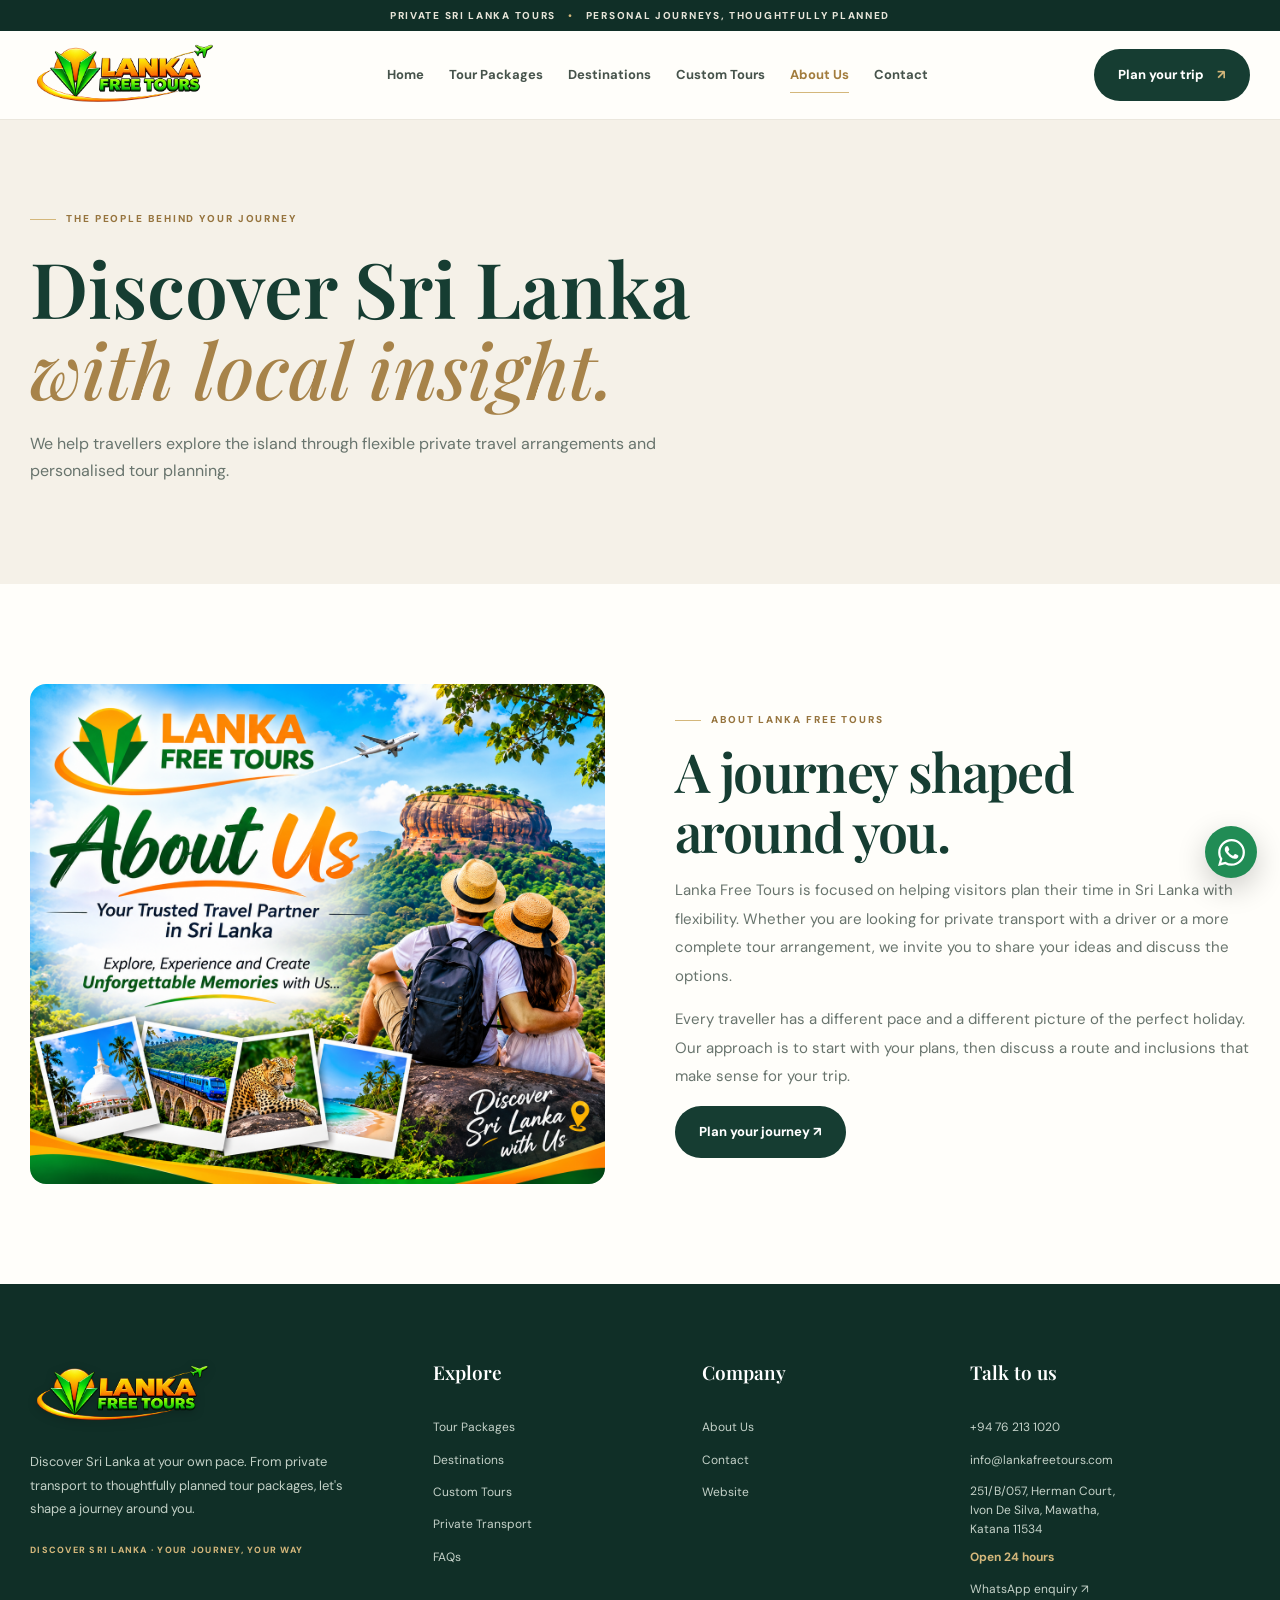
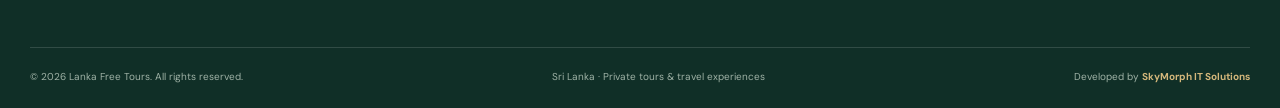
<file: about.html>
<!doctype html>
<html lang="en">
  <head>
    <meta charset="utf-8" />
    <meta name="viewport" content="width=device-width,initial-scale=1" />
    <title>About Lanka Free Tours | Lanka Free Tours</title>
    <meta
      name="description"
      content="Learn about Lanka Free Tours and our flexible private travel experiences in Sri Lanka."
    />
    <meta name="theme-color" content="#163d32" />
    <link rel="canonical" href="https://lankafreetours.com/about.html" />
    <link rel="preconnect" href="https://images.unsplash.com" />
    <link rel="stylesheet" href="assets/css/style.css" />
    <link rel="stylesheet" href="assets/css/motion.css" />
    <meta property="og:locale" content="en_US" />
    <meta property="og:type" content="website" />
    <meta property="og:site_name" content="Lanka Free Tours" />
    <meta
      property="og:title"
      content="About Lanka Free Tours | Lanka Free Tours"
    />
    <meta
      property="og:description"
      content="Learn about Lanka Free Tours and our flexible private travel experiences in Sri Lanka."
    />
    <meta property="og:url" content="https://lankafreetours.com/about.html" />
    <meta
      property="og:image"
      content="https://lankafreetours.com/assets/img/hero-optimized.jpg"
    />
    <meta
      property="og:image:alt"
      content="Scenic Sri Lankan railway and green hillside"
    />
    <meta name="twitter:card" content="summary_large_image" />
    <meta
      name="twitter:title"
      content="About Lanka Free Tours | Lanka Free Tours"
    />
    <meta
      name="twitter:description"
      content="Learn about Lanka Free Tours and our flexible private travel experiences in Sri Lanka."
    />
    <meta
      name="twitter:image"
      content="https://lankafreetours.com/assets/img/hero-optimized.jpg"
    />
    <script type="application/ld+json">
      {
        "@context": "https://schema.org",
        "@type": "TravelAgency",
        "name": "Lanka Free Tours",
        "url": "https://lankafreetours.com/",
        "telephone": "+94 76 213 1020",
        "email": "info@lankafreetours.com",
        "areaServed": { "@type": "Country", "name": "Sri Lanka" },
        "description": "Private tours, transport and driver arrangements, and personalised travel planning in Sri Lanka."
      }
    </script>
    <link rel="icon" type="image/x-icon" href="favicon.ico?v=3" />
    <link
      rel="icon"
      type="image/png"
      sizes="192x192"
      href="assets/img/android-chrome-192x192.png?v=3"
    />
    <link
      rel="icon"
      type="image/png"
      sizes="512x512"
      href="assets/img/android-chrome-512x512.png?v=3"
    />
    <link
      rel="apple-touch-icon"
      sizes="180x180"
      href="assets/img/apple-touch-icon.png?v=3"
    />
  </head>
  <body>
    <div class="topline">
      PRIVATE SRI LANKA TOURS <b>•</b> PERSONAL JOURNEYS, THOUGHTFULLY PLANNED
    </div>
    <header class="header">
      <div class="wrap nav">
        <a class="logo" href="index.html"
          ><img src="assets/img/logo.png" alt="Lanka Free Tours" /></a
        ><button class="menu" aria-label="Toggle menu" aria-expanded="false">
          ☰
        </button>
        <nav class="links">
          <a class="" href="index.html">Home</a
          ><a class="" href="tour-packages.html">Tour Packages</a
          ><a class="" href="destinations.html">Destinations</a
          ><a class="" href="custom-tours.html">Custom Tours</a
          ><a class="active" href="about.html">About Us</a
          ><a class="" href="contact.html">Contact</a>
        </nav>
        <a
          class="navbutton"
          data-wa
          data-msg="Hello Lanka Free Tours! I'd like to plan a trip to Sri Lanka."
          >Plan your trip <span>↗</span></a
        >
      </div>
    </header>
    <main>
      <section class="pagehero">
        <div class="wrap">
          <div class="eyebrow">THE PEOPLE BEHIND YOUR JOURNEY</div>
          <h1>Discover Sri Lanka<br /><i>with local insight.</i></h1>
          <p>
            We help travellers explore the island through flexible private
            travel arrangements and personalised tour planning.
          </p>
        </div>
      </section>
      <section class="section">
        <div class="wrap about-grid">
          <img
            src="assets/img/Explore Sri Lanka With Us.png"
            alt="Sri Lanka cultural heritage"
            loading="lazy"
          />
          <div>
            <div class="eyebrow">ABOUT LANKA FREE TOURS</div>
            <h2>A journey shaped around you.</h2>
            <p class="prose">
              Lanka Free Tours is focused on helping visitors plan their time in
              Sri Lanka with flexibility. Whether you are looking for private
              transport with a driver or a more complete tour arrangement, we
              invite you to share your ideas and discuss the options.
            </p>
            <p class="prose">
              Every traveller has a different pace and a different picture of
              the perfect holiday. Our approach is to start with your plans,
              then discuss a route and inclusions that make sense for your trip.
            </p>
            <a class="btn dark" href="custom-tours.html">Plan your journey ↗</a>
          </div>
        </div>
      </section>
    </main>
    <footer class="footer">
      <div class="wrap">
        <div class="footer-main">
          <div class="footer-brand">
            <img src="assets/img/logo.png" alt="Lanka Free Tours" />
            <p>
              Discover Sri Lanka at your own pace. From private transport to
              thoughtfully planned tour packages, let's shape a journey around
              you.
            </p>
            <div class="social-note">
              DISCOVER SRI LANKA · YOUR JOURNEY, YOUR WAY
            </div>
          </div>
          <div>
            <h4>Explore</h4>
            <a href="tour-packages.html">Tour Packages</a
            ><a href="destinations.html">Destinations</a
            ><a href="custom-tours.html">Custom Tours</a
            ><a href="transport.html">Private Transport</a
            ><a href="faq.html">FAQs</a>
          </div>
          <div>
            <h4>Company</h4>
            <a href="about.html">About Us</a><a href="contact.html">Contact</a
            ><a href="https://lankafreetours.com">Website</a>
          </div>
          <div>
            <h4>Talk to us</h4>
            <a href="https://wa.me/94762131020" target="_blank"
              >+94 76 213 1020</a
            ><a href="mailto:info@lankafreetours.com">info@lankafreetours.com</a
            ><div class="footer-contact"><span>251/B/057, Herman Court,<br>Ivon De Silva, Mawatha,<br>Katana 11534</span><span>Open 24 hours</span></div><a
              data-wa
              data-msg="Hello Lanka Free Tours! I'd like to enquire about a trip."
              >WhatsApp enquiry ↗</a
            >
          </div>
        </div>
        <div class="footer-bottom">
          <span>© 2026 Lanka Free Tours. All rights reserved.</span
          ><span>Sri Lanka · Private tours & travel experiences</span
          ><span class="developer-credit"
            >Developed by
            <a
              href="https://skymorphsolutions.com"
              target="_blank"
              rel="noopener noreferrer"
              >SkyMorph IT Solutions</a
            ></span
          >
        </div>
      </div>
    </footer>
    <a
      class="floatwa"
      data-wa
      data-msg="Hello Lanka Free Tours! I'd like to plan a trip."
      aria-label="Contact us on WhatsApp"
      ><svg
        class="whatsapp-icon"
        viewBox="0 0 24 24"
        aria-hidden="true"
        focusable="false"
      >
        <path
          fill="currentColor"
          d="M17.472 14.382c-.297-.149-1.758-.867-2.03-.967-.273-.099-.471-.148-.67.15-.197.297-.767.966-.94 1.164-.173.198-.347.223-.644.075-.297-.15-1.255-.463-2.39-1.475-.883-.788-1.48-1.761-1.653-2.059-.173-.297-.018-.458.13-.606.134-.133.297-.347.446-.52.149-.174.198-.298.298-.497.099-.198.05-.371-.025-.52-.075-.149-.669-1.612-.916-2.207-.242-.579-.487-.5-.669-.51l-.57-.01c-.198 0-.52.074-.792.372s-1.04 1.016-1.04 2.479 1.065 2.876 1.213 3.074c.149.198 2.095 3.2 5.076 4.487.709.306 1.262.489 1.693.626.711.226 1.358.194 1.87.118.571-.085 1.758-.719 2.006-1.413.248-.694.248-1.289.173-1.413-.074-.124-.272-.198-.57-.347m-5.421 7.403h-.004a9.87 9.87 0 0 1-5.031-1.378l-.361-.214-3.741.982.998-3.648-.235-.374a9.86 9.86 0 0 1-1.51-5.26c.002-5.45 4.436-9.884 9.888-9.884 2.64 0 5.122 1.03 6.988 2.898a9.825 9.825 0 0 1 2.892 6.993c-.003 5.45-4.437 9.885-9.884 9.885m8.413-18.297A11.815 11.815 0 0 0 12.05 0C5.495 0 .16 5.335.157 11.892c0 2.096.547 4.142 1.588 5.946L.057 24l6.305-1.654a11.882 11.882 0 0 0 5.684 1.448h.005c6.554 0 11.89-5.335 11.893-11.893a11.821 11.821 0 0 0-3.48-8.413Z"
        /></svg
    ></a>
    <script src="assets/js/main.js"></script>
  </body>
</html>
</file>
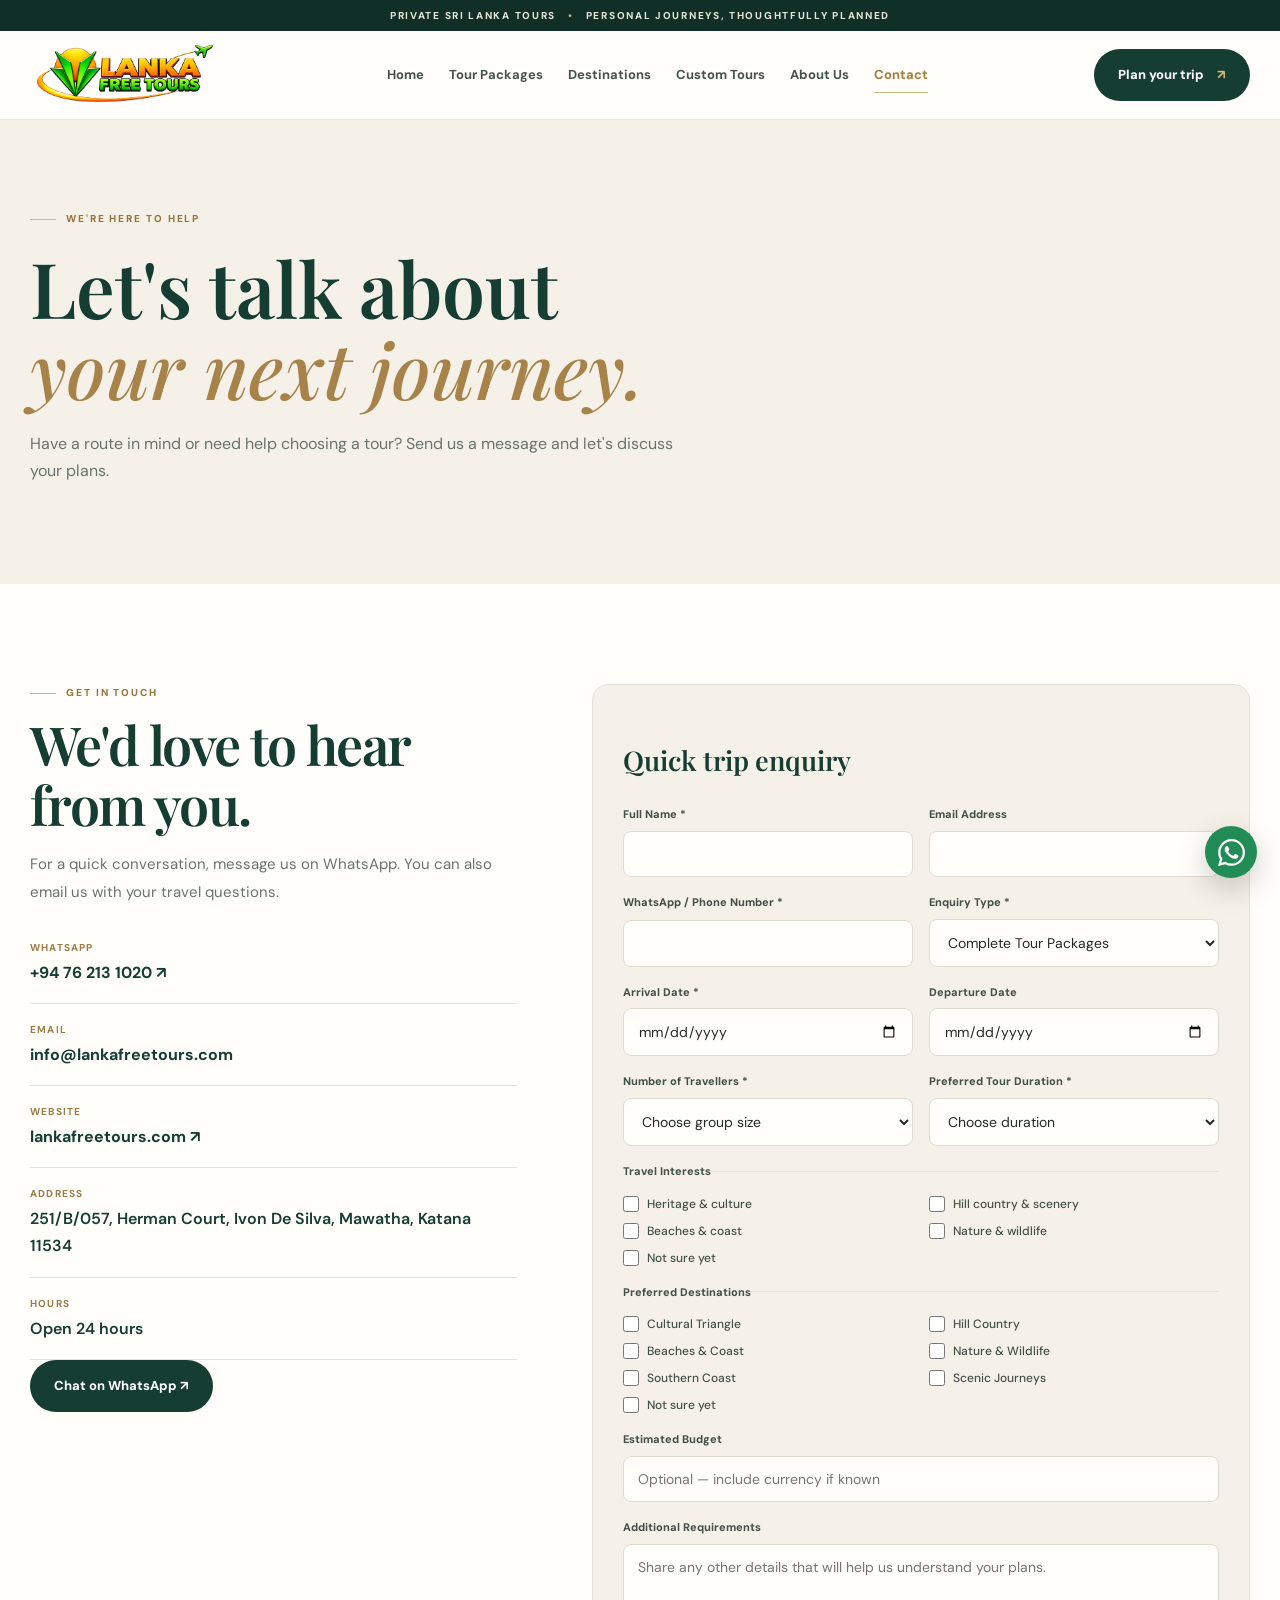
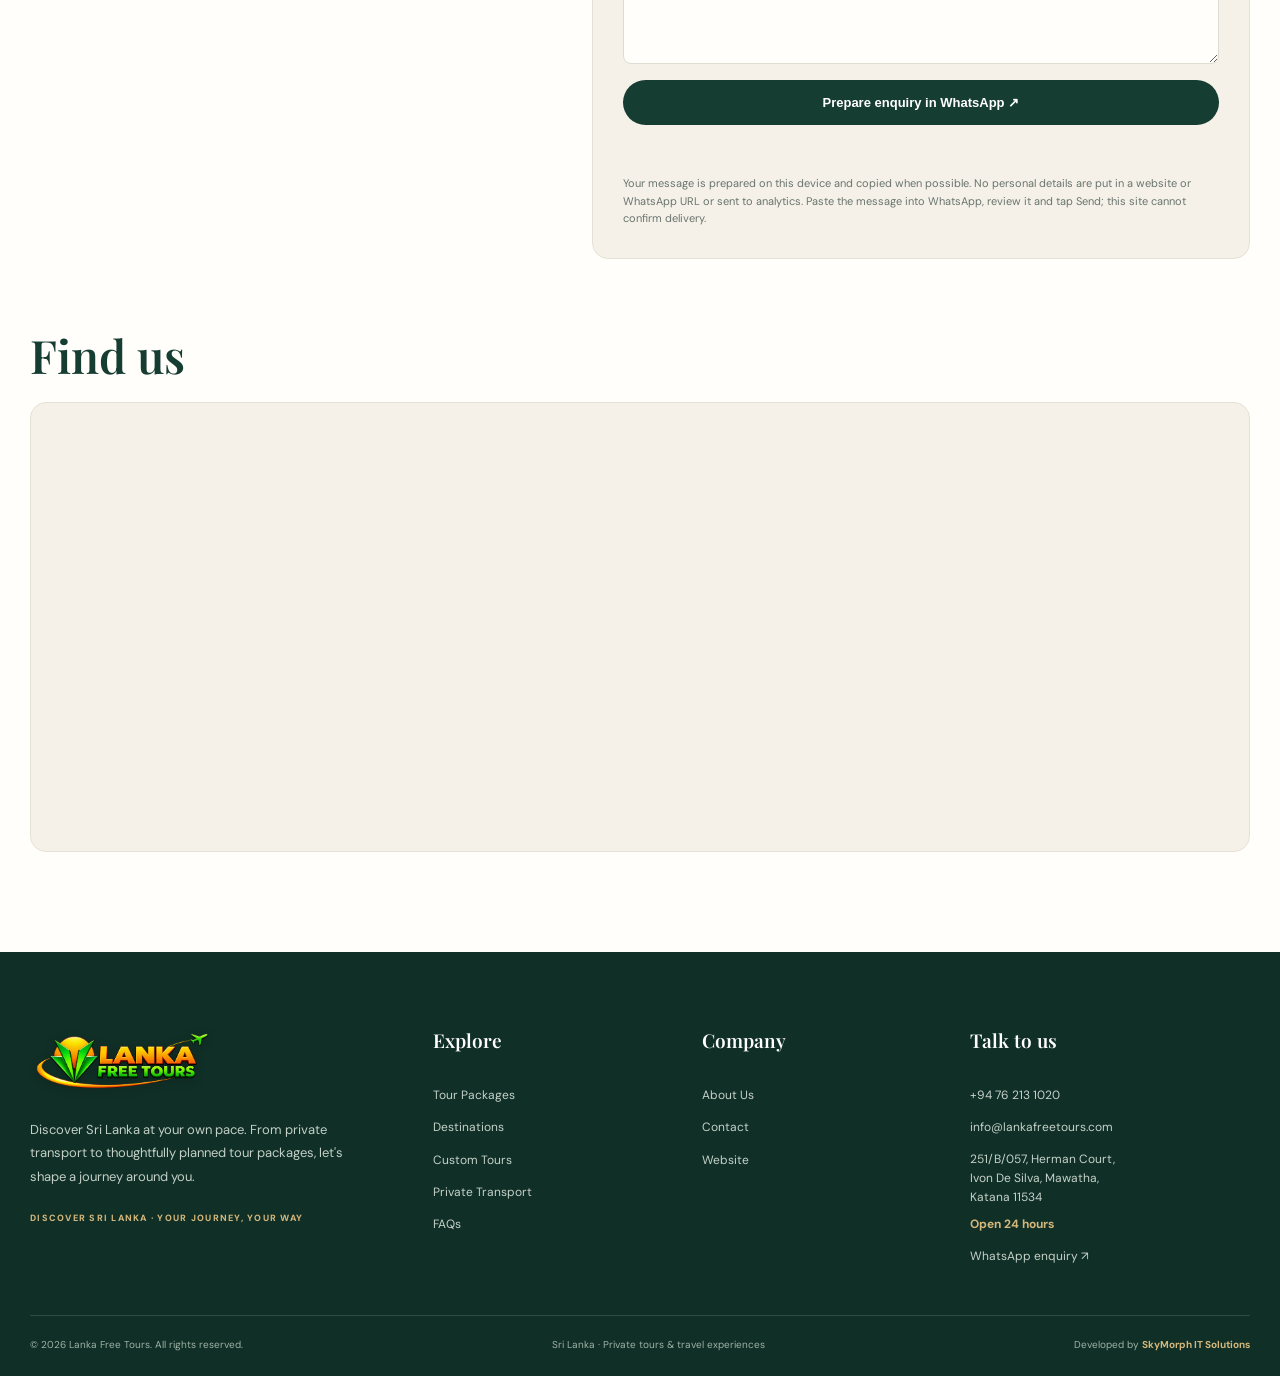
<file: contact.html>
<!doctype html><html lang="en"><head><meta charset="utf-8"><meta name="viewport" content="width=device-width,initial-scale=1"><title>Contact Lanka Free Tours | Lanka Free Tours</title><meta name="description" content="Contact Lanka Free Tours to discuss private tours, transport and custom Sri Lanka holidays."><meta name="theme-color" content="#163d32"><link rel="canonical" href="https://lankafreetours.com/contact.html"><link rel="preconnect" href="https://images.unsplash.com"><link rel="stylesheet" href="assets/css/style.css"><link rel="stylesheet" href="assets/css/motion.css"><meta property="og:locale" content="en_US" /><meta property="og:type" content="website" /><meta property="og:site_name" content="Lanka Free Tours" /><meta property="og:title" content="Contact Lanka Free Tours | Lanka Free Tours" /><meta property="og:description" content="Contact Lanka Free Tours to discuss private tours, transport and custom Sri Lanka holidays." /><meta property="og:url" content="https://lankafreetours.com/contact.html" /><meta property="og:image" content="https://lankafreetours.com/assets/img/hero-optimized.jpg" /><meta property="og:image:alt" content="Scenic Sri Lankan railway and green hillside" /><meta name="twitter:card" content="summary_large_image" /><meta name="twitter:title" content="Contact Lanka Free Tours | Lanka Free Tours" /><meta name="twitter:description" content="Contact Lanka Free Tours to discuss private tours, transport and custom Sri Lanka holidays." /><meta name="twitter:image" content="https://lankafreetours.com/assets/img/hero-optimized.jpg" /><script type="application/ld+json">{"@context":"https://schema.org","@type":"TravelAgency","name":"Lanka Free Tours","url":"https://lankafreetours.com/","telephone":"+94 76 213 1020","email":"info@lankafreetours.com","areaServed":{"@type":"Country","name":"Sri Lanka"},"description":"Private tours, transport and driver arrangements, and personalised travel planning in Sri Lanka."}</script><link rel="icon" type="image/x-icon" href="favicon.ico?v=3"><link rel="icon" type="image/png" sizes="192x192" href="assets/img/android-chrome-192x192.png?v=3"><link rel="icon" type="image/png" sizes="512x512" href="assets/img/android-chrome-512x512.png?v=3"><link rel="apple-touch-icon" sizes="180x180" href="assets/img/apple-touch-icon.png?v=3"></head><body><div class="topline">PRIVATE SRI LANKA TOURS <b>•</b> PERSONAL JOURNEYS, THOUGHTFULLY PLANNED</div><header class="header"><div class="wrap nav"><a class="logo" href="index.html"><img src="assets/img/logo.png" alt="Lanka Free Tours"></a><button class="menu" aria-label="Toggle menu" aria-expanded="false">☰</button><nav class="links"><a class="" href="index.html">Home</a><a class="" href="tour-packages.html">Tour Packages</a><a class="" href="destinations.html">Destinations</a><a class="" href="custom-tours.html">Custom Tours</a><a class="" href="about.html">About Us</a><a class="active" href="contact.html">Contact</a></nav><a class="navbutton" data-wa data-msg="Hello Lanka Free Tours! I'd like to plan a trip to Sri Lanka.">Plan your trip <span>↗</span></a></div></header><main><section class="pagehero"><div class="wrap"><div class="eyebrow">WE'RE HERE TO HELP</div><h1>Let's talk about<br><i>your next journey.</i></h1><p>Have a route in mind or need help choosing a tour? Send us a message and let's discuss your plans.</p></div></section><section class="section"><div class="wrap inquiry-layout"><div><div class="eyebrow">GET IN TOUCH</div><h2>We'd love to hear from you.</h2><p class="prose">For a quick conversation, message us on WhatsApp. You can also email us with your travel questions.</p><div class="contact-line"><b>WhatsApp</b><a href="https://wa.me/94762131020">+94 76 213 1020 ↗</a></div><div class="contact-line"><b>Email</b><a href="mailto:info@lankafreetours.com">info@lankafreetours.com</a></div><div class="contact-line"><b>Website</b><a href="https://lankafreetours.com">lankafreetours.com ↗</a></div><div class="contact-line"><b>Address</b><span>251/B/057, Herman Court, Ivon De Silva, Mawatha, Katana 11534</span></div><div class="contact-line"><b>Hours</b><span>Open 24 hours</span></div><a class="btn dark" href="https://wa.me/94762131020?text=Hello%20Lanka%20Free%20Tours!" target="_blank">Chat on WhatsApp ↗</a></div><div class="form-card"><h3>Quick trip enquiry</h3><form class="inquiry" data-inquiry data-form-location="contact_page" data-service-default="package"><div class="formgrid inquiry-grid"><div><label for="inquiry-name">Full Name *</label><input id="inquiry-name" name="Full Name" type="text" autocomplete="name" maxlength="100" required></div><div><label for="inquiry-email">Email Address</label><input id="inquiry-email" name="Email Address" type="email" autocomplete="email" maxlength="254"></div><div><label for="inquiry-phone">WhatsApp / Phone Number *</label><input id="inquiry-phone" name="WhatsApp / Phone Number" type="tel" autocomplete="tel" inputmode="tel" pattern="[0-9+ .\-\(\)]{7,25}" title="Use numbers and optional +, spaces, parentheses, hyphens, or periods." maxlength="25" required></div><div><label for="inquiry-type">Enquiry Type *</label><select id="inquiry-type" name="Enquiry Type" required><option value="">Choose a service</option><option>Private Transport &amp; Driver Service</option><option>Complete Tour Packages</option></select></div><div><label for="inquiry-arrival">Arrival Date *</label><input id="inquiry-arrival" name="Arrival Date" type="date" required></div><div><label for="inquiry-departure">Departure Date</label><input id="inquiry-departure" name="Departure Date" type="date"></div><div><label for="inquiry-travellers">Number of Travellers *</label><select id="inquiry-travellers" name="Number of Travellers" required><option value="">Choose group size</option><option>1</option><option>2</option><option>3–4</option><option>5–8</option><option>9 or more</option></select></div><div><label for="inquiry-duration">Preferred Tour Duration *</label><select id="inquiry-duration" name="Preferred Tour Duration" required><option value="">Choose duration</option><option>3 days</option><option>5 days</option><option>7 days</option><option>10 days</option><option>More than 10 days</option><option>Not sure yet</option></select></div><fieldset class="wide choice-group"><legend>Travel Interests</legend><div class="choice-list"><label><input type="checkbox" name="Travel Interests" value="Heritage and culture"> Heritage &amp; culture</label><label><input type="checkbox" name="Travel Interests" value="Hill country and scenery"> Hill country &amp; scenery</label><label><input type="checkbox" name="Travel Interests" value="Beaches and coast"> Beaches &amp; coast</label><label><input type="checkbox" name="Travel Interests" value="Nature and wildlife"> Nature &amp; wildlife</label><label><input type="checkbox" name="Travel Interests" value="Not sure yet"> Not sure yet</label></div></fieldset><fieldset class="wide choice-group"><legend>Preferred Destinations</legend><div class="choice-list"><label><input type="checkbox" name="Preferred Destinations" value="Cultural Triangle"> Cultural Triangle</label><label><input type="checkbox" name="Preferred Destinations" value="Hill Country"> Hill Country</label><label><input type="checkbox" name="Preferred Destinations" value="Beaches and Coast"> Beaches &amp; Coast</label><label><input type="checkbox" name="Preferred Destinations" value="Nature and Wildlife"> Nature &amp; Wildlife</label><label><input type="checkbox" name="Preferred Destinations" value="Southern Coast"> Southern Coast</label><label><input type="checkbox" name="Preferred Destinations" value="Scenic Journeys"> Scenic Journeys</label><label><input type="checkbox" name="Preferred Destinations" value="Not sure yet"> Not sure yet</label></div></fieldset><div class="wide"><label for="inquiry-budget">Estimated Budget</label><input id="inquiry-budget" name="Estimated Budget" type="text" maxlength="100" placeholder="Optional — include currency if known"></div><div class="wide"><label for="inquiry-details">Additional Requirements</label><textarea id="inquiry-details" name="Additional Requirements" maxlength="1200" placeholder="Share any other details that will help us understand your plans."></textarea></div><div class="wide"><button class="btn dark" type="submit">Prepare enquiry in WhatsApp ↗</button><p class="form-status micro" data-form-status role="status" aria-live="polite"></p><a class="textlink" data-wa-fallback data-tracking-location="form_fallback" hidden>Open WhatsApp to send your message</a><textarea class="message-preview" data-message-preview aria-label="Prepared WhatsApp message" readonly hidden></textarea><p class="micro privacy-note">Your message is prepared on this device and copied when possible. No personal details are put in a website or WhatsApp URL or sent to analytics. Paste the message into WhatsApp, review it and tap Send; this site cannot confirm delivery.</p></div></div></form></div></div><div class="wrap contact-map"><h2>Find us</h2><div class="map-frame"><iframe title="Lanka Free Tours location on Google Maps" src="https://www.google.com/maps/embed?pb=!1m18!1m12!1m3!1d1013268.0652538884!2d78.67589907812498!3d7.231900699999999!2m3!1f0!2f0!3f0!3m2!1i1024!2i768!4f13.1!3m3!1m2!1s0x3ae2ef6a1cee76d7%3A0x4839854a817fd051!2sLanka%20Free%20Tours!5e0!3m2!1sen!2slk!4v1795061809473!5m2!1sen!2slk" width="600" height="450" style="border:0" allowfullscreen loading="lazy" referrerpolicy="strict-origin-when-cross-origin"></iframe></div></div></section></main><footer class="footer"><div class="wrap"><div class="footer-main"><div class="footer-brand"><img src="assets/img/logo.png" alt="Lanka Free Tours"><p>Discover Sri Lanka at your own pace. From private transport to thoughtfully planned tour packages, let's shape a journey around you.</p><div class="social-note">DISCOVER SRI LANKA · YOUR JOURNEY, YOUR WAY</div></div><div><h4>Explore</h4><a href="tour-packages.html">Tour Packages</a><a href="destinations.html">Destinations</a><a href="custom-tours.html">Custom Tours</a><a href="transport.html">Private Transport</a><a href="faq.html">FAQs</a></div><div><h4>Company</h4><a href="about.html">About Us</a><a href="contact.html">Contact</a><a href="https://lankafreetours.com">Website</a></div><div><h4>Talk to us</h4><a href="https://wa.me/94762131020" target="_blank">+94 76 213 1020</a><a href="mailto:info@lankafreetours.com">info@lankafreetours.com</a><div class="footer-contact"><span>251/B/057, Herman Court,<br>Ivon De Silva, Mawatha,<br>Katana 11534</span><span>Open 24 hours</span></div><a data-wa data-msg="Hello Lanka Free Tours! I'd like to enquire about a trip.">WhatsApp enquiry ↗</a></div></div><div class="footer-bottom"><span>© 2026 Lanka Free Tours. All rights reserved.</span><span>Sri Lanka · Private tours & travel experiences</span><span class="developer-credit">Developed by <a href="https://skymorphsolutions.com" target="_blank" rel="noopener noreferrer">SkyMorph IT Solutions</a></span></div></div></footer><a class="floatwa" data-wa data-msg="Hello Lanka Free Tours! I'd like to plan a trip." aria-label="Contact us on WhatsApp"><svg class="whatsapp-icon" viewBox="0 0 24 24" aria-hidden="true" focusable="false"><path fill="currentColor" d="M17.472 14.382c-.297-.149-1.758-.867-2.03-.967-.273-.099-.471-.148-.67.15-.197.297-.767.966-.94 1.164-.173.198-.347.223-.644.075-.297-.15-1.255-.463-2.39-1.475-.883-.788-1.48-1.761-1.653-2.059-.173-.297-.018-.458.13-.606.134-.133.297-.347.446-.52.149-.174.198-.298.298-.497.099-.198.05-.371-.025-.52-.075-.149-.669-1.612-.916-2.207-.242-.579-.487-.5-.669-.51l-.57-.01c-.198 0-.52.074-.792.372s-1.04 1.016-1.04 2.479 1.065 2.876 1.213 3.074c.149.198 2.095 3.2 5.076 4.487.709.306 1.262.489 1.693.626.711.226 1.358.194 1.87.118.571-.085 1.758-.719 2.006-1.413.248-.694.248-1.289.173-1.413-.074-.124-.272-.198-.57-.347m-5.421 7.403h-.004a9.87 9.87 0 0 1-5.031-1.378l-.361-.214-3.741.982.998-3.648-.235-.374a9.86 9.86 0 0 1-1.51-5.26c.002-5.45 4.436-9.884 9.888-9.884 2.64 0 5.122 1.03 6.988 2.898a9.825 9.825 0 0 1 2.892 6.993c-.003 5.45-4.437 9.885-9.884 9.885m8.413-18.297A11.815 11.815 0 0 0 12.05 0C5.495 0 .16 5.335.157 11.892c0 2.096.547 4.142 1.588 5.946L.057 24l6.305-1.654a11.882 11.882 0 0 0 5.684 1.448h.005c6.554 0 11.89-5.335 11.893-11.893a11.821 11.821 0 0 0-3.48-8.413Z"/></svg></a><script src="assets/js/main.js"></script></body></html>
</file>
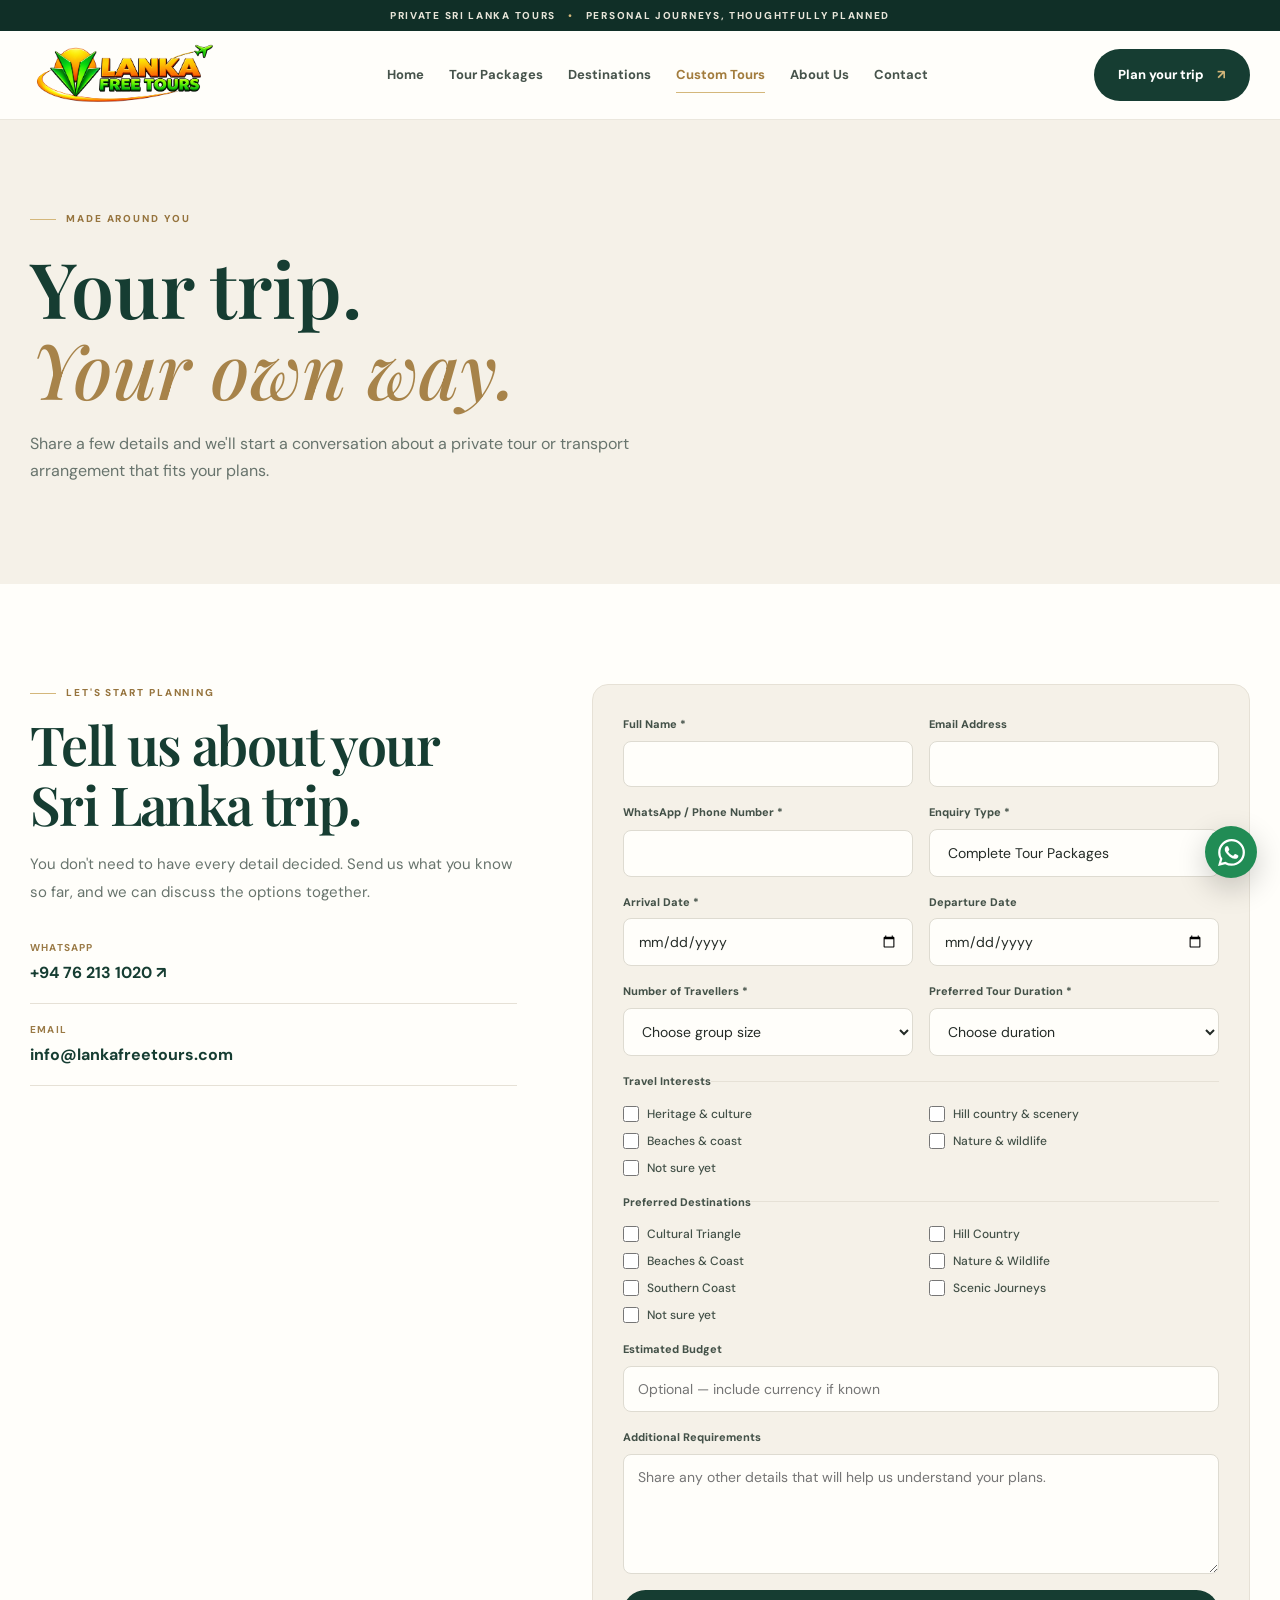
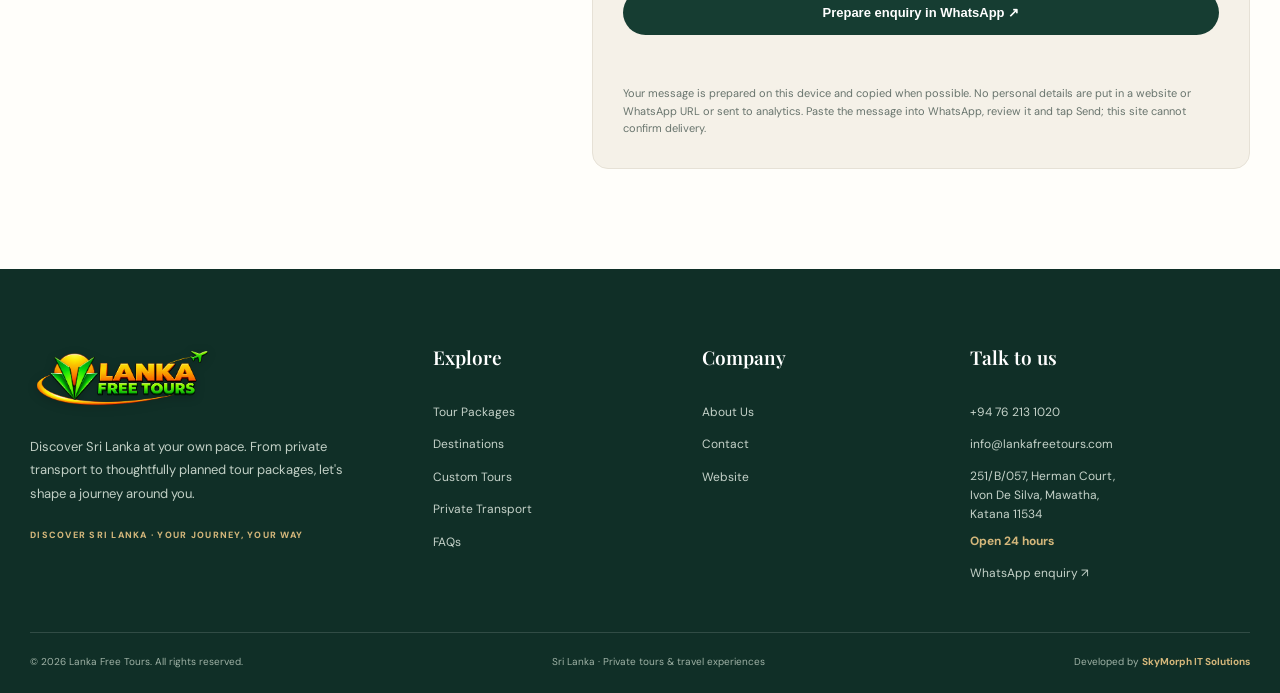
<file: custom-tours.html>
<!doctype html><html lang="en"><head><meta charset="utf-8"><meta name="viewport" content="width=device-width,initial-scale=1"><title>Custom Sri Lanka Tours | Lanka Free Tours</title><meta name="description" content="Plan a custom Sri Lanka private tour or request transport and driver arrangements."><meta name="theme-color" content="#163d32"><link rel="canonical" href="https://lankafreetours.com/custom-tours.html"><link rel="preconnect" href="https://images.unsplash.com"><link rel="stylesheet" href="assets/css/style.css"><link rel="stylesheet" href="assets/css/motion.css"><meta property="og:locale" content="en_US" /><meta property="og:type" content="website" /><meta property="og:site_name" content="Lanka Free Tours" /><meta property="og:title" content="Custom Sri Lanka Tours | Lanka Free Tours" /><meta property="og:description" content="Plan a custom Sri Lanka private tour or request transport and driver arrangements." /><meta property="og:url" content="https://lankafreetours.com/custom-tours.html" /><meta property="og:image" content="https://lankafreetours.com/assets/img/hero-optimized.jpg" /><meta property="og:image:alt" content="Scenic Sri Lankan railway and green hillside" /><meta name="twitter:card" content="summary_large_image" /><meta name="twitter:title" content="Custom Sri Lanka Tours | Lanka Free Tours" /><meta name="twitter:description" content="Plan a custom Sri Lanka private tour or request transport and driver arrangements." /><meta name="twitter:image" content="https://lankafreetours.com/assets/img/hero-optimized.jpg" /><script type="application/ld+json">{"@context":"https://schema.org","@type":"TravelAgency","name":"Lanka Free Tours","url":"https://lankafreetours.com/","telephone":"+94 76 213 1020","email":"info@lankafreetours.com","areaServed":{"@type":"Country","name":"Sri Lanka"},"description":"Private tours, transport and driver arrangements, and personalised travel planning in Sri Lanka."}</script><link rel="icon" type="image/x-icon" href="favicon.ico?v=3"><link rel="icon" type="image/png" sizes="192x192" href="assets/img/android-chrome-192x192.png?v=3"><link rel="icon" type="image/png" sizes="512x512" href="assets/img/android-chrome-512x512.png?v=3"><link rel="apple-touch-icon" sizes="180x180" href="assets/img/apple-touch-icon.png?v=3"></head><body><div class="topline">PRIVATE SRI LANKA TOURS <b>•</b> PERSONAL JOURNEYS, THOUGHTFULLY PLANNED</div><header class="header"><div class="wrap nav"><a class="logo" href="index.html"><img src="assets/img/logo.png" alt="Lanka Free Tours"></a><button class="menu" aria-label="Toggle menu" aria-expanded="false">☰</button><nav class="links"><a class="" href="index.html">Home</a><a class="" href="tour-packages.html">Tour Packages</a><a class="" href="destinations.html">Destinations</a><a class="active" href="custom-tours.html">Custom Tours</a><a class="" href="about.html">About Us</a><a class="" href="contact.html">Contact</a></nav><a class="navbutton" data-wa data-msg="Hello Lanka Free Tours! I'd like to plan a trip to Sri Lanka.">Plan your trip <span>↗</span></a></div></header><main><section class="pagehero"><div class="wrap"><div class="eyebrow">MADE AROUND YOU</div><h1>Your trip.<br><i>Your own way.</i></h1><p>Share a few details and we'll start a conversation about a private tour or transport arrangement that fits your plans.</p></div></section><section class="section"><div class="wrap inquiry-layout"><div><div class="eyebrow">LET'S START PLANNING</div><h2>Tell us about your Sri Lanka trip.</h2><p class="prose">You don't need to have every detail decided. Send us what you know so far, and we can discuss the options together.</p><div class="contact-line"><b>WhatsApp</b><a href="https://wa.me/94762131020">+94 76 213 1020 ↗</a></div><div class="contact-line"><b>Email</b><a href="mailto:info@lankafreetours.com">info@lankafreetours.com</a></div></div><div class="form-card"><form class="inquiry" data-inquiry data-form-location="custom_tours" id="enquiry" data-service-default="package"><div class="formgrid inquiry-grid"><div><label for="inquiry-name">Full Name *</label><input id="inquiry-name" name="Full Name" type="text" autocomplete="name" maxlength="100" required></div><div><label for="inquiry-email">Email Address</label><input id="inquiry-email" name="Email Address" type="email" autocomplete="email" maxlength="254"></div><div><label for="inquiry-phone">WhatsApp / Phone Number *</label><input id="inquiry-phone" name="WhatsApp / Phone Number" type="tel" autocomplete="tel" inputmode="tel" pattern="[0-9+ .\-\(\)]{7,25}" title="Use numbers and optional +, spaces, parentheses, hyphens, or periods." maxlength="25" required></div><div><label for="inquiry-type">Enquiry Type *</label><select id="inquiry-type" name="Enquiry Type" required><option value="">Choose a service</option><option>Private Transport &amp; Driver Service</option><option>Complete Tour Packages</option></select></div><div><label for="inquiry-arrival">Arrival Date *</label><input id="inquiry-arrival" name="Arrival Date" type="date" required></div><div><label for="inquiry-departure">Departure Date</label><input id="inquiry-departure" name="Departure Date" type="date"></div><div><label for="inquiry-travellers">Number of Travellers *</label><select id="inquiry-travellers" name="Number of Travellers" required><option value="">Choose group size</option><option>1</option><option>2</option><option>3–4</option><option>5–8</option><option>9 or more</option></select></div><div><label for="inquiry-duration">Preferred Tour Duration *</label><select id="inquiry-duration" name="Preferred Tour Duration" required><option value="">Choose duration</option><option>3 days</option><option>5 days</option><option>7 days</option><option>10 days</option><option>More than 10 days</option><option>Not sure yet</option></select></div><fieldset class="wide choice-group"><legend>Travel Interests</legend><div class="choice-list"><label><input type="checkbox" name="Travel Interests" value="Heritage and culture"> Heritage &amp; culture</label><label><input type="checkbox" name="Travel Interests" value="Hill country and scenery"> Hill country &amp; scenery</label><label><input type="checkbox" name="Travel Interests" value="Beaches and coast"> Beaches &amp; coast</label><label><input type="checkbox" name="Travel Interests" value="Nature and wildlife"> Nature &amp; wildlife</label><label><input type="checkbox" name="Travel Interests" value="Not sure yet"> Not sure yet</label></div></fieldset><fieldset class="wide choice-group"><legend>Preferred Destinations</legend><div class="choice-list"><label><input type="checkbox" name="Preferred Destinations" value="Cultural Triangle"> Cultural Triangle</label><label><input type="checkbox" name="Preferred Destinations" value="Hill Country"> Hill Country</label><label><input type="checkbox" name="Preferred Destinations" value="Beaches and Coast"> Beaches &amp; Coast</label><label><input type="checkbox" name="Preferred Destinations" value="Nature and Wildlife"> Nature &amp; Wildlife</label><label><input type="checkbox" name="Preferred Destinations" value="Southern Coast"> Southern Coast</label><label><input type="checkbox" name="Preferred Destinations" value="Scenic Journeys"> Scenic Journeys</label><label><input type="checkbox" name="Preferred Destinations" value="Not sure yet"> Not sure yet</label></div></fieldset><div class="wide"><label for="inquiry-budget">Estimated Budget</label><input id="inquiry-budget" name="Estimated Budget" type="text" maxlength="100" placeholder="Optional — include currency if known"></div><div class="wide"><label for="inquiry-details">Additional Requirements</label><textarea id="inquiry-details" name="Additional Requirements" maxlength="1200" placeholder="Share any other details that will help us understand your plans."></textarea></div><div class="wide"><button class="btn dark" type="submit">Prepare enquiry in WhatsApp ↗</button><p class="form-status micro" data-form-status role="status" aria-live="polite"></p><a class="textlink" data-wa-fallback data-tracking-location="form_fallback" hidden>Open WhatsApp to send your message</a><textarea class="message-preview" data-message-preview aria-label="Prepared WhatsApp message" readonly hidden></textarea><p class="micro privacy-note">Your message is prepared on this device and copied when possible. No personal details are put in a website or WhatsApp URL or sent to analytics. Paste the message into WhatsApp, review it and tap Send; this site cannot confirm delivery.</p></div></div></form></div></div></section></main><footer class="footer"><div class="wrap"><div class="footer-main"><div class="footer-brand"><img src="assets/img/logo.png" alt="Lanka Free Tours"><p>Discover Sri Lanka at your own pace. From private transport to thoughtfully planned tour packages, let's shape a journey around you.</p><div class="social-note">DISCOVER SRI LANKA · YOUR JOURNEY, YOUR WAY</div></div><div><h4>Explore</h4><a href="tour-packages.html">Tour Packages</a><a href="destinations.html">Destinations</a><a href="custom-tours.html">Custom Tours</a><a href="transport.html">Private Transport</a><a href="faq.html">FAQs</a></div><div><h4>Company</h4><a href="about.html">About Us</a><a href="contact.html">Contact</a><a href="https://lankafreetours.com">Website</a></div><div><h4>Talk to us</h4><a href="https://wa.me/94762131020" target="_blank">+94 76 213 1020</a><a href="mailto:info@lankafreetours.com">info@lankafreetours.com</a><div class="footer-contact"><span>251/B/057, Herman Court,<br>Ivon De Silva, Mawatha,<br>Katana 11534</span><span>Open 24 hours</span></div><a data-wa data-msg="Hello Lanka Free Tours! I'd like to enquire about a trip.">WhatsApp enquiry ↗</a></div></div><div class="footer-bottom"><span>© 2026 Lanka Free Tours. All rights reserved.</span><span>Sri Lanka · Private tours & travel experiences</span><span class="developer-credit">Developed by <a href="https://skymorphsolutions.com" target="_blank" rel="noopener noreferrer">SkyMorph IT Solutions</a></span></div></div></footer><a class="floatwa" data-wa data-msg="Hello Lanka Free Tours! I'd like to plan a trip." aria-label="Contact us on WhatsApp"><svg class="whatsapp-icon" viewBox="0 0 24 24" aria-hidden="true" focusable="false"><path fill="currentColor" d="M17.472 14.382c-.297-.149-1.758-.867-2.03-.967-.273-.099-.471-.148-.67.15-.197.297-.767.966-.94 1.164-.173.198-.347.223-.644.075-.297-.15-1.255-.463-2.39-1.475-.883-.788-1.48-1.761-1.653-2.059-.173-.297-.018-.458.13-.606.134-.133.297-.347.446-.52.149-.174.198-.298.298-.497.099-.198.05-.371-.025-.52-.075-.149-.669-1.612-.916-2.207-.242-.579-.487-.5-.669-.51l-.57-.01c-.198 0-.52.074-.792.372s-1.04 1.016-1.04 2.479 1.065 2.876 1.213 3.074c.149.198 2.095 3.2 5.076 4.487.709.306 1.262.489 1.693.626.711.226 1.358.194 1.87.118.571-.085 1.758-.719 2.006-1.413.248-.694.248-1.289.173-1.413-.074-.124-.272-.198-.57-.347m-5.421 7.403h-.004a9.87 9.87 0 0 1-5.031-1.378l-.361-.214-3.741.982.998-3.648-.235-.374a9.86 9.86 0 0 1-1.51-5.26c.002-5.45 4.436-9.884 9.888-9.884 2.64 0 5.122 1.03 6.988 2.898a9.825 9.825 0 0 1 2.892 6.993c-.003 5.45-4.437 9.885-9.884 9.885m8.413-18.297A11.815 11.815 0 0 0 12.05 0C5.495 0 .16 5.335.157 11.892c0 2.096.547 4.142 1.588 5.946L.057 24l6.305-1.654a11.882 11.882 0 0 0 5.684 1.448h.005c6.554 0 11.89-5.335 11.893-11.893a11.821 11.821 0 0 0-3.48-8.413Z"/></svg></a><script src="assets/js/main.js"></script></body></html>
</file>
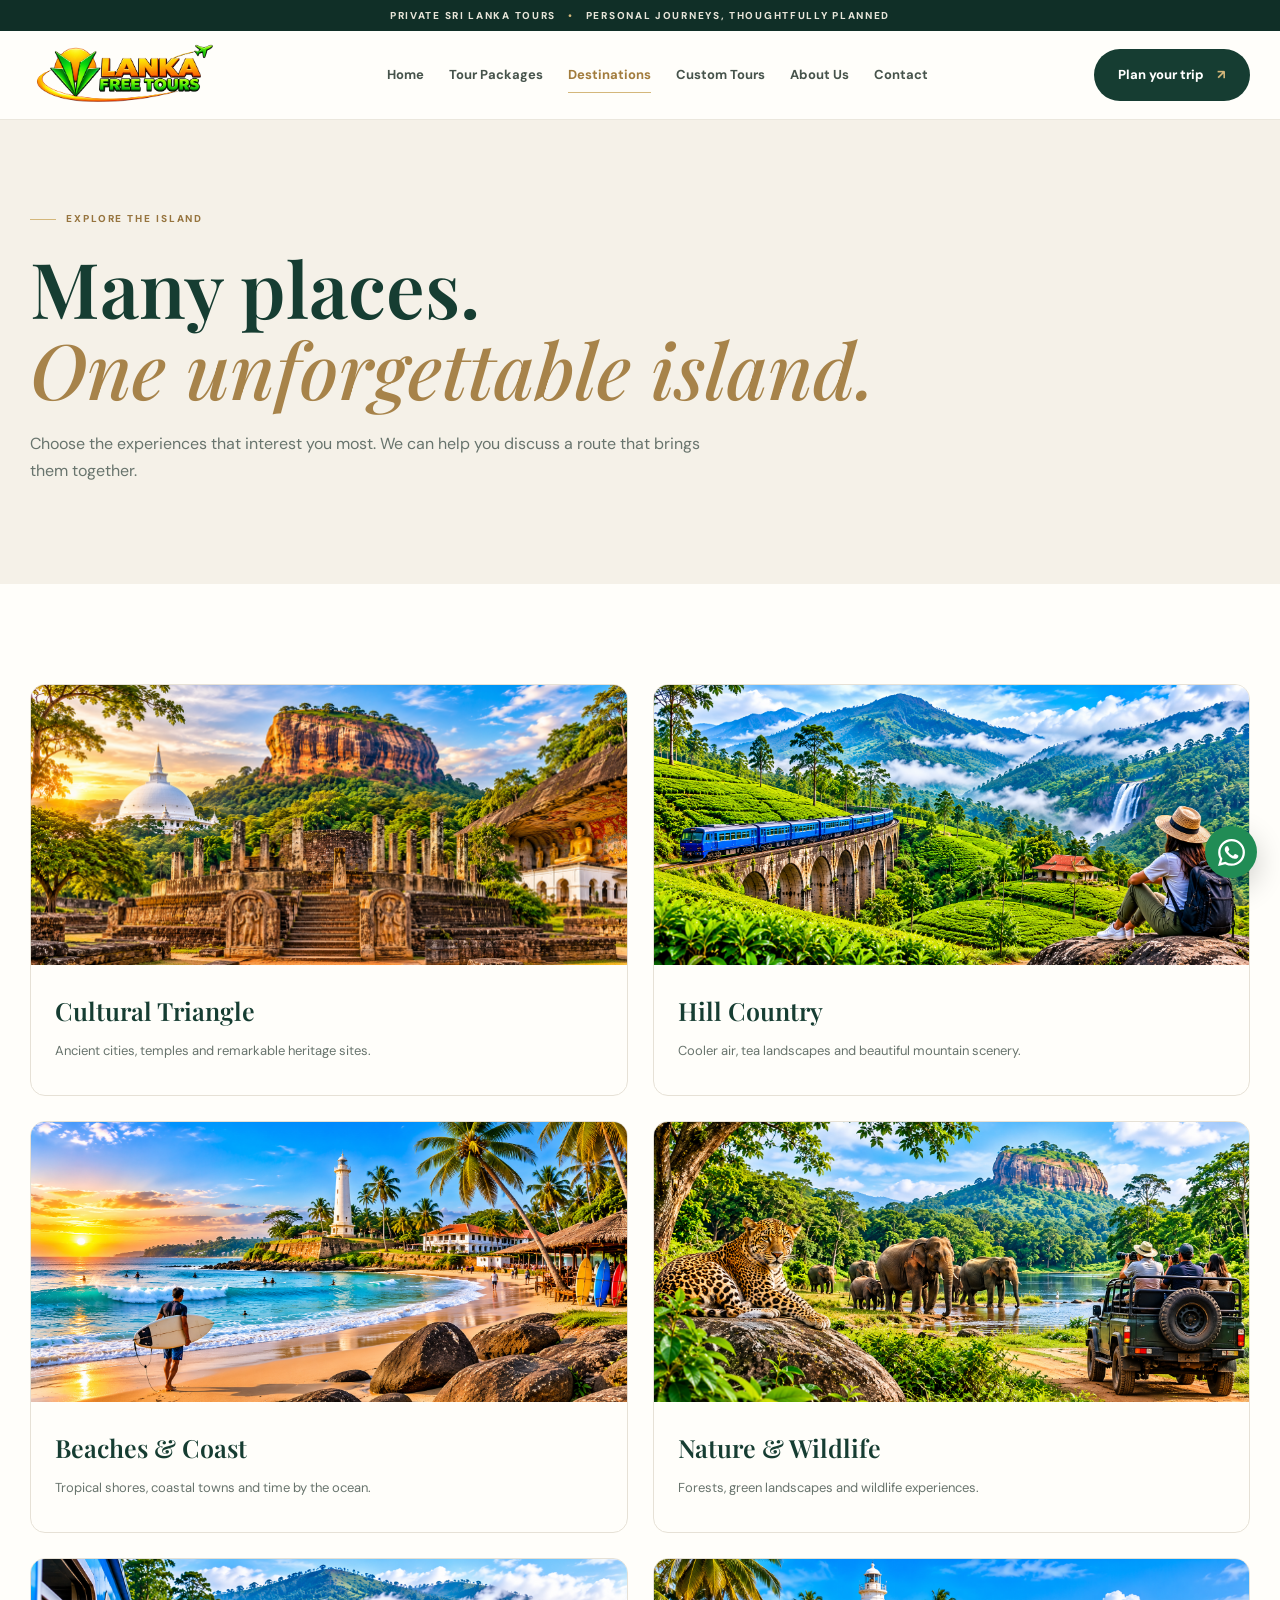
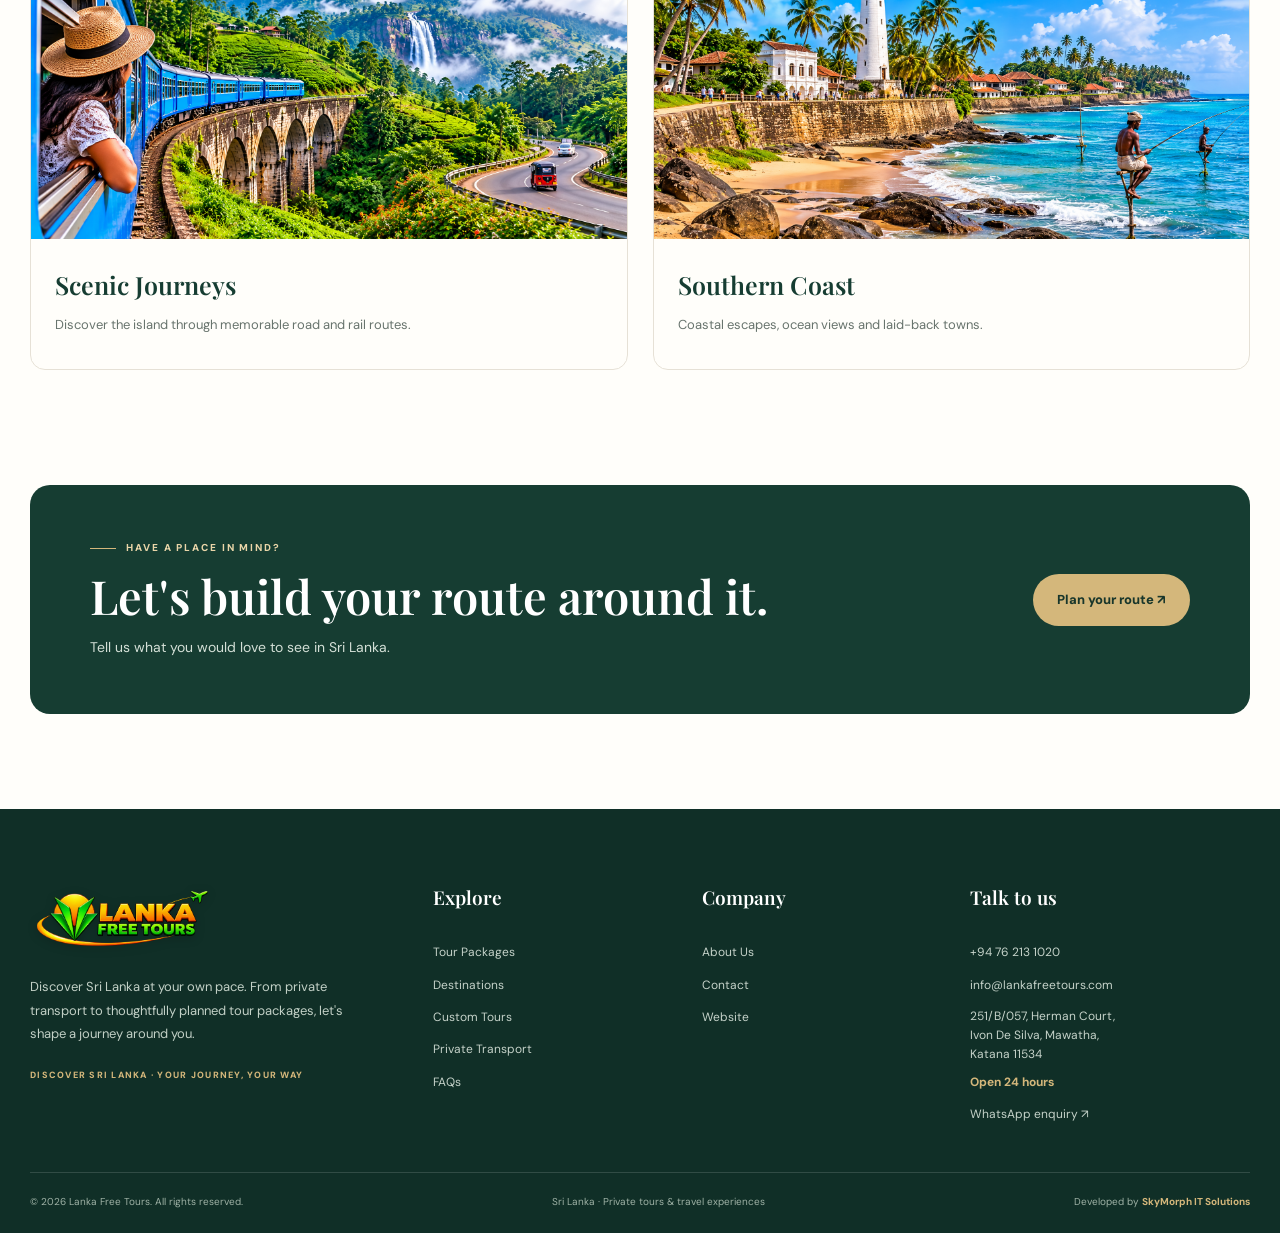
<file: destinations.html>
<!doctype html>
<html lang="en">
  <head>
    <meta charset="utf-8" />
    <meta name="viewport" content="width=device-width,initial-scale=1" />
    <title>Sri Lanka Destinations | Lanka Free Tours</title>
    <meta
      name="description"
      content="Explore Sri Lanka destinations including cultural heritage, hill country, beaches and nature."
    />
    <meta name="theme-color" content="#163d32" />
    <link rel="canonical" href="https://lankafreetours.com/destinations.html" />
    <link rel="preconnect" href="https://images.unsplash.com" />
    <link rel="stylesheet" href="assets/css/style.css" />
    <link rel="stylesheet" href="assets/css/motion.css" />
    <meta property="og:locale" content="en_US" />
    <meta property="og:type" content="website" />
    <meta property="og:site_name" content="Lanka Free Tours" />
    <meta
      property="og:title"
      content="Sri Lanka Destinations | Lanka Free Tours"
    />
    <meta
      property="og:description"
      content="Explore Sri Lanka destinations including cultural heritage, hill country, beaches and nature."
    />
    <meta
      property="og:url"
      content="https://lankafreetours.com/destinations.html"
    />
    <meta
      property="og:image"
      content="https://lankafreetours.com/assets/img/hero-optimized.jpg"
    />
    <meta
      property="og:image:alt"
      content="Scenic Sri Lankan railway and green hillside"
    />
    <meta name="twitter:card" content="summary_large_image" />
    <meta
      name="twitter:title"
      content="Sri Lanka Destinations | Lanka Free Tours"
    />
    <meta
      name="twitter:description"
      content="Explore Sri Lanka destinations including cultural heritage, hill country, beaches and nature."
    />
    <meta
      name="twitter:image"
      content="https://lankafreetours.com/assets/img/hero-optimized.jpg"
    />
    <script type="application/ld+json">
      {
        "@context": "https://schema.org",
        "@type": "TravelAgency",
        "name": "Lanka Free Tours",
        "url": "https://lankafreetours.com/",
        "telephone": "+94 76 213 1020",
        "email": "info@lankafreetours.com",
        "areaServed": { "@type": "Country", "name": "Sri Lanka" },
        "description": "Private tours, transport and driver arrangements, and personalised travel planning in Sri Lanka."
      }
    </script>
    <link rel="icon" type="image/x-icon" href="favicon.ico?v=3" />
    <link
      rel="icon"
      type="image/png"
      sizes="192x192"
      href="assets/img/android-chrome-192x192.png?v=3"
    />
    <link
      rel="icon"
      type="image/png"
      sizes="512x512"
      href="assets/img/android-chrome-512x512.png?v=3"
    />
    <link
      rel="apple-touch-icon"
      sizes="180x180"
      href="assets/img/apple-touch-icon.png?v=3"
    />
  </head>
  <body>
    <div class="topline">
      PRIVATE SRI LANKA TOURS <b>•</b> PERSONAL JOURNEYS, THOUGHTFULLY PLANNED
    </div>
    <header class="header">
      <div class="wrap nav">
        <a class="logo" href="index.html"
          ><img src="assets/img/logo.png" alt="Lanka Free Tours" /></a
        ><button class="menu" aria-label="Toggle menu" aria-expanded="false">
          ☰
        </button>
        <nav class="links">
          <a class="" href="index.html">Home</a
          ><a class="" href="tour-packages.html">Tour Packages</a
          ><a class="active" href="destinations.html">Destinations</a
          ><a class="" href="custom-tours.html">Custom Tours</a
          ><a class="" href="about.html">About Us</a
          ><a class="" href="contact.html">Contact</a>
        </nav>
        <a
          class="navbutton"
          data-wa
          data-msg="Hello Lanka Free Tours! I'd like to plan a trip to Sri Lanka."
          >Plan your trip <span>↗</span></a
        >
      </div>
    </header>
    <main>
      <section class="pagehero">
        <div class="wrap">
          <div class="eyebrow">EXPLORE THE ISLAND</div>
          <h1>Many places.<br /><i>One unforgettable island.</i></h1>
          <p>
            Choose the experiences that interest you most. We can help you
            discuss a route that brings them together.
          </p>
        </div>
      </section>
      <section class="section">
        <div class="wrap place-grid">
          <article class="place">
            <img
              src="assets/img/Cultural_Triangle_Sri_Lanka_1200x600.png"
              alt="Cultural Triangle"
              loading="lazy"
            />
            <div>
              <h3>Cultural Triangle</h3>
              <p>Ancient cities, temples and remarkable heritage sites.</p>
            </div>
          </article>
          <article class="place">
            <img
              src="assets/img/Sri Lankan Tea Hills Panorama.png"
              alt="Hill Country"
              loading="lazy"
            />
            <div>
              <h3>Hill Country</h3>
              <p>Cooler air, tea landscapes and beautiful mountain scenery.</p>
            </div>
          </article>
          <article class="place">
            <img
              src="assets/img/Golden Hour at the Tropical Lighthouse Coast.png"
              alt="Beaches & Coast"
              loading="lazy"
            />
            <div>
              <h3>Beaches & Coast</h3>
              <p>Tropical shores, coastal towns and time by the ocean.</p>
            </div>
          </article>
          <article class="place">
            <img
              src="assets/img/Safari Wildlife by the Water.png"
              alt="Nature & Wildlife"
              loading="lazy"
            />
            <div>
              <h3>Nature & Wildlife</h3>
              <p>Forests, green landscapes and wildlife experiences.</p>
            </div>
          </article>
          <article class="place">
            <img
              src="assets/img/Sri Lankan Hill Country Train Journey.png"
              alt="Scenic Journeys"
              loading="lazy"
            />
            <div>
              <h3>Scenic Journeys</h3>
              <p>Discover the island through memorable road and rail routes.</p>
            </div>
          </article>
          <article class="place">
            <img
              src="assets/img/Sri Lankan Coastal Fort and Stilt Fishermen.png"
              alt="Southern Coast"
              loading="lazy"
            />
            <div>
              <h3>Southern Coast</h3>
              <p>Coastal escapes, ocean views and laid-back towns.</p>
            </div>
          </article>
        </div>
      </section>
      <section class="cta-wrap">
        <div class="wrap cta">
          <div>
            <div class="eyebrow light">HAVE A PLACE IN MIND?</div>
            <h2>Let's build your route around it.</h2>
            <p>Tell us what you would love to see in Sri Lanka.</p>
          </div>
          <a class="btn gold" href="custom-tours.html">Plan your route ↗</a>
        </div>
      </section>
    </main>
    <footer class="footer">
      <div class="wrap">
        <div class="footer-main">
          <div class="footer-brand">
            <img src="assets/img/logo.png" alt="Lanka Free Tours" />
            <p>
              Discover Sri Lanka at your own pace. From private transport to
              thoughtfully planned tour packages, let's shape a journey around
              you.
            </p>
            <div class="social-note">
              DISCOVER SRI LANKA · YOUR JOURNEY, YOUR WAY
            </div>
          </div>
          <div>
            <h4>Explore</h4>
            <a href="tour-packages.html">Tour Packages</a
            ><a href="destinations.html">Destinations</a
            ><a href="custom-tours.html">Custom Tours</a
            ><a href="transport.html">Private Transport</a
            ><a href="faq.html">FAQs</a>
          </div>
          <div>
            <h4>Company</h4>
            <a href="about.html">About Us</a><a href="contact.html">Contact</a
            ><a href="https://lankafreetours.com">Website</a>
          </div>
          <div>
            <h4>Talk to us</h4>
            <a href="https://wa.me/94762131020" target="_blank"
              >+94 76 213 1020</a
            ><a href="mailto:info@lankafreetours.com">info@lankafreetours.com</a
            ><div class="footer-contact"><span>251/B/057, Herman Court,<br>Ivon De Silva, Mawatha,<br>Katana 11534</span><span>Open 24 hours</span></div><a
              data-wa
              data-msg="Hello Lanka Free Tours! I'd like to enquire about a trip."
              >WhatsApp enquiry ↗</a
            >
          </div>
        </div>
        <div class="footer-bottom">
          <span>© 2026 Lanka Free Tours. All rights reserved.</span
          ><span>Sri Lanka · Private tours & travel experiences</span
          ><span class="developer-credit"
            >Developed by
            <a
              href="https://skymorphsolutions.com"
              target="_blank"
              rel="noopener noreferrer"
              >SkyMorph IT Solutions</a
            ></span
          >
        </div>
      </div>
    </footer>
    <a
      class="floatwa"
      data-wa
      data-msg="Hello Lanka Free Tours! I'd like to plan a trip."
      aria-label="Contact us on WhatsApp"
      ><svg
        class="whatsapp-icon"
        viewBox="0 0 24 24"
        aria-hidden="true"
        focusable="false"
      >
        <path
          fill="currentColor"
          d="M17.472 14.382c-.297-.149-1.758-.867-2.03-.967-.273-.099-.471-.148-.67.15-.197.297-.767.966-.94 1.164-.173.198-.347.223-.644.075-.297-.15-1.255-.463-2.39-1.475-.883-.788-1.48-1.761-1.653-2.059-.173-.297-.018-.458.13-.606.134-.133.297-.347.446-.52.149-.174.198-.298.298-.497.099-.198.05-.371-.025-.52-.075-.149-.669-1.612-.916-2.207-.242-.579-.487-.5-.669-.51l-.57-.01c-.198 0-.52.074-.792.372s-1.04 1.016-1.04 2.479 1.065 2.876 1.213 3.074c.149.198 2.095 3.2 5.076 4.487.709.306 1.262.489 1.693.626.711.226 1.358.194 1.87.118.571-.085 1.758-.719 2.006-1.413.248-.694.248-1.289.173-1.413-.074-.124-.272-.198-.57-.347m-5.421 7.403h-.004a9.87 9.87 0 0 1-5.031-1.378l-.361-.214-3.741.982.998-3.648-.235-.374a9.86 9.86 0 0 1-1.51-5.26c.002-5.45 4.436-9.884 9.888-9.884 2.64 0 5.122 1.03 6.988 2.898a9.825 9.825 0 0 1 2.892 6.993c-.003 5.45-4.437 9.885-9.884 9.885m8.413-18.297A11.815 11.815 0 0 0 12.05 0C5.495 0 .16 5.335.157 11.892c0 2.096.547 4.142 1.588 5.946L.057 24l6.305-1.654a11.882 11.882 0 0 0 5.684 1.448h.005c6.554 0 11.89-5.335 11.893-11.893a11.821 11.821 0 0 0-3.48-8.413Z"
        /></svg
    ></a>
    <script src="assets/js/main.js"></script>
  </body>
</html>
</file>
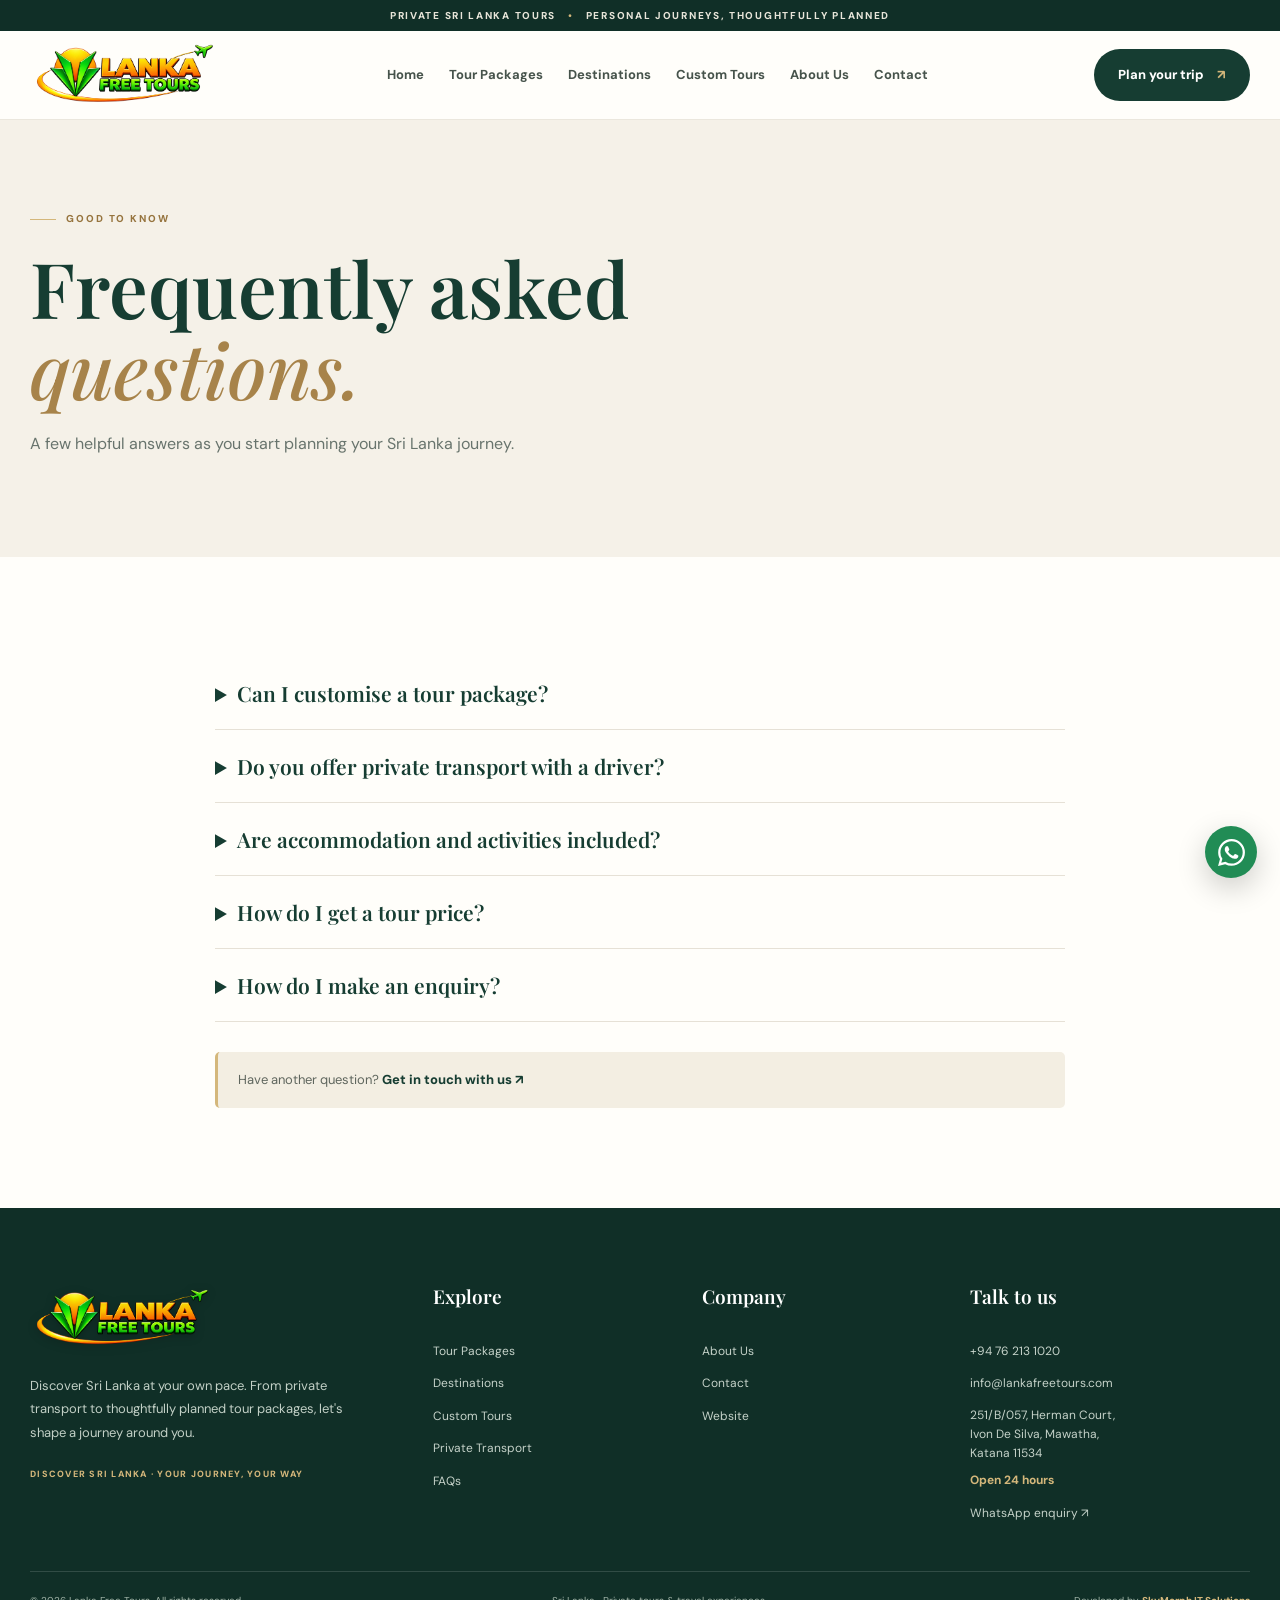
<file: faq.html>
<!doctype html><html lang="en"><head><meta charset="utf-8"><meta name="viewport" content="width=device-width,initial-scale=1"><title>Frequently Asked Questions | Lanka Free Tours</title><meta name="description" content="Answers to common questions about Lanka Free Tours private tours, transport and custom itineraries."><meta name="theme-color" content="#163d32"><link rel="canonical" href="https://lankafreetours.com/faq.html"><link rel="preconnect" href="https://images.unsplash.com"><link rel="stylesheet" href="assets/css/style.css"><link rel="stylesheet" href="assets/css/motion.css"><meta property="og:locale" content="en_US" /><meta property="og:type" content="website" /><meta property="og:site_name" content="Lanka Free Tours" /><meta property="og:title" content="Frequently Asked Questions | Lanka Free Tours" /><meta property="og:description" content="Answers to common questions about Lanka Free Tours private tours, transport and custom itineraries." /><meta property="og:url" content="https://lankafreetours.com/faq.html" /><meta property="og:image" content="https://lankafreetours.com/assets/img/hero-optimized.jpg" /><meta property="og:image:alt" content="Scenic Sri Lankan railway and green hillside" /><meta name="twitter:card" content="summary_large_image" /><meta name="twitter:title" content="Frequently Asked Questions | Lanka Free Tours" /><meta name="twitter:description" content="Answers to common questions about Lanka Free Tours private tours, transport and custom itineraries." /><meta name="twitter:image" content="https://lankafreetours.com/assets/img/hero-optimized.jpg" /><script type="application/ld+json">{"@context":"https://schema.org","@type":"TravelAgency","name":"Lanka Free Tours","url":"https://lankafreetours.com/","telephone":"+94 76 213 1020","email":"info@lankafreetours.com","areaServed":{"@type":"Country","name":"Sri Lanka"},"description":"Private tours, transport and driver arrangements, and personalised travel planning in Sri Lanka."}</script><link rel="icon" type="image/x-icon" href="favicon.ico?v=3"><link rel="icon" type="image/png" sizes="192x192" href="assets/img/android-chrome-192x192.png?v=3"><link rel="icon" type="image/png" sizes="512x512" href="assets/img/android-chrome-512x512.png?v=3"><link rel="apple-touch-icon" sizes="180x180" href="assets/img/apple-touch-icon.png?v=3"></head><body><div class="topline">PRIVATE SRI LANKA TOURS <b>•</b> PERSONAL JOURNEYS, THOUGHTFULLY PLANNED</div><header class="header"><div class="wrap nav"><a class="logo" href="index.html"><img src="assets/img/logo.png" alt="Lanka Free Tours"></a><button class="menu" aria-label="Toggle menu" aria-expanded="false">☰</button><nav class="links"><a class="" href="index.html">Home</a><a class="" href="tour-packages.html">Tour Packages</a><a class="" href="destinations.html">Destinations</a><a class="" href="custom-tours.html">Custom Tours</a><a class="" href="about.html">About Us</a><a class="" href="contact.html">Contact</a></nav><a class="navbutton" data-wa data-msg="Hello Lanka Free Tours! I'd like to plan a trip to Sri Lanka.">Plan your trip <span>↗</span></a></div></header><main><section class="pagehero"><div class="wrap"><div class="eyebrow">GOOD TO KNOW</div><h1>Frequently asked<br><i>questions.</i></h1><p>A few helpful answers as you start planning your Sri Lanka journey.</p></div></section><section class="section"><div class="wrap faq-wrap"><details class="faq"><summary>Can I customise a tour package?</summary><p>Yes. The suggested trip lengths are starting points. Routes, duration and inclusions can be discussed around your interests and travel plans.</p></details><details class="faq"><summary>Do you offer private transport with a driver?</summary><p>You can enquire about private transport and driver arrangements for your own itinerary.</p></details><details class="faq"><summary>Are accommodation and activities included?</summary><p>Package inclusions are flexible. Please tell us what you need so the details can be discussed and confirmed in your quote.</p></details><details class="faq"><summary>How do I get a tour price?</summary><p>Send your dates, group size and preferred travel style through the enquiry form or WhatsApp. We will discuss the details needed to prepare a personalised quote.</p></details><details class="faq"><summary>How do I make an enquiry?</summary><p>Use the custom tour form on this website or contact us directly through WhatsApp or email.</p></details><div class="notice">Have another question? <a href="contact.html">Get in touch with us ↗</a></div></div></section></main><footer class="footer"><div class="wrap"><div class="footer-main"><div class="footer-brand"><img src="assets/img/logo.png" alt="Lanka Free Tours"><p>Discover Sri Lanka at your own pace. From private transport to thoughtfully planned tour packages, let's shape a journey around you.</p><div class="social-note">DISCOVER SRI LANKA · YOUR JOURNEY, YOUR WAY</div></div><div><h4>Explore</h4><a href="tour-packages.html">Tour Packages</a><a href="destinations.html">Destinations</a><a href="custom-tours.html">Custom Tours</a><a href="transport.html">Private Transport</a><a href="faq.html">FAQs</a></div><div><h4>Company</h4><a href="about.html">About Us</a><a href="contact.html">Contact</a><a href="https://lankafreetours.com">Website</a></div><div><h4>Talk to us</h4><a href="https://wa.me/94762131020" target="_blank">+94 76 213 1020</a><a href="mailto:info@lankafreetours.com">info@lankafreetours.com</a><div class="footer-contact"><span>251/B/057, Herman Court,<br>Ivon De Silva, Mawatha,<br>Katana 11534</span><span>Open 24 hours</span></div><a data-wa data-msg="Hello Lanka Free Tours! I'd like to enquire about a trip.">WhatsApp enquiry ↗</a></div></div><div class="footer-bottom"><span>© 2026 Lanka Free Tours. All rights reserved.</span><span>Sri Lanka · Private tours & travel experiences</span><span class="developer-credit">Developed by <a href="https://skymorphsolutions.com" target="_blank" rel="noopener noreferrer">SkyMorph IT Solutions</a></span></div></div></footer><a class="floatwa" data-wa data-msg="Hello Lanka Free Tours! I'd like to plan a trip." aria-label="Contact us on WhatsApp"><svg class="whatsapp-icon" viewBox="0 0 24 24" aria-hidden="true" focusable="false"><path fill="currentColor" d="M17.472 14.382c-.297-.149-1.758-.867-2.03-.967-.273-.099-.471-.148-.67.15-.197.297-.767.966-.94 1.164-.173.198-.347.223-.644.075-.297-.15-1.255-.463-2.39-1.475-.883-.788-1.48-1.761-1.653-2.059-.173-.297-.018-.458.13-.606.134-.133.297-.347.446-.52.149-.174.198-.298.298-.497.099-.198.05-.371-.025-.52-.075-.149-.669-1.612-.916-2.207-.242-.579-.487-.5-.669-.51l-.57-.01c-.198 0-.52.074-.792.372s-1.04 1.016-1.04 2.479 1.065 2.876 1.213 3.074c.149.198 2.095 3.2 5.076 4.487.709.306 1.262.489 1.693.626.711.226 1.358.194 1.87.118.571-.085 1.758-.719 2.006-1.413.248-.694.248-1.289.173-1.413-.074-.124-.272-.198-.57-.347m-5.421 7.403h-.004a9.87 9.87 0 0 1-5.031-1.378l-.361-.214-3.741.982.998-3.648-.235-.374a9.86 9.86 0 0 1-1.51-5.26c.002-5.45 4.436-9.884 9.888-9.884 2.64 0 5.122 1.03 6.988 2.898a9.825 9.825 0 0 1 2.892 6.993c-.003 5.45-4.437 9.885-9.884 9.885m8.413-18.297A11.815 11.815 0 0 0 12.05 0C5.495 0 .16 5.335.157 11.892c0 2.096.547 4.142 1.588 5.946L.057 24l6.305-1.654a11.882 11.882 0 0 0 5.684 1.448h.005c6.554 0 11.89-5.335 11.893-11.893a11.821 11.821 0 0 0-3.48-8.413Z"/></svg></a><script src="assets/js/main.js"></script></body></html>
</file>
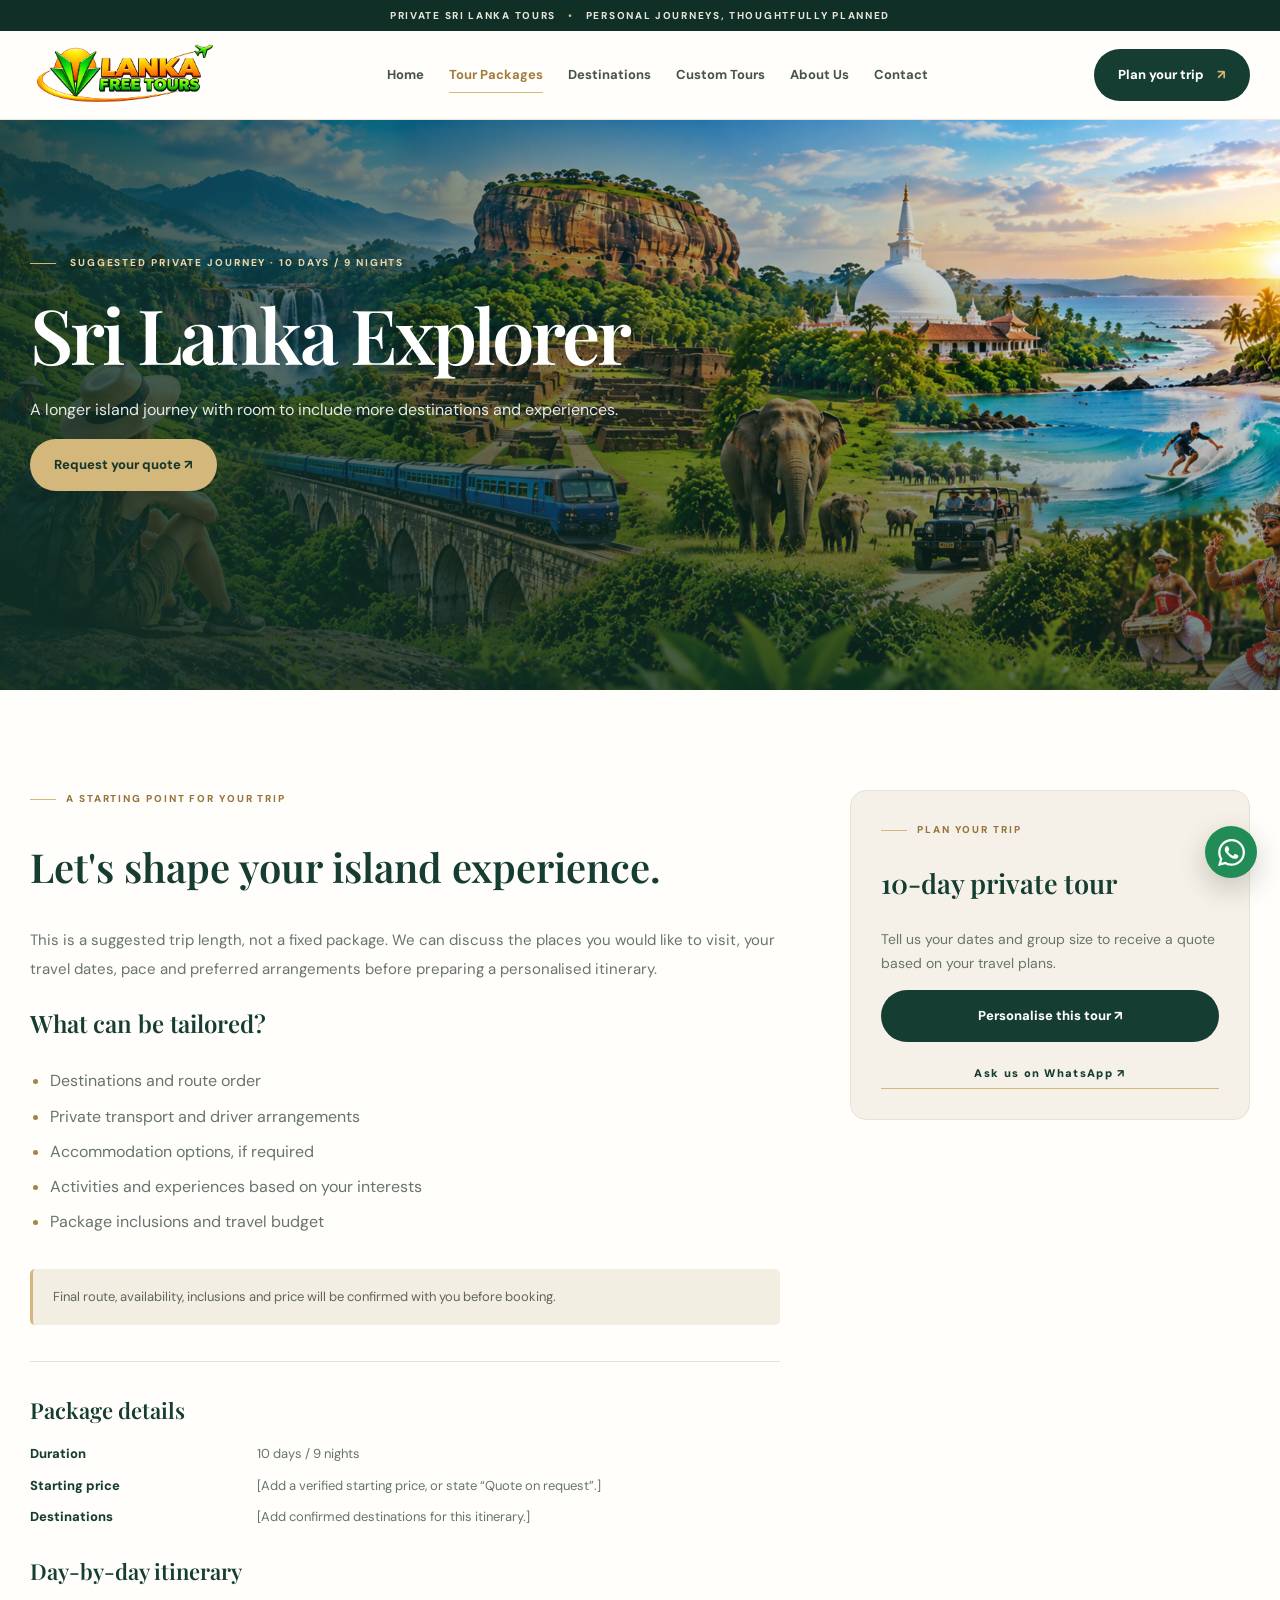
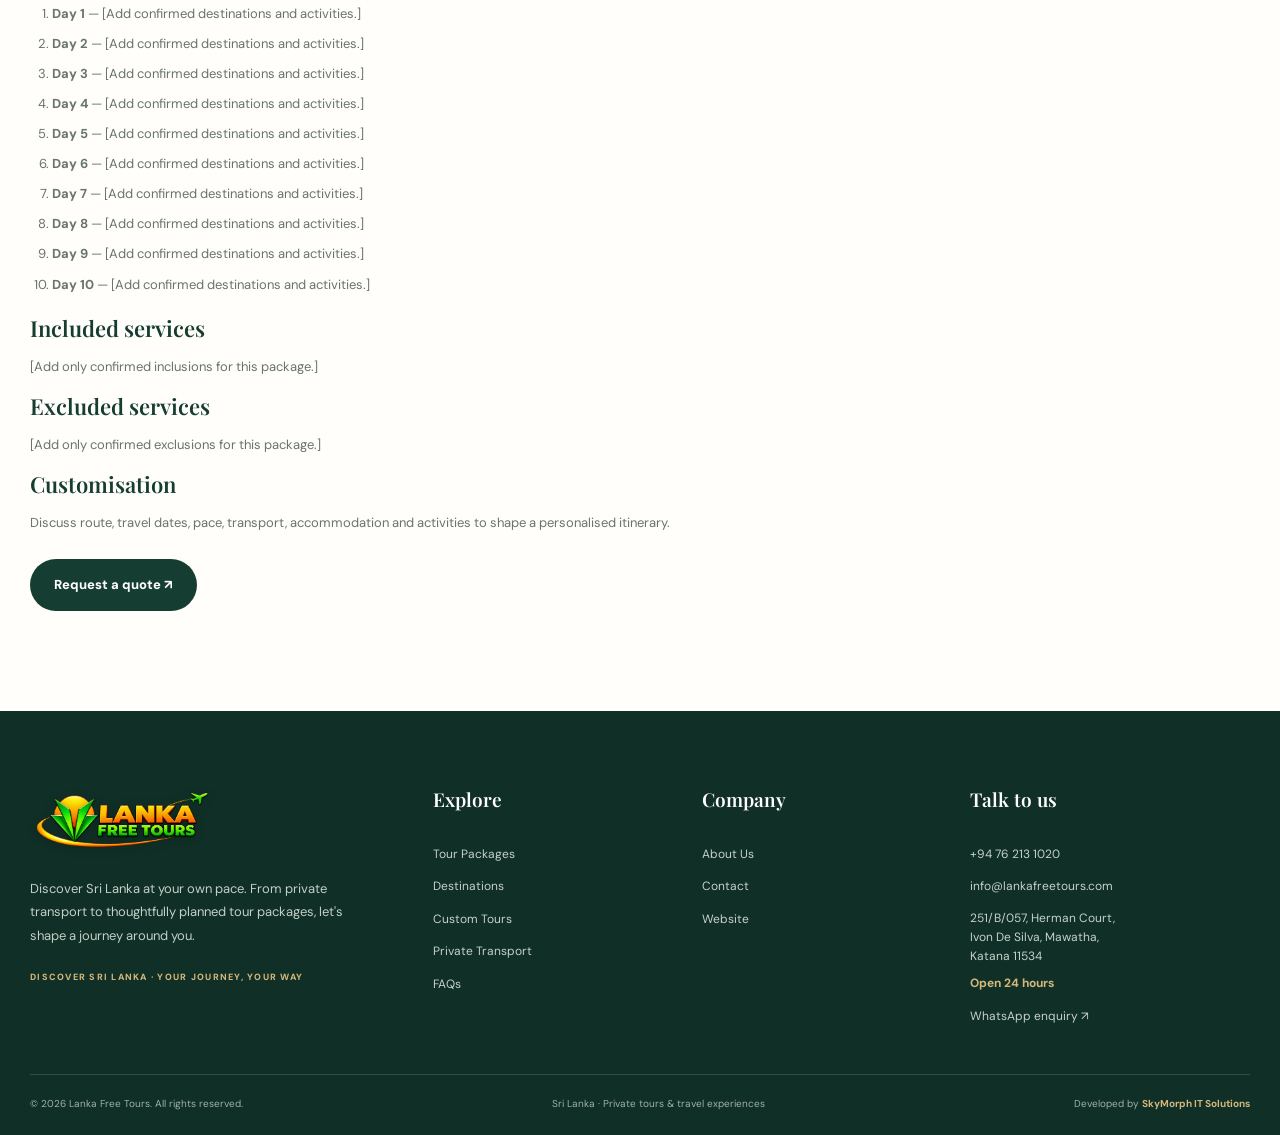
<file: tour-10-day.html>
<!doctype html>
<html lang="en">
  <head>
    <meta charset="utf-8" />
    <meta name="viewport" content="width=device-width,initial-scale=1" />
    <title>10 Day Sri Lanka Explorer | Lanka Free Tours</title>
    <meta
      name="description"
      content="Explore a flexible 10-day Sri Lanka private tour idea with an editable day-by-day planning outline and request a personalised quote."
    />
    <meta name="theme-color" content="#163d32" />
    <link rel="canonical" href="https://lankafreetours.com/tour-10-day.html" />
    <link rel="preconnect" href="https://images.unsplash.com" />
    <link rel="stylesheet" href="assets/css/style.css" />
    <link rel="stylesheet" href="assets/css/motion.css" />
    <meta property="og:locale" content="en_US" />
    <meta property="og:type" content="website" />
    <meta property="og:site_name" content="Lanka Free Tours" />
    <meta
      property="og:title"
      content="10 Day Sri Lanka Explorer | Lanka Free Tours"
    />
    <meta
      property="og:description"
      content="Explore a flexible 10-day Sri Lanka private tour idea with an editable day-by-day planning outline and request a personalised quote."
    />
    <meta
      property="og:url"
      content="https://lankafreetours.com/tour-10-day.html"
    />
    <meta
      property="og:image"
      content="https://lankafreetours.com/assets/img/hero-optimized.jpg"
    />
    <meta
      property="og:image:alt"
      content="Scenic Sri Lankan railway and green hillside"
    />
    <meta name="twitter:card" content="summary_large_image" />
    <meta
      name="twitter:title"
      content="10 Day Sri Lanka Explorer | Lanka Free Tours"
    />
    <meta
      name="twitter:description"
      content="Explore a flexible 10-day Sri Lanka private tour idea with an editable day-by-day planning outline and request a personalised quote."
    />
    <meta
      name="twitter:image"
      content="https://lankafreetours.com/assets/img/hero-optimized.jpg"
    />
    <script type="application/ld+json">
      {
        "@context": "https://schema.org",
        "@type": "TravelAgency",
        "name": "Lanka Free Tours",
        "url": "https://lankafreetours.com/",
        "telephone": "+94 76 213 1020",
        "email": "info@lankafreetours.com",
        "areaServed": { "@type": "Country", "name": "Sri Lanka" },
        "description": "Private tours, transport and driver arrangements, and personalised travel planning in Sri Lanka."
      }
    </script>
    <link rel="icon" type="image/x-icon" href="favicon.ico?v=3" />
    <link
      rel="icon"
      type="image/png"
      sizes="192x192"
      href="assets/img/android-chrome-192x192.png?v=3"
    />
    <link
      rel="icon"
      type="image/png"
      sizes="512x512"
      href="assets/img/android-chrome-512x512.png?v=3"
    />
    <link
      rel="apple-touch-icon"
      sizes="180x180"
      href="assets/img/apple-touch-icon.png?v=3"
    />
  </head>
  <body>
    <div class="topline">
      PRIVATE SRI LANKA TOURS <b>•</b> PERSONAL JOURNEYS, THOUGHTFULLY PLANNED
    </div>
    <header class="header">
      <div class="wrap nav">
        <a class="logo" href="index.html"
          ><img src="assets/img/logo.png" alt="Lanka Free Tours" /></a
        ><button class="menu" aria-label="Toggle menu" aria-expanded="false">
          ☰
        </button>
        <nav class="links">
          <a class="" href="index.html">Home</a
          ><a class="active" href="tour-packages.html">Tour Packages</a
          ><a class="" href="destinations.html">Destinations</a
          ><a class="" href="custom-tours.html">Custom Tours</a
          ><a class="" href="about.html">About Us</a
          ><a class="" href="contact.html">Contact</a>
        </nav>
        <a
          class="navbutton"
          data-wa
          data-msg="Hello Lanka Free Tours! I'd like to plan a trip to Sri Lanka."
          >Plan your trip <span>↗</span></a
        >
      </div>
    </header>
    <main>
      <section class="detail-hero">
        <img
          src="assets/img/Sri Lanka_ A Journey in One Panorama.png"
          alt="Sri Lanka Explorer"
        />
        <div class="detail-shade"></div>
        <div class="wrap detail-title">
          <div class="eyebrow light">
            SUGGESTED PRIVATE JOURNEY · 10 DAYS / 9 NIGHTS
          </div>
          <h1>Sri Lanka Explorer</h1>
          <p>
            A longer island journey with room to include more destinations and
            experiences.
          </p>
          <a class="btn gold" href="custom-tours.html">Request your quote ↗</a>
        </div>
      </section>
      <section class="section">
        <div class="wrap detail-layout">
          <article>
            <div class="eyebrow">A STARTING POINT FOR YOUR TRIP</div>
            <h2>Let's shape your island experience.</h2>
            <p class="prose">
              This is a suggested trip length, not a fixed package. We can
              discuss the places you would like to visit, your travel dates,
              pace and preferred arrangements before preparing a personalised
              itinerary.
            </p>
            <h3>What can be tailored?</h3>
            <ul class="ticks">
              <li>Destinations and route order</li>
              <li>Private transport and driver arrangements</li>
              <li>Accommodation options, if required</li>
              <li>Activities and experiences based on your interests</li>
              <li>Package inclusions and travel budget</li>
            </ul>
            <div class="notice">
              Final route, availability, inclusions and price will be confirmed
              with you before booking.
            </div>
            <section
              class="package-facts"
              aria-labelledby="package-facts-title"
            >
              <h3 id="package-facts-title">Package details</h3>
              <dl>
                <dt>Duration</dt>
                <dd>10 days / 9 nights</dd>
                <dt>Starting price</dt>
                <dd>
                  [Add a verified starting price, or state “Quote on request”.]
                </dd>
                <dt>Destinations</dt>
                <dd>[Add confirmed destinations for this itinerary.]</dd>
              </dl>
              <h3>Day-by-day itinerary</h3>
              <ol>
                <li>
                  <strong>Day 1</strong> — [Add confirmed destinations and
                  activities.]
                </li>
                <li>
                  <strong>Day 2</strong> — [Add confirmed destinations and
                  activities.]
                </li>
                <li>
                  <strong>Day 3</strong> — [Add confirmed destinations and
                  activities.]
                </li>
                <li>
                  <strong>Day 4</strong> — [Add confirmed destinations and
                  activities.]
                </li>
                <li>
                  <strong>Day 5</strong> — [Add confirmed destinations and
                  activities.]
                </li>
                <li>
                  <strong>Day 6</strong> — [Add confirmed destinations and
                  activities.]
                </li>
                <li>
                  <strong>Day 7</strong> — [Add confirmed destinations and
                  activities.]
                </li>
                <li>
                  <strong>Day 8</strong> — [Add confirmed destinations and
                  activities.]
                </li>
                <li>
                  <strong>Day 9</strong> — [Add confirmed destinations and
                  activities.]
                </li>
                <li>
                  <strong>Day 10</strong> — [Add confirmed destinations and
                  activities.]
                </li>
              </ol>
              <h3>Included services</h3>
              <p>[Add only confirmed inclusions for this package.]</p>
              <h3>Excluded services</h3>
              <p>[Add only confirmed exclusions for this package.]</p>
              <h3>Customisation</h3>
              <p>
                Discuss route, travel dates, pace, transport, accommodation and
                activities to shape a personalised itinerary.
              </p>
              <a
                class="btn dark"
                href="custom-tours.html#enquiry"
                data-tracking-action="tour_enquiry"
                >Request a quote ↗</a
              >
            </section>
          </article>
          <aside class="quote-card">
            <div class="eyebrow">PLAN YOUR TRIP</div>
            <h3>10-day private tour</h3>
            <p>
              Tell us your dates and group size to receive a quote based on your
              travel plans.
            </p>
            <a class="btn dark full" href="custom-tours.html"
              >Personalise this tour ↗</a
            ><a
              class="textlink"
              data-wa
              data-msg="Hello Lanka Free Tours! I'm interested in the 10-day Sri Lanka Explorer itinerary. Please send me more details."
              >Ask us on WhatsApp ↗</a
            >
          </aside>
        </div>
      </section>
    </main>
    <footer class="footer">
      <div class="wrap">
        <div class="footer-main">
          <div class="footer-brand">
            <img src="assets/img/logo.png" alt="Lanka Free Tours" />
            <p>
              Discover Sri Lanka at your own pace. From private transport to
              thoughtfully planned tour packages, let's shape a journey around
              you.
            </p>
            <div class="social-note">
              DISCOVER SRI LANKA · YOUR JOURNEY, YOUR WAY
            </div>
          </div>
          <div>
            <h4>Explore</h4>
            <a href="tour-packages.html">Tour Packages</a
            ><a href="destinations.html">Destinations</a
            ><a href="custom-tours.html">Custom Tours</a
            ><a href="transport.html">Private Transport</a
            ><a href="faq.html">FAQs</a>
          </div>
          <div>
            <h4>Company</h4>
            <a href="about.html">About Us</a><a href="contact.html">Contact</a
            ><a href="https://lankafreetours.com">Website</a>
          </div>
          <div>
            <h4>Talk to us</h4>
            <a href="https://wa.me/94762131020" target="_blank"
              >+94 76 213 1020</a
            ><a href="mailto:info@lankafreetours.com">info@lankafreetours.com</a
            ><div class="footer-contact"><span>251/B/057, Herman Court,<br>Ivon De Silva, Mawatha,<br>Katana 11534</span><span>Open 24 hours</span></div><a
              data-wa
              data-msg="Hello Lanka Free Tours! I'd like to enquire about a trip."
              >WhatsApp enquiry ↗</a
            >
          </div>
        </div>
        <div class="footer-bottom">
          <span>© 2026 Lanka Free Tours. All rights reserved.</span
          ><span>Sri Lanka · Private tours & travel experiences</span
          ><span class="developer-credit"
            >Developed by
            <a
              href="https://skymorphsolutions.com"
              target="_blank"
              rel="noopener noreferrer"
              >SkyMorph IT Solutions</a
            ></span
          >
        </div>
      </div>
    </footer>
    <a
      class="floatwa"
      data-wa
      data-msg="Hello Lanka Free Tours! I'd like to plan a trip."
      aria-label="Contact us on WhatsApp"
      ><svg
        class="whatsapp-icon"
        viewBox="0 0 24 24"
        aria-hidden="true"
        focusable="false"
      >
        <path
          fill="currentColor"
          d="M17.472 14.382c-.297-.149-1.758-.867-2.03-.967-.273-.099-.471-.148-.67.15-.197.297-.767.966-.94 1.164-.173.198-.347.223-.644.075-.297-.15-1.255-.463-2.39-1.475-.883-.788-1.48-1.761-1.653-2.059-.173-.297-.018-.458.13-.606.134-.133.297-.347.446-.52.149-.174.198-.298.298-.497.099-.198.05-.371-.025-.52-.075-.149-.669-1.612-.916-2.207-.242-.579-.487-.5-.669-.51l-.57-.01c-.198 0-.52.074-.792.372s-1.04 1.016-1.04 2.479 1.065 2.876 1.213 3.074c.149.198 2.095 3.2 5.076 4.487.709.306 1.262.489 1.693.626.711.226 1.358.194 1.87.118.571-.085 1.758-.719 2.006-1.413.248-.694.248-1.289.173-1.413-.074-.124-.272-.198-.57-.347m-5.421 7.403h-.004a9.87 9.87 0 0 1-5.031-1.378l-.361-.214-3.741.982.998-3.648-.235-.374a9.86 9.86 0 0 1-1.51-5.26c.002-5.45 4.436-9.884 9.888-9.884 2.64 0 5.122 1.03 6.988 2.898a9.825 9.825 0 0 1 2.892 6.993c-.003 5.45-4.437 9.885-9.884 9.885m8.413-18.297A11.815 11.815 0 0 0 12.05 0C5.495 0 .16 5.335.157 11.892c0 2.096.547 4.142 1.588 5.946L.057 24l6.305-1.654a11.882 11.882 0 0 0 5.684 1.448h.005c6.554 0 11.89-5.335 11.893-11.893a11.821 11.821 0 0 0-3.48-8.413Z"
        /></svg
    ></a>
    <script src="assets/js/main.js"></script>
  </body>
</html>
</file>
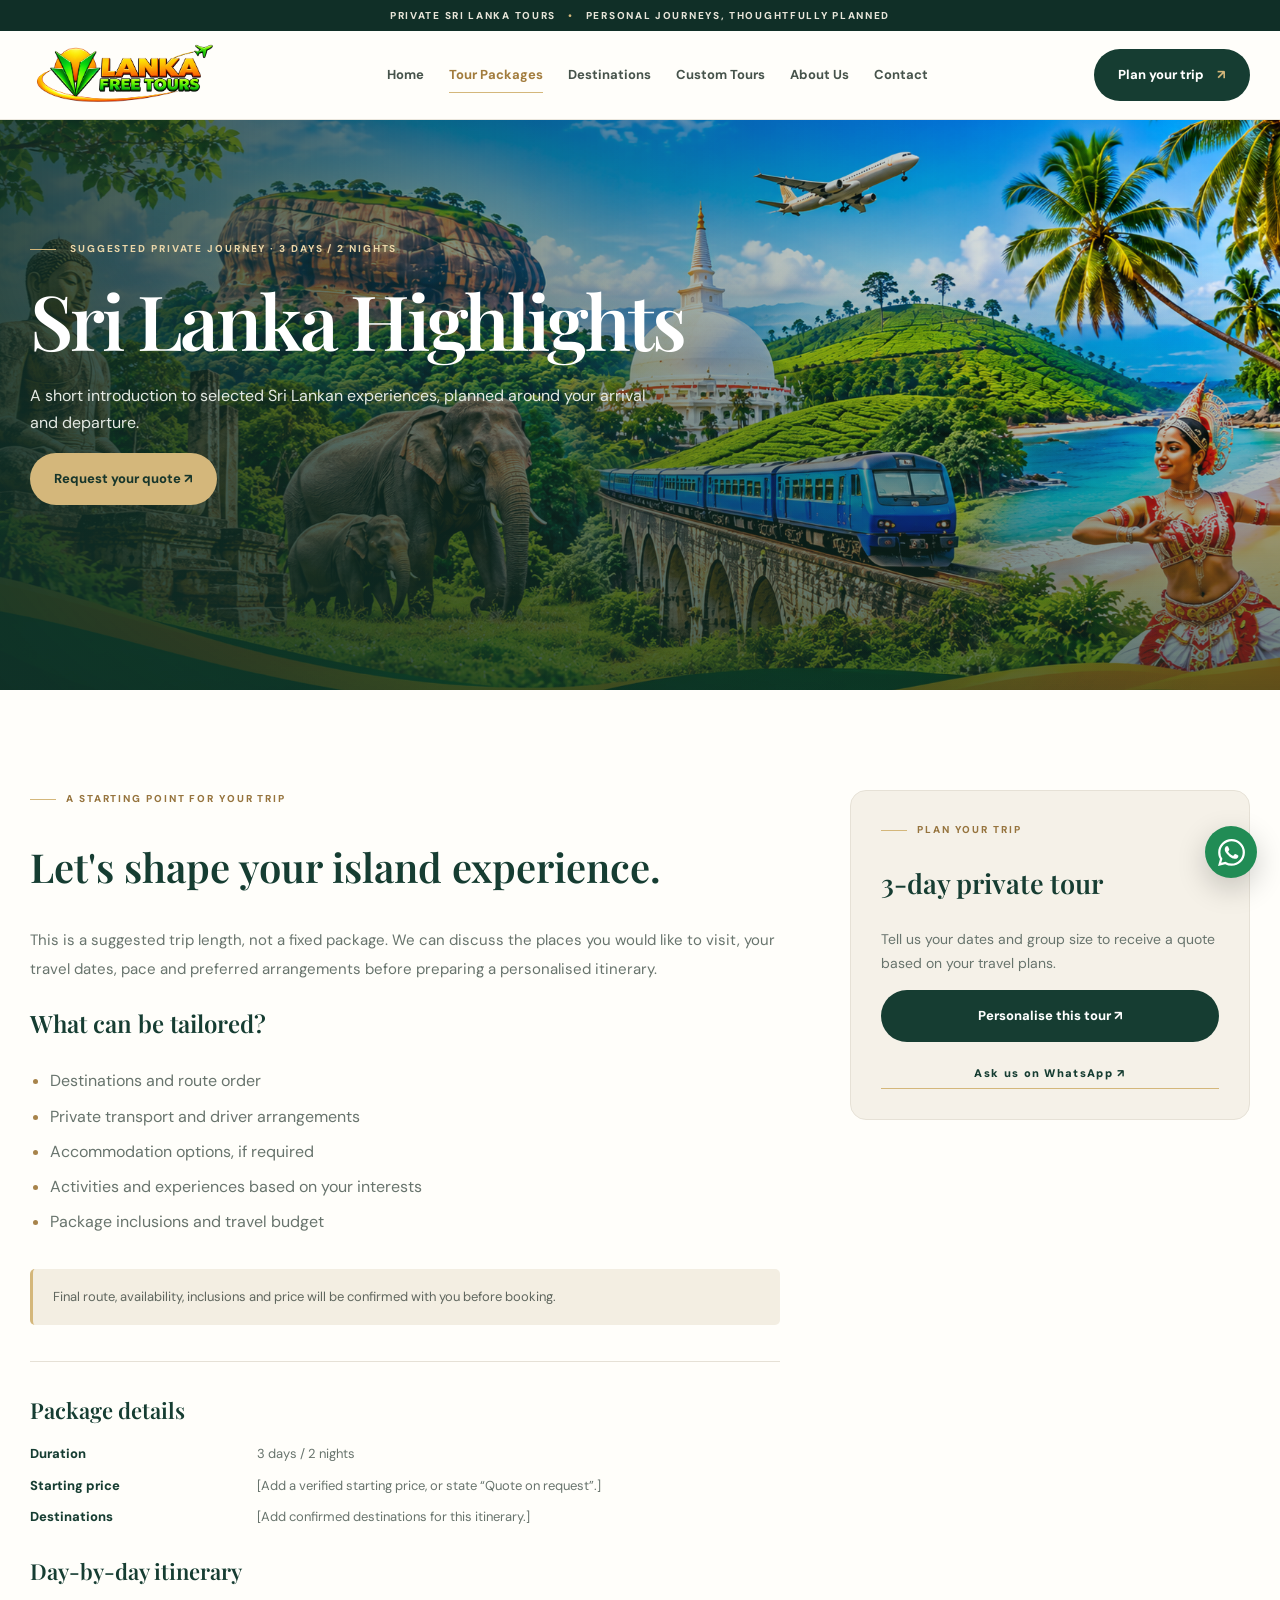
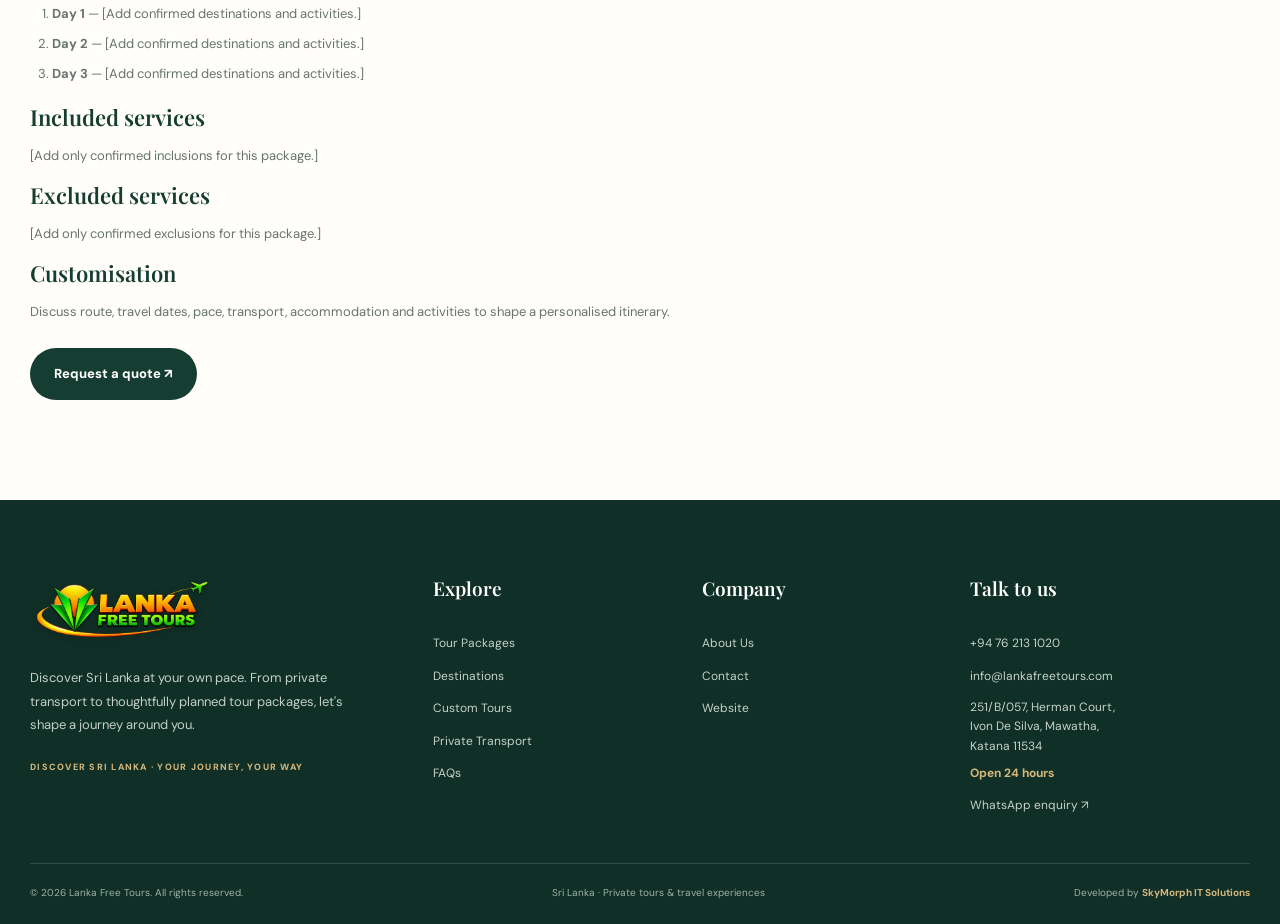
<file: tour-3-day.html>
<!doctype html>
<html lang="en">
  <head>
    <meta charset="utf-8" />
    <meta name="viewport" content="width=device-width,initial-scale=1" />
    <title>3 Day Sri Lanka Highlights | Lanka Free Tours</title>
    <meta name="description" content="Explore a flexible 3-day Sri Lanka private tour idea with an editable day-by-day planning outline and request a personalised quote."
    />
    <meta name="theme-color" content="#163d32" />
    <link rel="canonical" href="https://lankafreetours.com/tour-3-day.html" />
    <link rel="preconnect" href="https://images.unsplash.com" />
    <link rel="stylesheet" href="assets/css/style.css" />
    <link rel="stylesheet" href="assets/css/motion.css" />
  <meta property="og:locale" content="en_US" /><meta property="og:type" content="website" /><meta property="og:site_name" content="Lanka Free Tours" /><meta property="og:title" content="3 Day Sri Lanka Highlights | Lanka Free Tours" /><meta property="og:description" content="Explore a flexible 3-day Sri Lanka private tour idea with an editable day-by-day planning outline and request a personalised quote." /><meta property="og:url" content="https://lankafreetours.com/tour-3-day.html" /><meta property="og:image" content="https://lankafreetours.com/assets/img/hero-optimized.jpg" /><meta property="og:image:alt" content="Scenic Sri Lankan railway and green hillside" /><meta name="twitter:card" content="summary_large_image" /><meta name="twitter:title" content="3 Day Sri Lanka Highlights | Lanka Free Tours" /><meta name="twitter:description" content="Explore a flexible 3-day Sri Lanka private tour idea with an editable day-by-day planning outline and request a personalised quote." /><meta name="twitter:image" content="https://lankafreetours.com/assets/img/hero-optimized.jpg" /><script type="application/ld+json">{"@context":"https://schema.org","@type":"TravelAgency","name":"Lanka Free Tours","url":"https://lankafreetours.com/","telephone":"+94 76 213 1020","email":"info@lankafreetours.com","areaServed":{"@type":"Country","name":"Sri Lanka"},"description":"Private tours, transport and driver arrangements, and personalised travel planning in Sri Lanka."}</script><link rel="icon" type="image/x-icon" href="favicon.ico?v=3"><link rel="icon" type="image/png" sizes="192x192" href="assets/img/android-chrome-192x192.png?v=3"><link rel="icon" type="image/png" sizes="512x512" href="assets/img/android-chrome-512x512.png?v=3"><link rel="apple-touch-icon" sizes="180x180" href="assets/img/apple-touch-icon.png?v=3"></head>
  <body>
    <div class="topline">
      PRIVATE SRI LANKA TOURS <b>•</b> PERSONAL JOURNEYS, THOUGHTFULLY PLANNED
    </div>
    <header class="header">
      <div class="wrap nav">
        <a class="logo" href="index.html"
          ><img src="assets/img/logo.png" alt="Lanka Free Tours" /></a
        ><button class="menu" aria-label="Toggle menu" aria-expanded="false">
          ☰
        </button>
        <nav class="links">
          <a class="" href="index.html">Home</a
          ><a class="active" href="tour-packages.html">Tour Packages</a
          ><a class="" href="destinations.html">Destinations</a
          ><a class="" href="custom-tours.html">Custom Tours</a
          ><a class="" href="about.html">About Us</a
          ><a class="" href="contact.html">Contact</a>
        </nav>
        <a
          class="navbutton"
          data-wa
          data-msg="Hello Lanka Free Tours! I'd like to plan a trip to Sri Lanka."
          >Plan your trip <span>↗</span></a
        >
      </div>
    </header>
    <main>
      <section class="detail-hero">
        <img
          src="assets/img/Sri Lanka_ Heritage, Wildlife, and Paradise.png"
          alt="Sri Lanka Highlights"
        />
        <div class="detail-shade"></div>
        <div class="wrap detail-title">
          <div class="eyebrow light">
            SUGGESTED PRIVATE JOURNEY · 3 DAYS / 2 NIGHTS
          </div>
          <h1>Sri Lanka Highlights</h1>
          <p>
            A short introduction to selected Sri Lankan experiences, planned
            around your arrival and departure.
          </p>
          <a class="btn gold" href="custom-tours.html">Request your quote ↗</a>
        </div>
      </section>
      <section class="section">
        <div class="wrap detail-layout">
          <article>
            <div class="eyebrow">A STARTING POINT FOR YOUR TRIP</div>
            <h2>Let's shape your island experience.</h2>
            <p class="prose">
              This is a suggested trip length, not a fixed package. We can
              discuss the places you would like to visit, your travel dates,
              pace and preferred arrangements before preparing a personalised
              itinerary.
            </p>
            <h3>What can be tailored?</h3>
            <ul class="ticks">
              <li>Destinations and route order</li>
              <li>Private transport and driver arrangements</li>
              <li>Accommodation options, if required</li>
              <li>Activities and experiences based on your interests</li>
              <li>Package inclusions and travel budget</li>
            </ul>
            <div class="notice">
              Final route, availability, inclusions and price will be confirmed
              with you before booking.
            </div>
          <section class="package-facts" aria-labelledby="package-facts-title"><h3 id="package-facts-title">Package details</h3><dl><dt>Duration</dt><dd>3 days / 2 nights</dd><dt>Starting price</dt><dd>[Add a verified starting price, or state “Quote on request”.]</dd><dt>Destinations</dt><dd>[Add confirmed destinations for this itinerary.]</dd></dl><h3>Day-by-day itinerary</h3><ol><li><strong>Day 1</strong> — [Add confirmed destinations and activities.]</li><li><strong>Day 2</strong> — [Add confirmed destinations and activities.]</li><li><strong>Day 3</strong> — [Add confirmed destinations and activities.]</li></ol><h3>Included services</h3><p>[Add only confirmed inclusions for this package.]</p><h3>Excluded services</h3><p>[Add only confirmed exclusions for this package.]</p><h3>Customisation</h3><p>Discuss route, travel dates, pace, transport, accommodation and activities to shape a personalised itinerary.</p><a class="btn dark" href="custom-tours.html#enquiry" data-tracking-action="tour_enquiry">Request a quote ↗</a></section></article>
          <aside class="quote-card">
            <div class="eyebrow">PLAN YOUR TRIP</div>
            <h3>3-day private tour</h3>
            <p>
              Tell us your dates and group size to receive a quote based on your
              travel plans.
            </p>
            <a class="btn dark full" href="custom-tours.html"
              >Personalise this tour ↗</a
            ><a
              class="textlink"
              data-wa
              data-msg="Hello Lanka Free Tours! I'm interested in the 3-day Sri Lanka Highlights itinerary. Please send me more details."
              >Ask us on WhatsApp ↗</a
            >
          </aside>
        </div>
      </section>
    </main>
    <footer class="footer">
      <div class="wrap">
        <div class="footer-main">
          <div class="footer-brand">
            <img src="assets/img/logo.png" alt="Lanka Free Tours" />
            <p>
              Discover Sri Lanka at your own pace. From private transport to
              thoughtfully planned tour packages, let's shape a journey around
              you.
            </p>
            <div class="social-note">
              DISCOVER SRI LANKA · YOUR JOURNEY, YOUR WAY
            </div>
          </div>
          <div>
            <h4>Explore</h4>
            <a href="tour-packages.html">Tour Packages</a
            ><a href="destinations.html">Destinations</a
            ><a href="custom-tours.html">Custom Tours</a
            ><a href="transport.html">Private Transport</a><a href="faq.html">FAQs</a>
          </div>
          <div>
            <h4>Company</h4>
            <a href="about.html">About Us</a><a href="contact.html">Contact</a
            ><a href="https://lankafreetours.com">Website</a>
          </div>
          <div>
            <h4>Talk to us</h4>
            <a href="https://wa.me/94762131020" target="_blank"
              >+94 76 213 1020</a
            ><a href="mailto:info@lankafreetours.com">info@lankafreetours.com</a
            ><div class="footer-contact"><span>251/B/057, Herman Court,<br>Ivon De Silva, Mawatha,<br>Katana 11534</span><span>Open 24 hours</span></div><a
              data-wa
              data-msg="Hello Lanka Free Tours! I'd like to enquire about a trip."
              >WhatsApp enquiry ↗</a
            >
          </div>
        </div>
        <div class="footer-bottom">
          <span>© 2026 Lanka Free Tours. All rights reserved.</span
          ><span>Sri Lanka · Private tours & travel experiences</span>
        <span class="developer-credit">Developed by <a href="https://skymorphsolutions.com" target="_blank" rel="noopener noreferrer">SkyMorph IT Solutions</a></span></div>
      </div>
    </footer>
    <a
      class="floatwa"
      data-wa
      data-msg="Hello Lanka Free Tours! I'd like to plan a trip."
      aria-label="Contact us on WhatsApp"
      ><svg class="whatsapp-icon" viewBox="0 0 24 24" aria-hidden="true" focusable="false"><path fill="currentColor" d="M17.472 14.382c-.297-.149-1.758-.867-2.03-.967-.273-.099-.471-.148-.67.15-.197.297-.767.966-.94 1.164-.173.198-.347.223-.644.075-.297-.15-1.255-.463-2.39-1.475-.883-.788-1.48-1.761-1.653-2.059-.173-.297-.018-.458.13-.606.134-.133.297-.347.446-.52.149-.174.198-.298.298-.497.099-.198.05-.371-.025-.52-.075-.149-.669-1.612-.916-2.207-.242-.579-.487-.5-.669-.51l-.57-.01c-.198 0-.52.074-.792.372s-1.04 1.016-1.04 2.479 1.065 2.876 1.213 3.074c.149.198 2.095 3.2 5.076 4.487.709.306 1.262.489 1.693.626.711.226 1.358.194 1.87.118.571-.085 1.758-.719 2.006-1.413.248-.694.248-1.289.173-1.413-.074-.124-.272-.198-.57-.347m-5.421 7.403h-.004a9.87 9.87 0 0 1-5.031-1.378l-.361-.214-3.741.982.998-3.648-.235-.374a9.86 9.86 0 0 1-1.51-5.26c.002-5.45 4.436-9.884 9.888-9.884 2.64 0 5.122 1.03 6.988 2.898a9.825 9.825 0 0 1 2.892 6.993c-.003 5.45-4.437 9.885-9.884 9.885m8.413-18.297A11.815 11.815 0 0 0 12.05 0C5.495 0 .16 5.335.157 11.892c0 2.096.547 4.142 1.588 5.946L.057 24l6.305-1.654a11.882 11.882 0 0 0 5.684 1.448h.005c6.554 0 11.89-5.335 11.893-11.893a11.821 11.821 0 0 0-3.48-8.413Z"/></svg></a>
    <script src="assets/js/main.js"></script>
  </body>
</html>
</file>
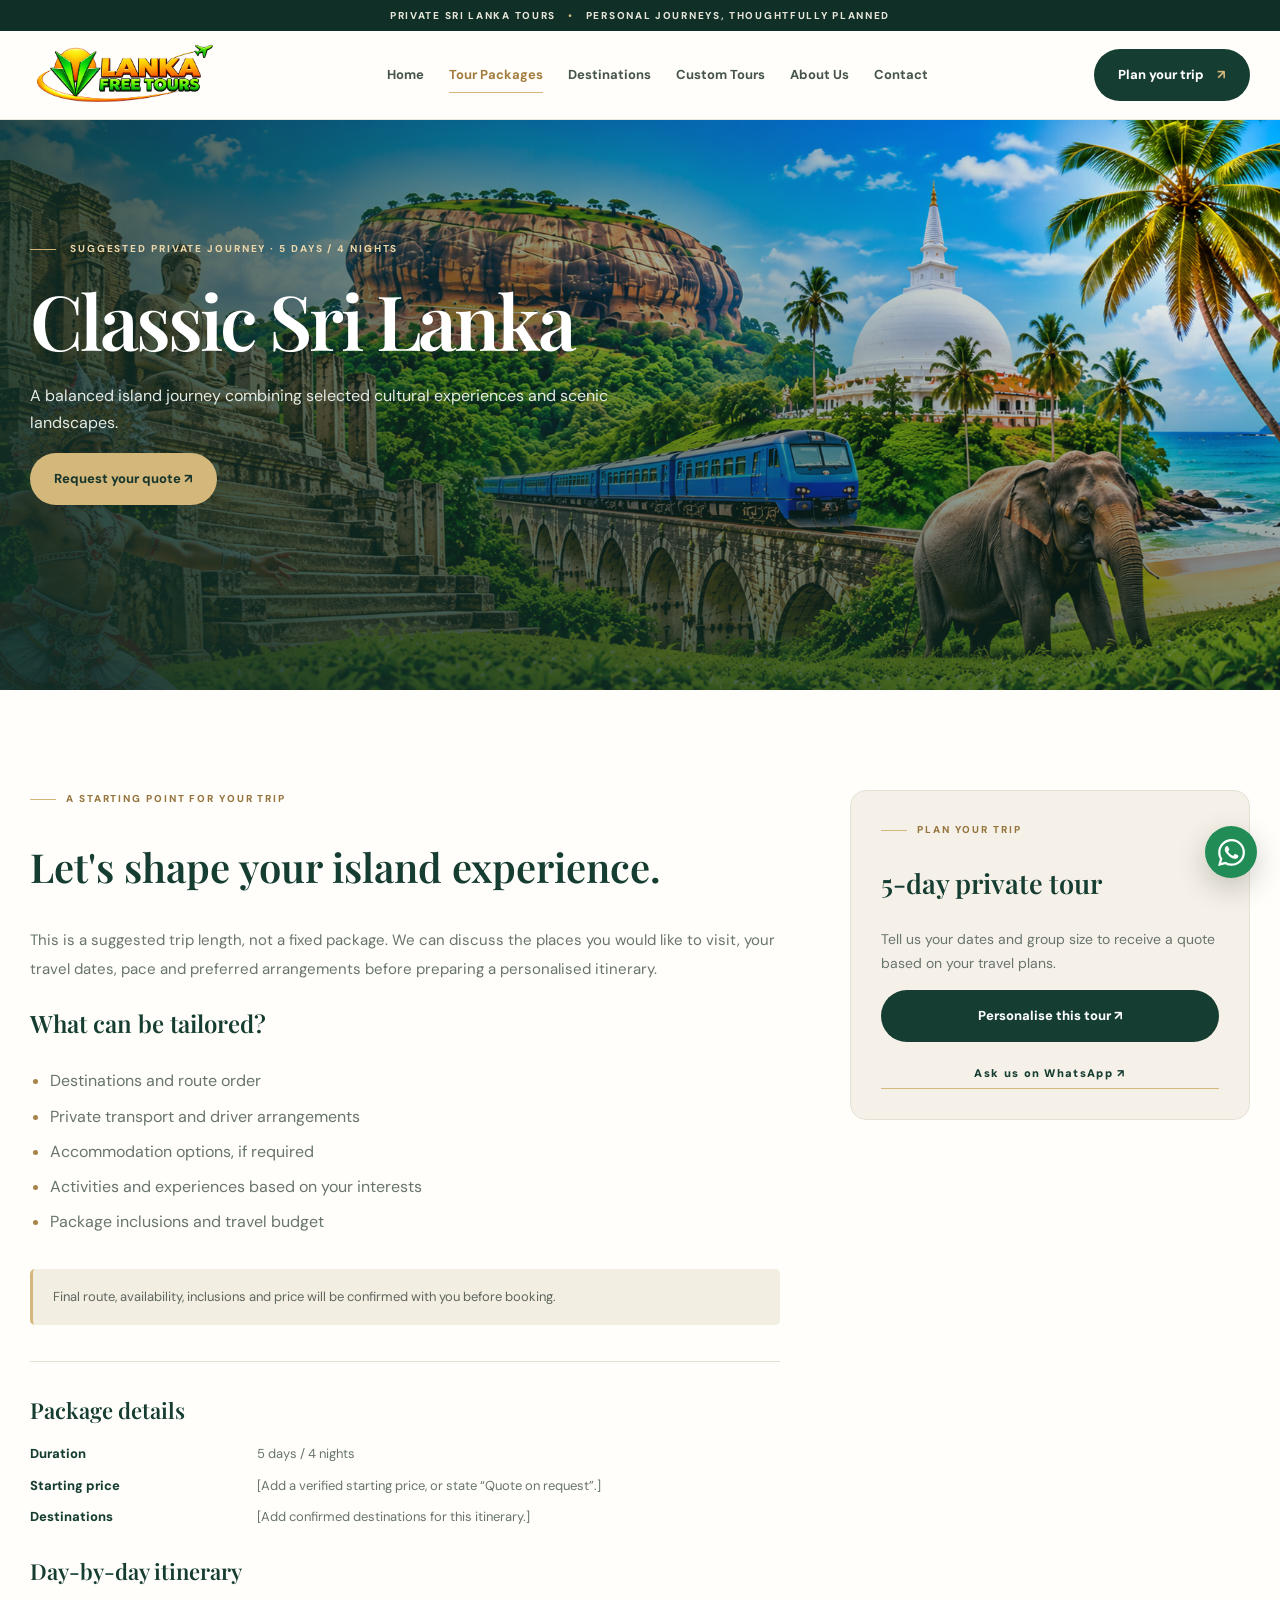
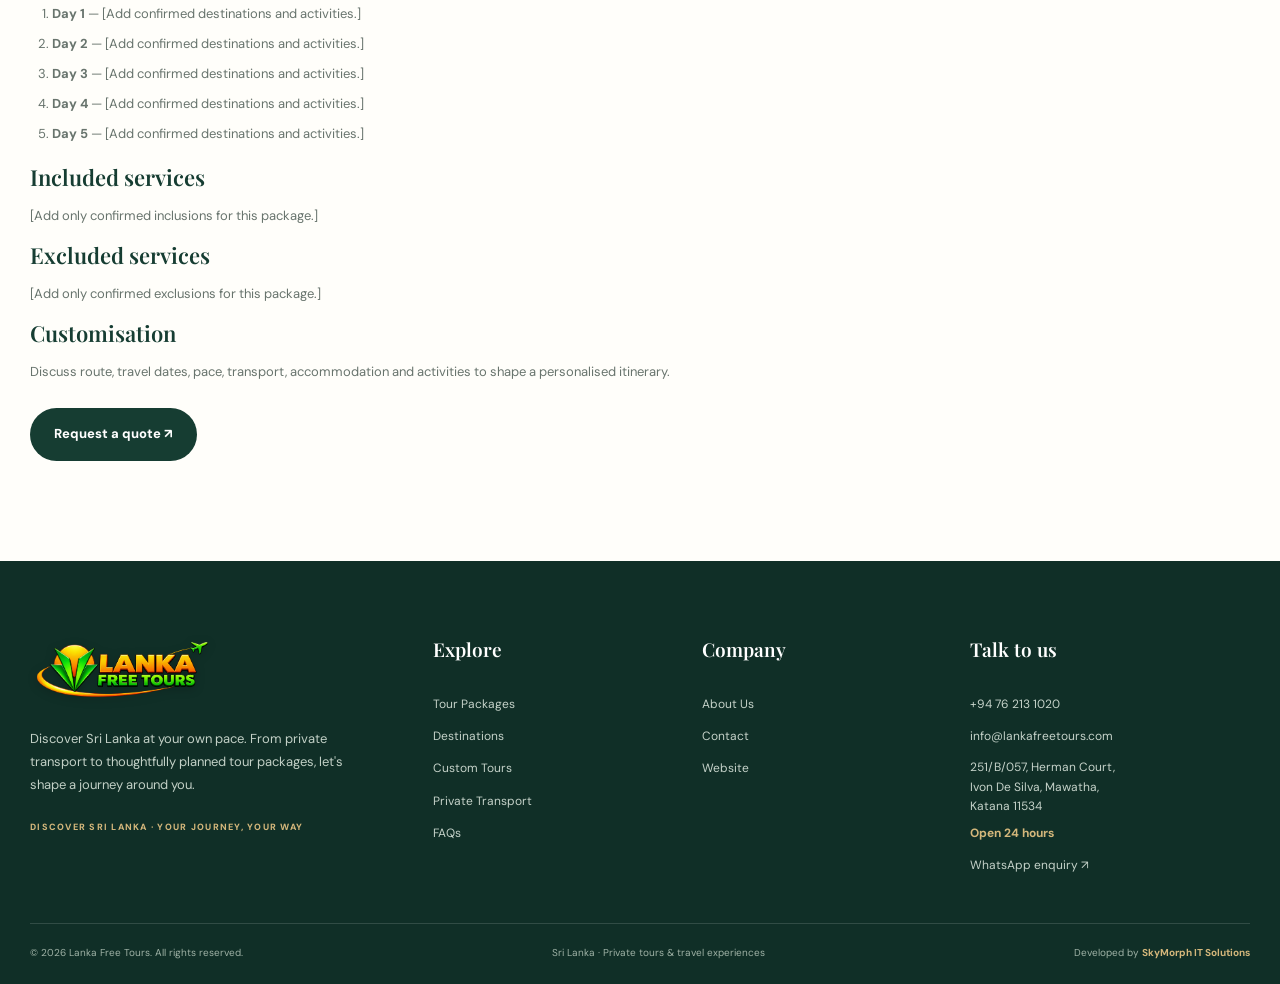
<file: tour-5-day.html>
<!doctype html>
<html lang="en">
  <head>
    <meta charset="utf-8" />
    <meta name="viewport" content="width=device-width,initial-scale=1" />
    <title>5 Day Classic Sri Lanka | Lanka Free Tours</title>
    <meta
      name="description"
      content="Explore a flexible 5-day Sri Lanka private tour idea with an editable day-by-day planning outline and request a personalised quote."
    />
    <meta name="theme-color" content="#163d32" />
    <link rel="canonical" href="https://lankafreetours.com/tour-5-day.html" />
    <link rel="preconnect" href="https://images.unsplash.com" />
    <link rel="stylesheet" href="assets/css/style.css" />
    <link rel="stylesheet" href="assets/css/motion.css" />
    <meta property="og:locale" content="en_US" />
    <meta property="og:type" content="website" />
    <meta property="og:site_name" content="Lanka Free Tours" />
    <meta
      property="og:title"
      content="5 Day Classic Sri Lanka | Lanka Free Tours"
    />
    <meta
      property="og:description"
      content="Explore a flexible 5-day Sri Lanka private tour idea with an editable day-by-day planning outline and request a personalised quote."
    />
    <meta
      property="og:url"
      content="https://lankafreetours.com/tour-5-day.html"
    />
    <meta
      property="og:image"
      content="https://lankafreetours.com/assets/img/hero-optimized.jpg"
    />
    <meta
      property="og:image:alt"
      content="Scenic Sri Lankan railway and green hillside"
    />
    <meta name="twitter:card" content="summary_large_image" />
    <meta
      name="twitter:title"
      content="5 Day Classic Sri Lanka | Lanka Free Tours"
    />
    <meta
      name="twitter:description"
      content="Explore a flexible 5-day Sri Lanka private tour idea with an editable day-by-day planning outline and request a personalised quote."
    />
    <meta
      name="twitter:image"
      content="https://lankafreetours.com/assets/img/hero-optimized.jpg"
    />
    <script type="application/ld+json">
      {
        "@context": "https://schema.org",
        "@type": "TravelAgency",
        "name": "Lanka Free Tours",
        "url": "https://lankafreetours.com/",
        "telephone": "+94 76 213 1020",
        "email": "info@lankafreetours.com",
        "areaServed": { "@type": "Country", "name": "Sri Lanka" },
        "description": "Private tours, transport and driver arrangements, and personalised travel planning in Sri Lanka."
      }
    </script>
    <link rel="icon" type="image/x-icon" href="favicon.ico?v=3" />
    <link
      rel="icon"
      type="image/png"
      sizes="192x192"
      href="assets/img/android-chrome-192x192.png?v=3"
    />
    <link
      rel="icon"
      type="image/png"
      sizes="512x512"
      href="assets/img/android-chrome-512x512.png?v=3"
    />
    <link
      rel="apple-touch-icon"
      sizes="180x180"
      href="assets/img/apple-touch-icon.png?v=3"
    />
  </head>
  <body>
    <div class="topline">
      PRIVATE SRI LANKA TOURS <b>•</b> PERSONAL JOURNEYS, THOUGHTFULLY PLANNED
    </div>
    <header class="header">
      <div class="wrap nav">
        <a class="logo" href="index.html"
          ><img src="assets/img/logo.png" alt="Lanka Free Tours" /></a
        ><button class="menu" aria-label="Toggle menu" aria-expanded="false">
          ☰
        </button>
        <nav class="links">
          <a class="" href="index.html">Home</a
          ><a class="active" href="tour-packages.html">Tour Packages</a
          ><a class="" href="destinations.html">Destinations</a
          ><a class="" href="custom-tours.html">Custom Tours</a
          ><a class="" href="about.html">About Us</a
          ><a class="" href="contact.html">Contact</a>
        </nav>
        <a
          class="navbutton"
          data-wa
          data-msg="Hello Lanka Free Tours! I'd like to plan a trip to Sri Lanka."
          >Plan your trip <span>↗</span></a
        >
      </div>
    </header>
    <main>
      <section class="detail-hero">
        <img
          src="assets/img/Sri Lanka_ Heritage, Hills and Shores.png"
          alt="Classic Sri Lanka"
        />
        <div class="detail-shade"></div>
        <div class="wrap detail-title">
          <div class="eyebrow light">
            SUGGESTED PRIVATE JOURNEY · 5 DAYS / 4 NIGHTS
          </div>
          <h1>Classic Sri Lanka</h1>
          <p>
            A balanced island journey combining selected cultural experiences
            and scenic landscapes.
          </p>
          <a class="btn gold" href="custom-tours.html">Request your quote ↗</a>
        </div>
      </section>
      <section class="section">
        <div class="wrap detail-layout">
          <article>
            <div class="eyebrow">A STARTING POINT FOR YOUR TRIP</div>
            <h2>Let's shape your island experience.</h2>
            <p class="prose">
              This is a suggested trip length, not a fixed package. We can
              discuss the places you would like to visit, your travel dates,
              pace and preferred arrangements before preparing a personalised
              itinerary.
            </p>
            <h3>What can be tailored?</h3>
            <ul class="ticks">
              <li>Destinations and route order</li>
              <li>Private transport and driver arrangements</li>
              <li>Accommodation options, if required</li>
              <li>Activities and experiences based on your interests</li>
              <li>Package inclusions and travel budget</li>
            </ul>
            <div class="notice">
              Final route, availability, inclusions and price will be confirmed
              with you before booking.
            </div>
            <section
              class="package-facts"
              aria-labelledby="package-facts-title"
            >
              <h3 id="package-facts-title">Package details</h3>
              <dl>
                <dt>Duration</dt>
                <dd>5 days / 4 nights</dd>
                <dt>Starting price</dt>
                <dd>
                  [Add a verified starting price, or state “Quote on request”.]
                </dd>
                <dt>Destinations</dt>
                <dd>[Add confirmed destinations for this itinerary.]</dd>
              </dl>
              <h3>Day-by-day itinerary</h3>
              <ol>
                <li>
                  <strong>Day 1</strong> — [Add confirmed destinations and
                  activities.]
                </li>
                <li>
                  <strong>Day 2</strong> — [Add confirmed destinations and
                  activities.]
                </li>
                <li>
                  <strong>Day 3</strong> — [Add confirmed destinations and
                  activities.]
                </li>
                <li>
                  <strong>Day 4</strong> — [Add confirmed destinations and
                  activities.]
                </li>
                <li>
                  <strong>Day 5</strong> — [Add confirmed destinations and
                  activities.]
                </li>
              </ol>
              <h3>Included services</h3>
              <p>[Add only confirmed inclusions for this package.]</p>
              <h3>Excluded services</h3>
              <p>[Add only confirmed exclusions for this package.]</p>
              <h3>Customisation</h3>
              <p>
                Discuss route, travel dates, pace, transport, accommodation and
                activities to shape a personalised itinerary.
              </p>
              <a
                class="btn dark"
                href="custom-tours.html#enquiry"
                data-tracking-action="tour_enquiry"
                >Request a quote ↗</a
              >
            </section>
          </article>
          <aside class="quote-card">
            <div class="eyebrow">PLAN YOUR TRIP</div>
            <h3>5-day private tour</h3>
            <p>
              Tell us your dates and group size to receive a quote based on your
              travel plans.
            </p>
            <a class="btn dark full" href="custom-tours.html"
              >Personalise this tour ↗</a
            ><a
              class="textlink"
              data-wa
              data-msg="Hello Lanka Free Tours! I'm interested in the 5-day Classic Sri Lanka itinerary. Please send me more details."
              >Ask us on WhatsApp ↗</a
            >
          </aside>
        </div>
      </section>
    </main>
    <footer class="footer">
      <div class="wrap">
        <div class="footer-main">
          <div class="footer-brand">
            <img src="assets/img/logo.png" alt="Lanka Free Tours" />
            <p>
              Discover Sri Lanka at your own pace. From private transport to
              thoughtfully planned tour packages, let's shape a journey around
              you.
            </p>
            <div class="social-note">
              DISCOVER SRI LANKA · YOUR JOURNEY, YOUR WAY
            </div>
          </div>
          <div>
            <h4>Explore</h4>
            <a href="tour-packages.html">Tour Packages</a
            ><a href="destinations.html">Destinations</a
            ><a href="custom-tours.html">Custom Tours</a
            ><a href="transport.html">Private Transport</a
            ><a href="faq.html">FAQs</a>
          </div>
          <div>
            <h4>Company</h4>
            <a href="about.html">About Us</a><a href="contact.html">Contact</a
            ><a href="https://lankafreetours.com">Website</a>
          </div>
          <div>
            <h4>Talk to us</h4>
            <a href="https://wa.me/94762131020" target="_blank"
              >+94 76 213 1020</a
            ><a href="mailto:info@lankafreetours.com">info@lankafreetours.com</a
            ><div class="footer-contact"><span>251/B/057, Herman Court,<br>Ivon De Silva, Mawatha,<br>Katana 11534</span><span>Open 24 hours</span></div><a
              data-wa
              data-msg="Hello Lanka Free Tours! I'd like to enquire about a trip."
              >WhatsApp enquiry ↗</a
            >
          </div>
        </div>
        <div class="footer-bottom">
          <span>© 2026 Lanka Free Tours. All rights reserved.</span
          ><span>Sri Lanka · Private tours & travel experiences</span
          ><span class="developer-credit"
            >Developed by
            <a
              href="https://skymorphsolutions.com"
              target="_blank"
              rel="noopener noreferrer"
              >SkyMorph IT Solutions</a
            ></span
          >
        </div>
      </div>
    </footer>
    <a
      class="floatwa"
      data-wa
      data-msg="Hello Lanka Free Tours! I'd like to plan a trip."
      aria-label="Contact us on WhatsApp"
      ><svg
        class="whatsapp-icon"
        viewBox="0 0 24 24"
        aria-hidden="true"
        focusable="false"
      >
        <path
          fill="currentColor"
          d="M17.472 14.382c-.297-.149-1.758-.867-2.03-.967-.273-.099-.471-.148-.67.15-.197.297-.767.966-.94 1.164-.173.198-.347.223-.644.075-.297-.15-1.255-.463-2.39-1.475-.883-.788-1.48-1.761-1.653-2.059-.173-.297-.018-.458.13-.606.134-.133.297-.347.446-.52.149-.174.198-.298.298-.497.099-.198.05-.371-.025-.52-.075-.149-.669-1.612-.916-2.207-.242-.579-.487-.5-.669-.51l-.57-.01c-.198 0-.52.074-.792.372s-1.04 1.016-1.04 2.479 1.065 2.876 1.213 3.074c.149.198 2.095 3.2 5.076 4.487.709.306 1.262.489 1.693.626.711.226 1.358.194 1.87.118.571-.085 1.758-.719 2.006-1.413.248-.694.248-1.289.173-1.413-.074-.124-.272-.198-.57-.347m-5.421 7.403h-.004a9.87 9.87 0 0 1-5.031-1.378l-.361-.214-3.741.982.998-3.648-.235-.374a9.86 9.86 0 0 1-1.51-5.26c.002-5.45 4.436-9.884 9.888-9.884 2.64 0 5.122 1.03 6.988 2.898a9.825 9.825 0 0 1 2.892 6.993c-.003 5.45-4.437 9.885-9.884 9.885m8.413-18.297A11.815 11.815 0 0 0 12.05 0C5.495 0 .16 5.335.157 11.892c0 2.096.547 4.142 1.588 5.946L.057 24l6.305-1.654a11.882 11.882 0 0 0 5.684 1.448h.005c6.554 0 11.89-5.335 11.893-11.893a11.821 11.821 0 0 0-3.48-8.413Z"
        /></svg
    ></a>
    <script src="assets/js/main.js"></script>
  </body>
</html>
</file>
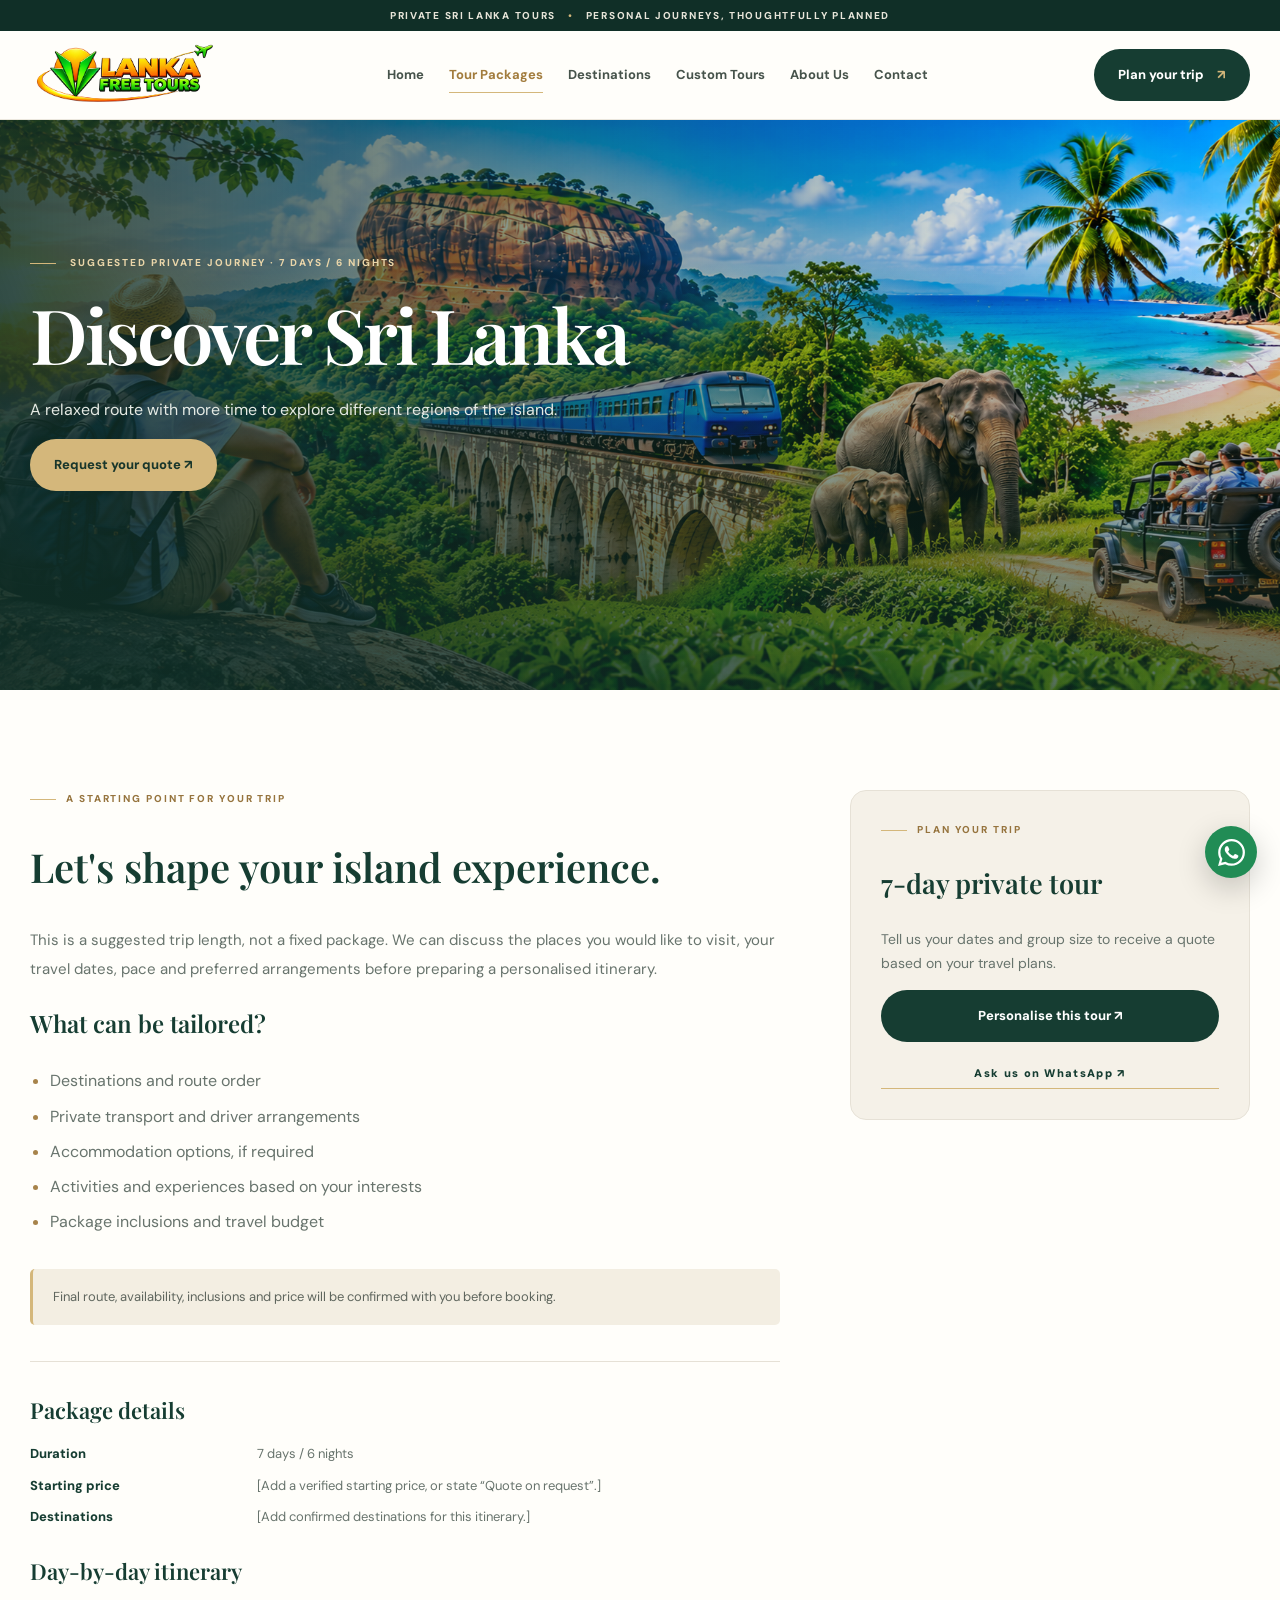
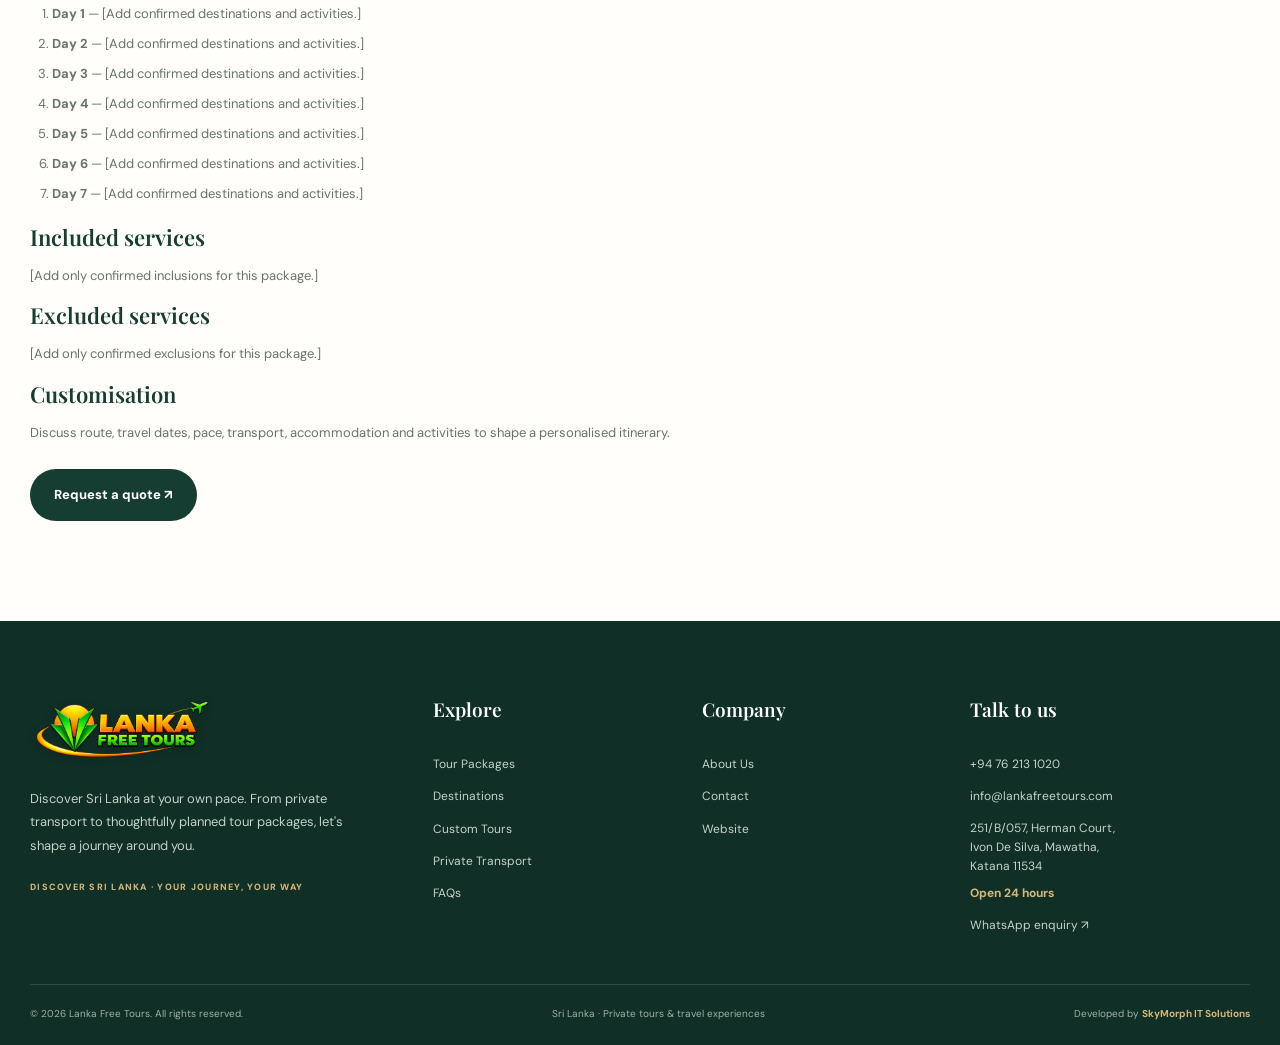
<file: tour-7-day.html>
<!doctype html>
<html lang="en">
  <head>
    <meta charset="utf-8" />
    <meta name="viewport" content="width=device-width,initial-scale=1" />
    <title>7 Day Discover Sri Lanka | Lanka Free Tours</title>
    <meta
      name="description"
      content="Explore a flexible 7-day Sri Lanka private tour idea with an editable day-by-day planning outline and request a personalised quote."
    />
    <meta name="theme-color" content="#163d32" />
    <link rel="canonical" href="https://lankafreetours.com/tour-7-day.html" />
    <link rel="preconnect" href="https://images.unsplash.com" />
    <link rel="stylesheet" href="assets/css/style.css" />
    <link rel="stylesheet" href="assets/css/motion.css" />
    <meta property="og:locale" content="en_US" />
    <meta property="og:type" content="website" />
    <meta property="og:site_name" content="Lanka Free Tours" />
    <meta
      property="og:title"
      content="7 Day Discover Sri Lanka | Lanka Free Tours"
    />
    <meta
      property="og:description"
      content="Explore a flexible 7-day Sri Lanka private tour idea with an editable day-by-day planning outline and request a personalised quote."
    />
    <meta
      property="og:url"
      content="https://lankafreetours.com/tour-7-day.html"
    />
    <meta
      property="og:image"
      content="https://lankafreetours.com/assets/img/hero-optimized.jpg"
    />
    <meta
      property="og:image:alt"
      content="Scenic Sri Lankan railway and green hillside"
    />
    <meta name="twitter:card" content="summary_large_image" />
    <meta
      name="twitter:title"
      content="7 Day Discover Sri Lanka | Lanka Free Tours"
    />
    <meta
      name="twitter:description"
      content="Explore a flexible 7-day Sri Lanka private tour idea with an editable day-by-day planning outline and request a personalised quote."
    />
    <meta
      name="twitter:image"
      content="https://lankafreetours.com/assets/img/hero-optimized.jpg"
    />
    <script type="application/ld+json">
      {
        "@context": "https://schema.org",
        "@type": "TravelAgency",
        "name": "Lanka Free Tours",
        "url": "https://lankafreetours.com/",
        "telephone": "+94 76 213 1020",
        "email": "info@lankafreetours.com",
        "areaServed": { "@type": "Country", "name": "Sri Lanka" },
        "description": "Private tours, transport and driver arrangements, and personalised travel planning in Sri Lanka."
      }
    </script>
    <link rel="icon" type="image/x-icon" href="favicon.ico?v=3" />
    <link
      rel="icon"
      type="image/png"
      sizes="192x192"
      href="assets/img/android-chrome-192x192.png?v=3"
    />
    <link
      rel="icon"
      type="image/png"
      sizes="512x512"
      href="assets/img/android-chrome-512x512.png?v=3"
    />
    <link
      rel="apple-touch-icon"
      sizes="180x180"
      href="assets/img/apple-touch-icon.png?v=3"
    />
  </head>
  <body>
    <div class="topline">
      PRIVATE SRI LANKA TOURS <b>•</b> PERSONAL JOURNEYS, THOUGHTFULLY PLANNED
    </div>
    <header class="header">
      <div class="wrap nav">
        <a class="logo" href="index.html"
          ><img src="assets/img/logo.png" alt="Lanka Free Tours" /></a
        ><button class="menu" aria-label="Toggle menu" aria-expanded="false">
          ☰
        </button>
        <nav class="links">
          <a class="" href="index.html">Home</a
          ><a class="active" href="tour-packages.html">Tour Packages</a
          ><a class="" href="destinations.html">Destinations</a
          ><a class="" href="custom-tours.html">Custom Tours</a
          ><a class="" href="about.html">About Us</a
          ><a class="" href="contact.html">Contact</a>
        </nav>
        <a
          class="navbutton"
          data-wa
          data-msg="Hello Lanka Free Tours! I'd like to plan a trip to Sri Lanka."
          >Plan your trip <span>↗</span></a
        >
      </div>
    </header>
    <main>
      <section class="detail-hero">
        <img
          src="assets/img/Sri Lanka_ Peaks, Rails, and Paradise.png"
          alt="Discover Sri Lanka"
        />
        <div class="detail-shade"></div>
        <div class="wrap detail-title">
          <div class="eyebrow light">
            SUGGESTED PRIVATE JOURNEY · 7 DAYS / 6 NIGHTS
          </div>
          <h1>Discover Sri Lanka</h1>
          <p>
            A relaxed route with more time to explore different regions of the
            island.
          </p>
          <a class="btn gold" href="custom-tours.html">Request your quote ↗</a>
        </div>
      </section>
      <section class="section">
        <div class="wrap detail-layout">
          <article>
            <div class="eyebrow">A STARTING POINT FOR YOUR TRIP</div>
            <h2>Let's shape your island experience.</h2>
            <p class="prose">
              This is a suggested trip length, not a fixed package. We can
              discuss the places you would like to visit, your travel dates,
              pace and preferred arrangements before preparing a personalised
              itinerary.
            </p>
            <h3>What can be tailored?</h3>
            <ul class="ticks">
              <li>Destinations and route order</li>
              <li>Private transport and driver arrangements</li>
              <li>Accommodation options, if required</li>
              <li>Activities and experiences based on your interests</li>
              <li>Package inclusions and travel budget</li>
            </ul>
            <div class="notice">
              Final route, availability, inclusions and price will be confirmed
              with you before booking.
            </div>
            <section
              class="package-facts"
              aria-labelledby="package-facts-title"
            >
              <h3 id="package-facts-title">Package details</h3>
              <dl>
                <dt>Duration</dt>
                <dd>7 days / 6 nights</dd>
                <dt>Starting price</dt>
                <dd>
                  [Add a verified starting price, or state “Quote on request”.]
                </dd>
                <dt>Destinations</dt>
                <dd>[Add confirmed destinations for this itinerary.]</dd>
              </dl>
              <h3>Day-by-day itinerary</h3>
              <ol>
                <li>
                  <strong>Day 1</strong> — [Add confirmed destinations and
                  activities.]
                </li>
                <li>
                  <strong>Day 2</strong> — [Add confirmed destinations and
                  activities.]
                </li>
                <li>
                  <strong>Day 3</strong> — [Add confirmed destinations and
                  activities.]
                </li>
                <li>
                  <strong>Day 4</strong> — [Add confirmed destinations and
                  activities.]
                </li>
                <li>
                  <strong>Day 5</strong> — [Add confirmed destinations and
                  activities.]
                </li>
                <li>
                  <strong>Day 6</strong> — [Add confirmed destinations and
                  activities.]
                </li>
                <li>
                  <strong>Day 7</strong> — [Add confirmed destinations and
                  activities.]
                </li>
              </ol>
              <h3>Included services</h3>
              <p>[Add only confirmed inclusions for this package.]</p>
              <h3>Excluded services</h3>
              <p>[Add only confirmed exclusions for this package.]</p>
              <h3>Customisation</h3>
              <p>
                Discuss route, travel dates, pace, transport, accommodation and
                activities to shape a personalised itinerary.
              </p>
              <a
                class="btn dark"
                href="custom-tours.html#enquiry"
                data-tracking-action="tour_enquiry"
                >Request a quote ↗</a
              >
            </section>
          </article>
          <aside class="quote-card">
            <div class="eyebrow">PLAN YOUR TRIP</div>
            <h3>7-day private tour</h3>
            <p>
              Tell us your dates and group size to receive a quote based on your
              travel plans.
            </p>
            <a class="btn dark full" href="custom-tours.html"
              >Personalise this tour ↗</a
            ><a
              class="textlink"
              data-wa
              data-msg="Hello Lanka Free Tours! I'm interested in the 7-day Discover Sri Lanka itinerary. Please send me more details."
              >Ask us on WhatsApp ↗</a
            >
          </aside>
        </div>
      </section>
    </main>
    <footer class="footer">
      <div class="wrap">
        <div class="footer-main">
          <div class="footer-brand">
            <img src="assets/img/logo.png" alt="Lanka Free Tours" />
            <p>
              Discover Sri Lanka at your own pace. From private transport to
              thoughtfully planned tour packages, let's shape a journey around
              you.
            </p>
            <div class="social-note">
              DISCOVER SRI LANKA · YOUR JOURNEY, YOUR WAY
            </div>
          </div>
          <div>
            <h4>Explore</h4>
            <a href="tour-packages.html">Tour Packages</a
            ><a href="destinations.html">Destinations</a
            ><a href="custom-tours.html">Custom Tours</a
            ><a href="transport.html">Private Transport</a
            ><a href="faq.html">FAQs</a>
          </div>
          <div>
            <h4>Company</h4>
            <a href="about.html">About Us</a><a href="contact.html">Contact</a
            ><a href="https://lankafreetours.com">Website</a>
          </div>
          <div>
            <h4>Talk to us</h4>
            <a href="https://wa.me/94762131020" target="_blank"
              >+94 76 213 1020</a
            ><a href="mailto:info@lankafreetours.com">info@lankafreetours.com</a
            ><div class="footer-contact"><span>251/B/057, Herman Court,<br>Ivon De Silva, Mawatha,<br>Katana 11534</span><span>Open 24 hours</span></div><a
              data-wa
              data-msg="Hello Lanka Free Tours! I'd like to enquire about a trip."
              >WhatsApp enquiry ↗</a
            >
          </div>
        </div>
        <div class="footer-bottom">
          <span>© 2026 Lanka Free Tours. All rights reserved.</span
          ><span>Sri Lanka · Private tours & travel experiences</span
          ><span class="developer-credit"
            >Developed by
            <a
              href="https://skymorphsolutions.com"
              target="_blank"
              rel="noopener noreferrer"
              >SkyMorph IT Solutions</a
            ></span
          >
        </div>
      </div>
    </footer>
    <a
      class="floatwa"
      data-wa
      data-msg="Hello Lanka Free Tours! I'd like to plan a trip."
      aria-label="Contact us on WhatsApp"
      ><svg
        class="whatsapp-icon"
        viewBox="0 0 24 24"
        aria-hidden="true"
        focusable="false"
      >
        <path
          fill="currentColor"
          d="M17.472 14.382c-.297-.149-1.758-.867-2.03-.967-.273-.099-.471-.148-.67.15-.197.297-.767.966-.94 1.164-.173.198-.347.223-.644.075-.297-.15-1.255-.463-2.39-1.475-.883-.788-1.48-1.761-1.653-2.059-.173-.297-.018-.458.13-.606.134-.133.297-.347.446-.52.149-.174.198-.298.298-.497.099-.198.05-.371-.025-.52-.075-.149-.669-1.612-.916-2.207-.242-.579-.487-.5-.669-.51l-.57-.01c-.198 0-.52.074-.792.372s-1.04 1.016-1.04 2.479 1.065 2.876 1.213 3.074c.149.198 2.095 3.2 5.076 4.487.709.306 1.262.489 1.693.626.711.226 1.358.194 1.87.118.571-.085 1.758-.719 2.006-1.413.248-.694.248-1.289.173-1.413-.074-.124-.272-.198-.57-.347m-5.421 7.403h-.004a9.87 9.87 0 0 1-5.031-1.378l-.361-.214-3.741.982.998-3.648-.235-.374a9.86 9.86 0 0 1-1.51-5.26c.002-5.45 4.436-9.884 9.888-9.884 2.64 0 5.122 1.03 6.988 2.898a9.825 9.825 0 0 1 2.892 6.993c-.003 5.45-4.437 9.885-9.884 9.885m8.413-18.297A11.815 11.815 0 0 0 12.05 0C5.495 0 .16 5.335.157 11.892c0 2.096.547 4.142 1.588 5.946L.057 24l6.305-1.654a11.882 11.882 0 0 0 5.684 1.448h.005c6.554 0 11.89-5.335 11.893-11.893a11.821 11.821 0 0 0-3.48-8.413Z"
        /></svg
    ></a>
    <script src="assets/js/main.js"></script>
  </body>
</html>
</file>
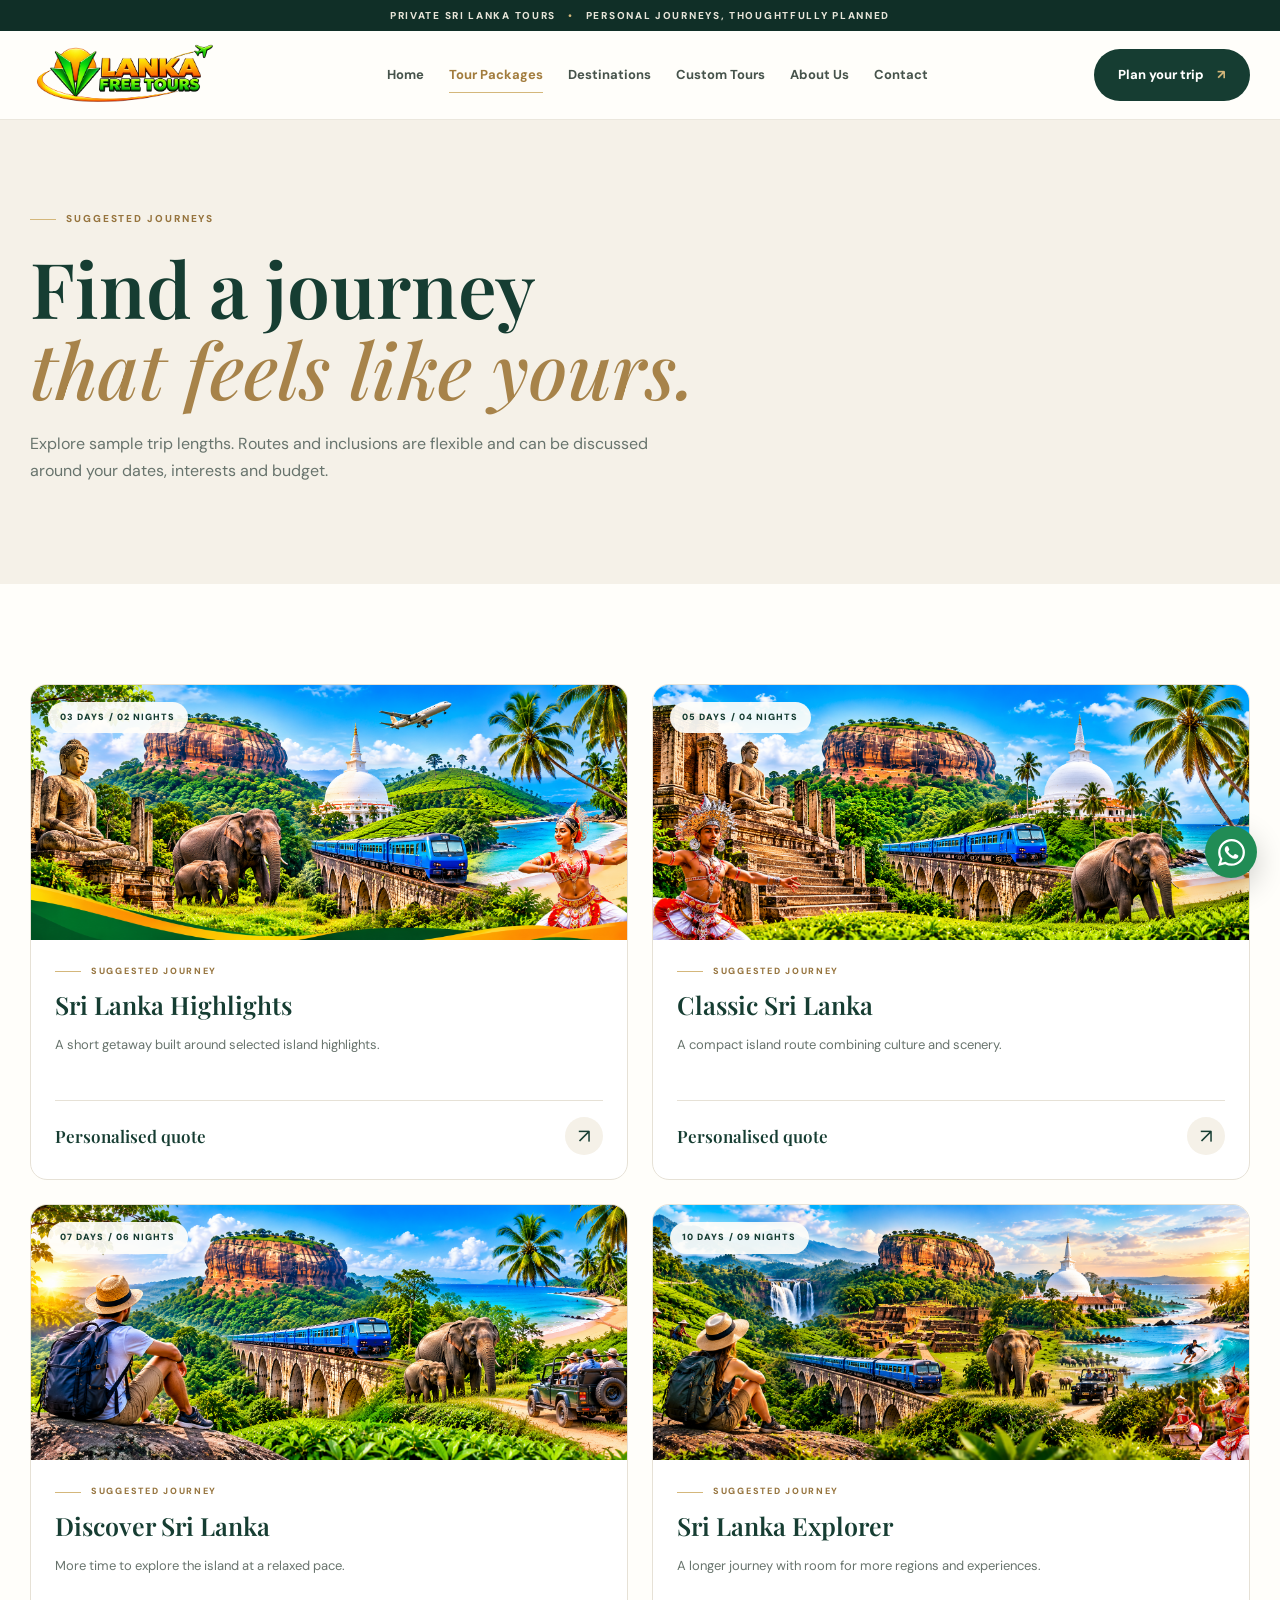
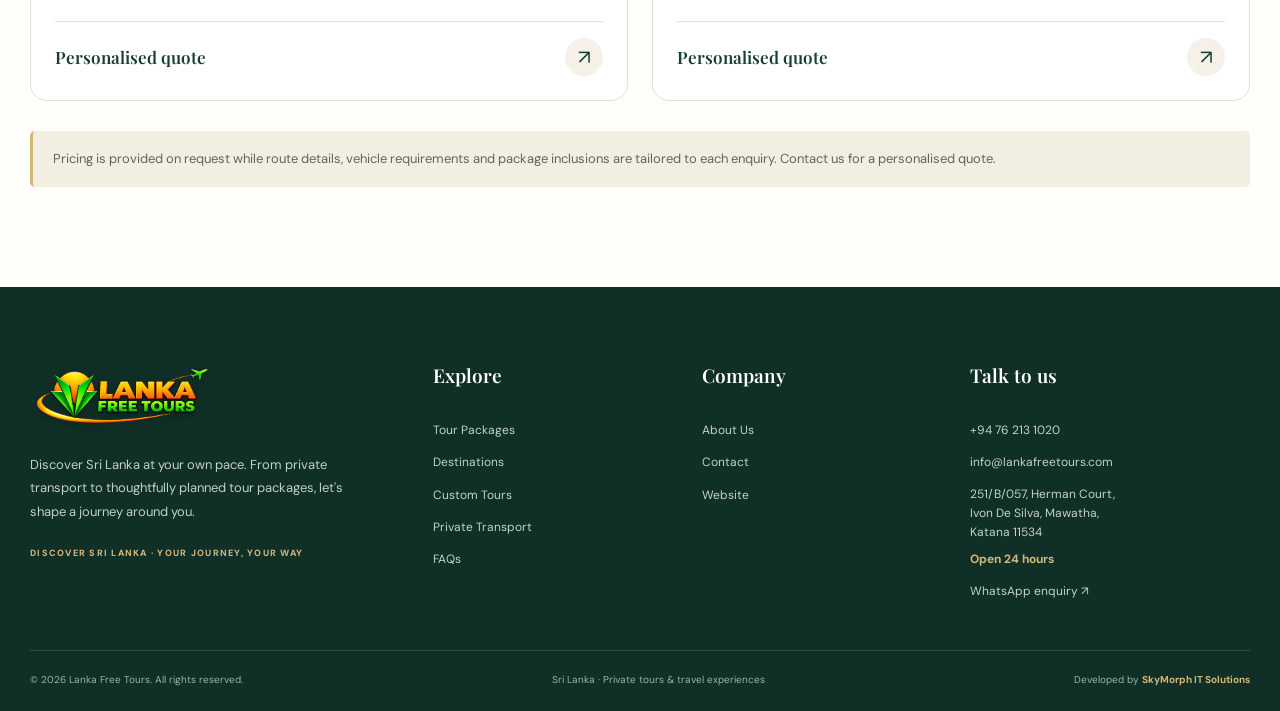
<file: tour-packages.html>
<!doctype html>
<html lang="en">
  <head>
    <meta charset="utf-8" />
    <meta name="viewport" content="width=device-width,initial-scale=1" />
    <title>Sri Lanka Tour Packages | Lanka Free Tours</title>
    <meta
      name="description"
      content="Explore suggested Sri Lanka tour packages and request a personalised quote."
    />
    <meta name="theme-color" content="#163d32" />
    <link
      rel="canonical"
      href="https://lankafreetours.com/tour-packages.html"
    />
    <link rel="preconnect" href="https://images.unsplash.com" />
    <link rel="stylesheet" href="assets/css/style.css" />
    <link rel="stylesheet" href="assets/css/motion.css" />
    <meta property="og:locale" content="en_US" />
    <meta property="og:type" content="website" />
    <meta property="og:site_name" content="Lanka Free Tours" />
    <meta
      property="og:title"
      content="Sri Lanka Tour Packages | Lanka Free Tours"
    />
    <meta
      property="og:description"
      content="Explore suggested Sri Lanka tour packages and request a personalised quote."
    />
    <meta
      property="og:url"
      content="https://lankafreetours.com/tour-packages.html"
    />
    <meta
      property="og:image"
      content="https://lankafreetours.com/assets/img/hero-optimized.jpg"
    />
    <meta
      property="og:image:alt"
      content="Scenic Sri Lankan railway and green hillside"
    />
    <meta name="twitter:card" content="summary_large_image" />
    <meta
      name="twitter:title"
      content="Sri Lanka Tour Packages | Lanka Free Tours"
    />
    <meta
      name="twitter:description"
      content="Explore suggested Sri Lanka tour packages and request a personalised quote."
    />
    <meta
      name="twitter:image"
      content="https://lankafreetours.com/assets/img/hero-optimized.jpg"
    />
    <script type="application/ld+json">
      {
        "@context": "https://schema.org",
        "@type": "TravelAgency",
        "name": "Lanka Free Tours",
        "url": "https://lankafreetours.com/",
        "telephone": "+94 76 213 1020",
        "email": "info@lankafreetours.com",
        "areaServed": { "@type": "Country", "name": "Sri Lanka" },
        "description": "Private tours, transport and driver arrangements, and personalised travel planning in Sri Lanka."
      }
    </script>
    <link rel="icon" type="image/x-icon" href="favicon.ico?v=3" />
    <link
      rel="icon"
      type="image/png"
      sizes="192x192"
      href="assets/img/android-chrome-192x192.png?v=3"
    />
    <link
      rel="icon"
      type="image/png"
      sizes="512x512"
      href="assets/img/android-chrome-512x512.png?v=3"
    />
    <link
      rel="apple-touch-icon"
      sizes="180x180"
      href="assets/img/apple-touch-icon.png?v=3"
    />
  </head>
  <body>
    <div class="topline">
      PRIVATE SRI LANKA TOURS <b>•</b> PERSONAL JOURNEYS, THOUGHTFULLY PLANNED
    </div>
    <header class="header">
      <div class="wrap nav">
        <a class="logo" href="index.html"
          ><img src="assets/img/logo.png" alt="Lanka Free Tours" /></a
        ><button class="menu" aria-label="Toggle menu" aria-expanded="false">
          ☰
        </button>
        <nav class="links">
          <a class="" href="index.html">Home</a
          ><a class="active" href="tour-packages.html">Tour Packages</a
          ><a class="" href="destinations.html">Destinations</a
          ><a class="" href="custom-tours.html">Custom Tours</a
          ><a class="" href="about.html">About Us</a
          ><a class="" href="contact.html">Contact</a>
        </nav>
        <a
          class="navbutton"
          data-wa
          data-msg="Hello Lanka Free Tours! I'd like to plan a trip to Sri Lanka."
          >Plan your trip <span>↗</span></a
        >
      </div>
    </header>
    <main>
      <section class="pagehero">
        <div class="wrap">
          <div class="eyebrow">SUGGESTED JOURNEYS</div>
          <h1>Find a journey<br /><i>that feels like yours.</i></h1>
          <p>
            Explore sample trip lengths. Routes and inclusions are flexible and
            can be discussed around your dates, interests and budget.
          </p>
        </div>
      </section>
      <section class="section">
        <div class="wrap">
          <div class="tour-grid four">
            <article class="tour-card">
              <a class="tour-image" href="tour-3-day.html"
                ><img
                  src="assets/img/Sri Lanka_ Heritage, Wildlife, and Paradise.png"
                  alt="Sri Lanka Highlights Sri Lanka tour"
                  loading="lazy"
                /><span>03 DAYS / 02 NIGHTS</span></a
              >
              <div class="tour-info">
                <div class="eyebrow">SUGGESTED JOURNEY</div>
                <h3>Sri Lanka Highlights</h3>
                <p>A short getaway built around selected island highlights.</p>
                <div class="tour-foot">
                  <strong>Personalised quote</strong
                  ><a
                    href="tour-3-day.html"
                    aria-label="Explore Sri Lanka Highlights"
                    >↗</a
                  >
                </div>
              </div>
            </article>
            <article class="tour-card">
              <a class="tour-image" href="tour-5-day.html"
                ><img
                  src="assets/img/Sri Lanka_ Heritage, Hills and Shores.png"
                  alt="Classic Sri Lanka Sri Lanka tour"
                  loading="lazy"
                /><span>05 DAYS / 04 NIGHTS</span></a
              >
              <div class="tour-info">
                <div class="eyebrow">SUGGESTED JOURNEY</div>
                <h3>Classic Sri Lanka</h3>
                <p>A compact island route combining culture and scenery.</p>
                <div class="tour-foot">
                  <strong>Personalised quote</strong
                  ><a
                    href="tour-5-day.html"
                    aria-label="Explore Classic Sri Lanka"
                    >↗</a
                  >
                </div>
              </div>
            </article>
            <article class="tour-card">
              <a class="tour-image" href="tour-7-day.html"
                ><img
                  src="assets/img/Sri Lanka_ Peaks, Rails, and Paradise.png"
                  alt="Discover Sri Lanka Sri Lanka tour"
                  loading="lazy"
                /><span>07 DAYS / 06 NIGHTS</span></a
              >
              <div class="tour-info">
                <div class="eyebrow">SUGGESTED JOURNEY</div>
                <h3>Discover Sri Lanka</h3>
                <p>More time to explore the island at a relaxed pace.</p>
                <div class="tour-foot">
                  <strong>Personalised quote</strong
                  ><a
                    href="tour-7-day.html"
                    aria-label="Explore Discover Sri Lanka"
                    >↗</a
                  >
                </div>
              </div>
            </article>
            <article class="tour-card">
              <a class="tour-image" href="tour-10-day.html"
                ><img
                  src="assets/img/Sri Lanka_ A Journey in One Panorama.png"
                  alt="Sri Lanka Explorer Sri Lanka tour"
                  loading="lazy"
                /><span>10 DAYS / 09 NIGHTS</span></a
              >
              <div class="tour-info">
                <div class="eyebrow">SUGGESTED JOURNEY</div>
                <h3>Sri Lanka Explorer</h3>
                <p>
                  A longer journey with room for more regions and experiences.
                </p>
                <div class="tour-foot">
                  <strong>Personalised quote</strong
                  ><a
                    href="tour-10-day.html"
                    aria-label="Explore Sri Lanka Explorer"
                    >↗</a
                  >
                </div>
              </div>
            </article>
          </div>
          <div class="notice">
            Pricing is provided on request while route details, vehicle
            requirements and package inclusions are tailored to each enquiry.
            Contact us for a personalised quote.
          </div>
        </div>
      </section>
    </main>
    <footer class="footer">
      <div class="wrap">
        <div class="footer-main">
          <div class="footer-brand">
            <img src="assets/img/logo.png" alt="Lanka Free Tours" />
            <p>
              Discover Sri Lanka at your own pace. From private transport to
              thoughtfully planned tour packages, let's shape a journey around
              you.
            </p>
            <div class="social-note">
              DISCOVER SRI LANKA · YOUR JOURNEY, YOUR WAY
            </div>
          </div>
          <div>
            <h4>Explore</h4>
            <a href="tour-packages.html">Tour Packages</a
            ><a href="destinations.html">Destinations</a
            ><a href="custom-tours.html">Custom Tours</a
            ><a href="transport.html">Private Transport</a
            ><a href="faq.html">FAQs</a>
          </div>
          <div>
            <h4>Company</h4>
            <a href="about.html">About Us</a><a href="contact.html">Contact</a
            ><a href="https://lankafreetours.com">Website</a>
          </div>
          <div>
            <h4>Talk to us</h4>
            <a href="https://wa.me/94762131020" target="_blank"
              >+94 76 213 1020</a
            ><a href="mailto:info@lankafreetours.com">info@lankafreetours.com</a
            ><div class="footer-contact"><span>251/B/057, Herman Court,<br>Ivon De Silva, Mawatha,<br>Katana 11534</span><span>Open 24 hours</span></div><a
              data-wa
              data-msg="Hello Lanka Free Tours! I'd like to enquire about a trip."
              >WhatsApp enquiry ↗</a
            >
          </div>
        </div>
        <div class="footer-bottom">
          <span>© 2026 Lanka Free Tours. All rights reserved.</span
          ><span>Sri Lanka · Private tours & travel experiences</span
          ><span class="developer-credit"
            >Developed by
            <a
              href="https://skymorphsolutions.com"
              target="_blank"
              rel="noopener noreferrer"
              >SkyMorph IT Solutions</a
            ></span
          >
        </div>
      </div>
    </footer>
    <a
      class="floatwa"
      data-wa
      data-msg="Hello Lanka Free Tours! I'd like to plan a trip."
      aria-label="Contact us on WhatsApp"
      ><svg
        class="whatsapp-icon"
        viewBox="0 0 24 24"
        aria-hidden="true"
        focusable="false"
      >
        <path
          fill="currentColor"
          d="M17.472 14.382c-.297-.149-1.758-.867-2.03-.967-.273-.099-.471-.148-.67.15-.197.297-.767.966-.94 1.164-.173.198-.347.223-.644.075-.297-.15-1.255-.463-2.39-1.475-.883-.788-1.48-1.761-1.653-2.059-.173-.297-.018-.458.13-.606.134-.133.297-.347.446-.52.149-.174.198-.298.298-.497.099-.198.05-.371-.025-.52-.075-.149-.669-1.612-.916-2.207-.242-.579-.487-.5-.669-.51l-.57-.01c-.198 0-.52.074-.792.372s-1.04 1.016-1.04 2.479 1.065 2.876 1.213 3.074c.149.198 2.095 3.2 5.076 4.487.709.306 1.262.489 1.693.626.711.226 1.358.194 1.87.118.571-.085 1.758-.719 2.006-1.413.248-.694.248-1.289.173-1.413-.074-.124-.272-.198-.57-.347m-5.421 7.403h-.004a9.87 9.87 0 0 1-5.031-1.378l-.361-.214-3.741.982.998-3.648-.235-.374a9.86 9.86 0 0 1-1.51-5.26c.002-5.45 4.436-9.884 9.888-9.884 2.64 0 5.122 1.03 6.988 2.898a9.825 9.825 0 0 1 2.892 6.993c-.003 5.45-4.437 9.885-9.884 9.885m8.413-18.297A11.815 11.815 0 0 0 12.05 0C5.495 0 .16 5.335.157 11.892c0 2.096.547 4.142 1.588 5.946L.057 24l6.305-1.654a11.882 11.882 0 0 0 5.684 1.448h.005c6.554 0 11.89-5.335 11.893-11.893a11.821 11.821 0 0 0-3.48-8.413Z"
        /></svg
    ></a>
    <script src="assets/js/main.js"></script>
  </body>
</html>
</file>
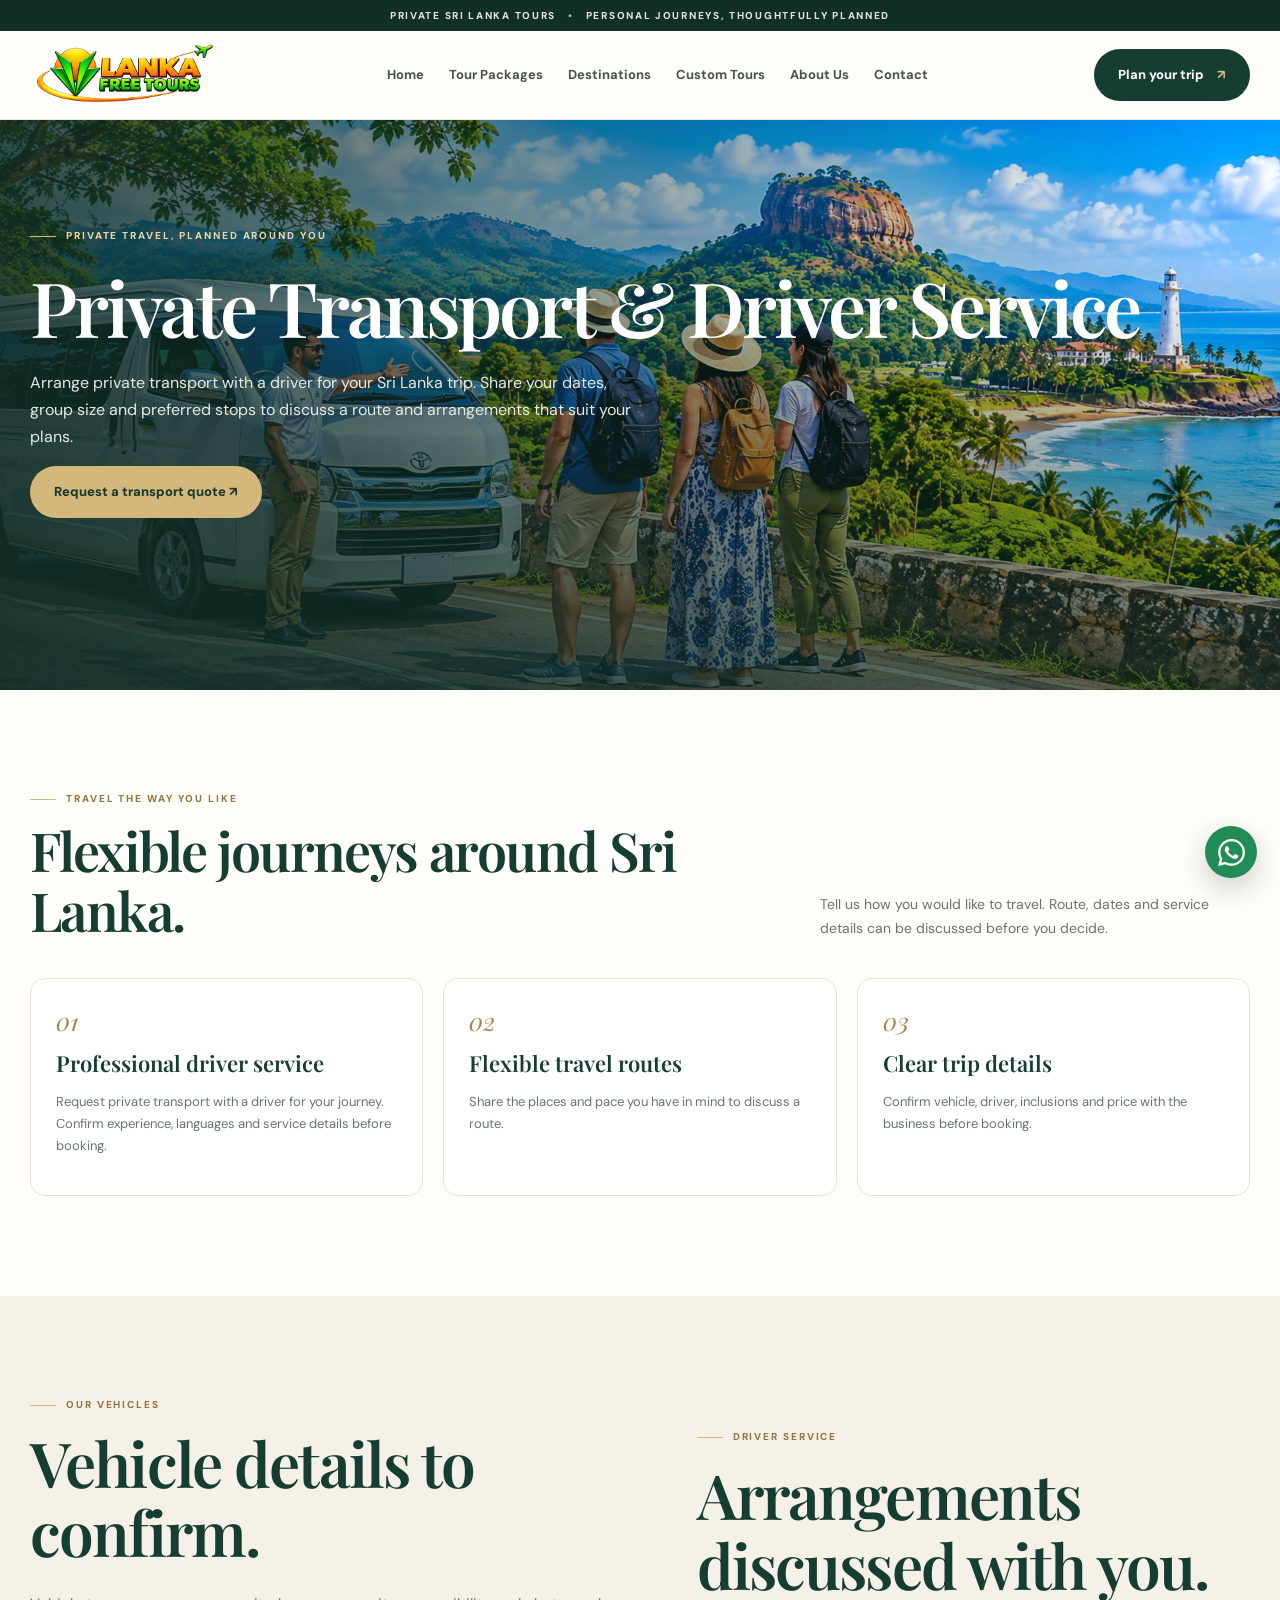
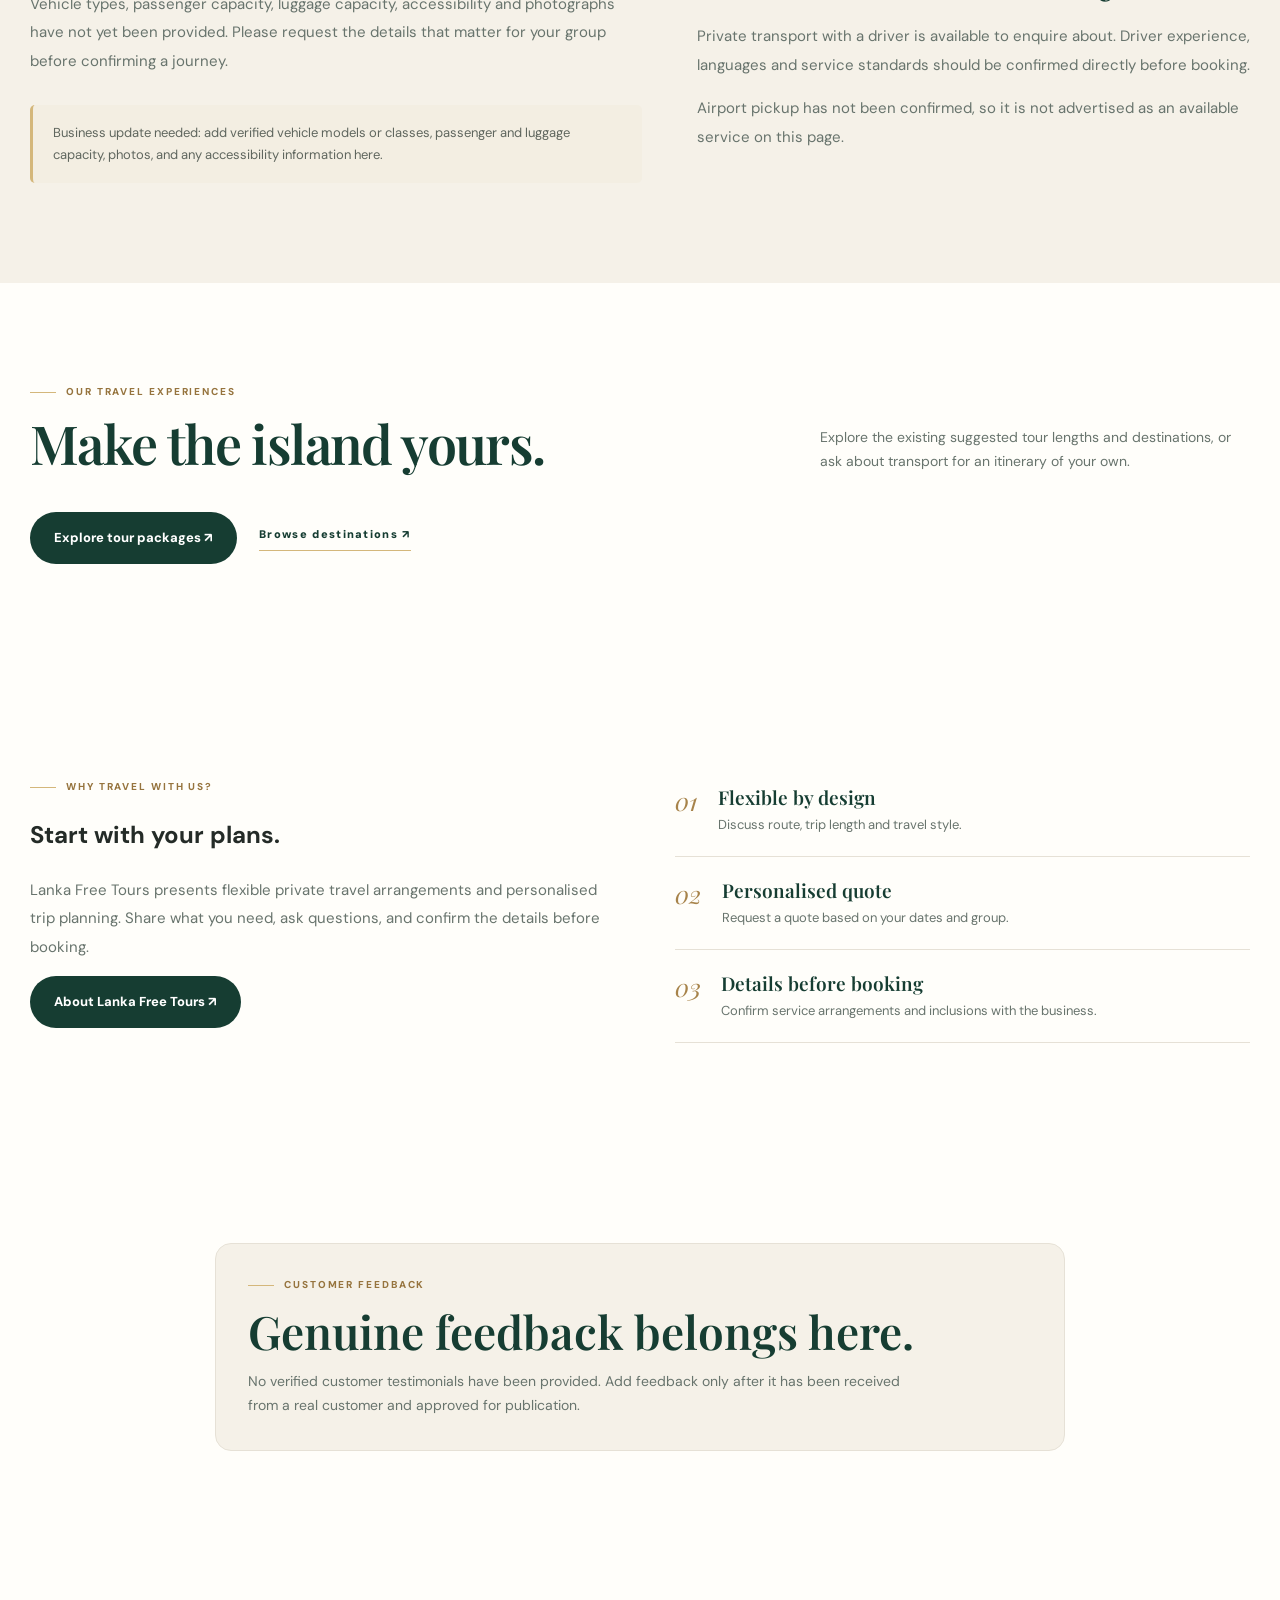
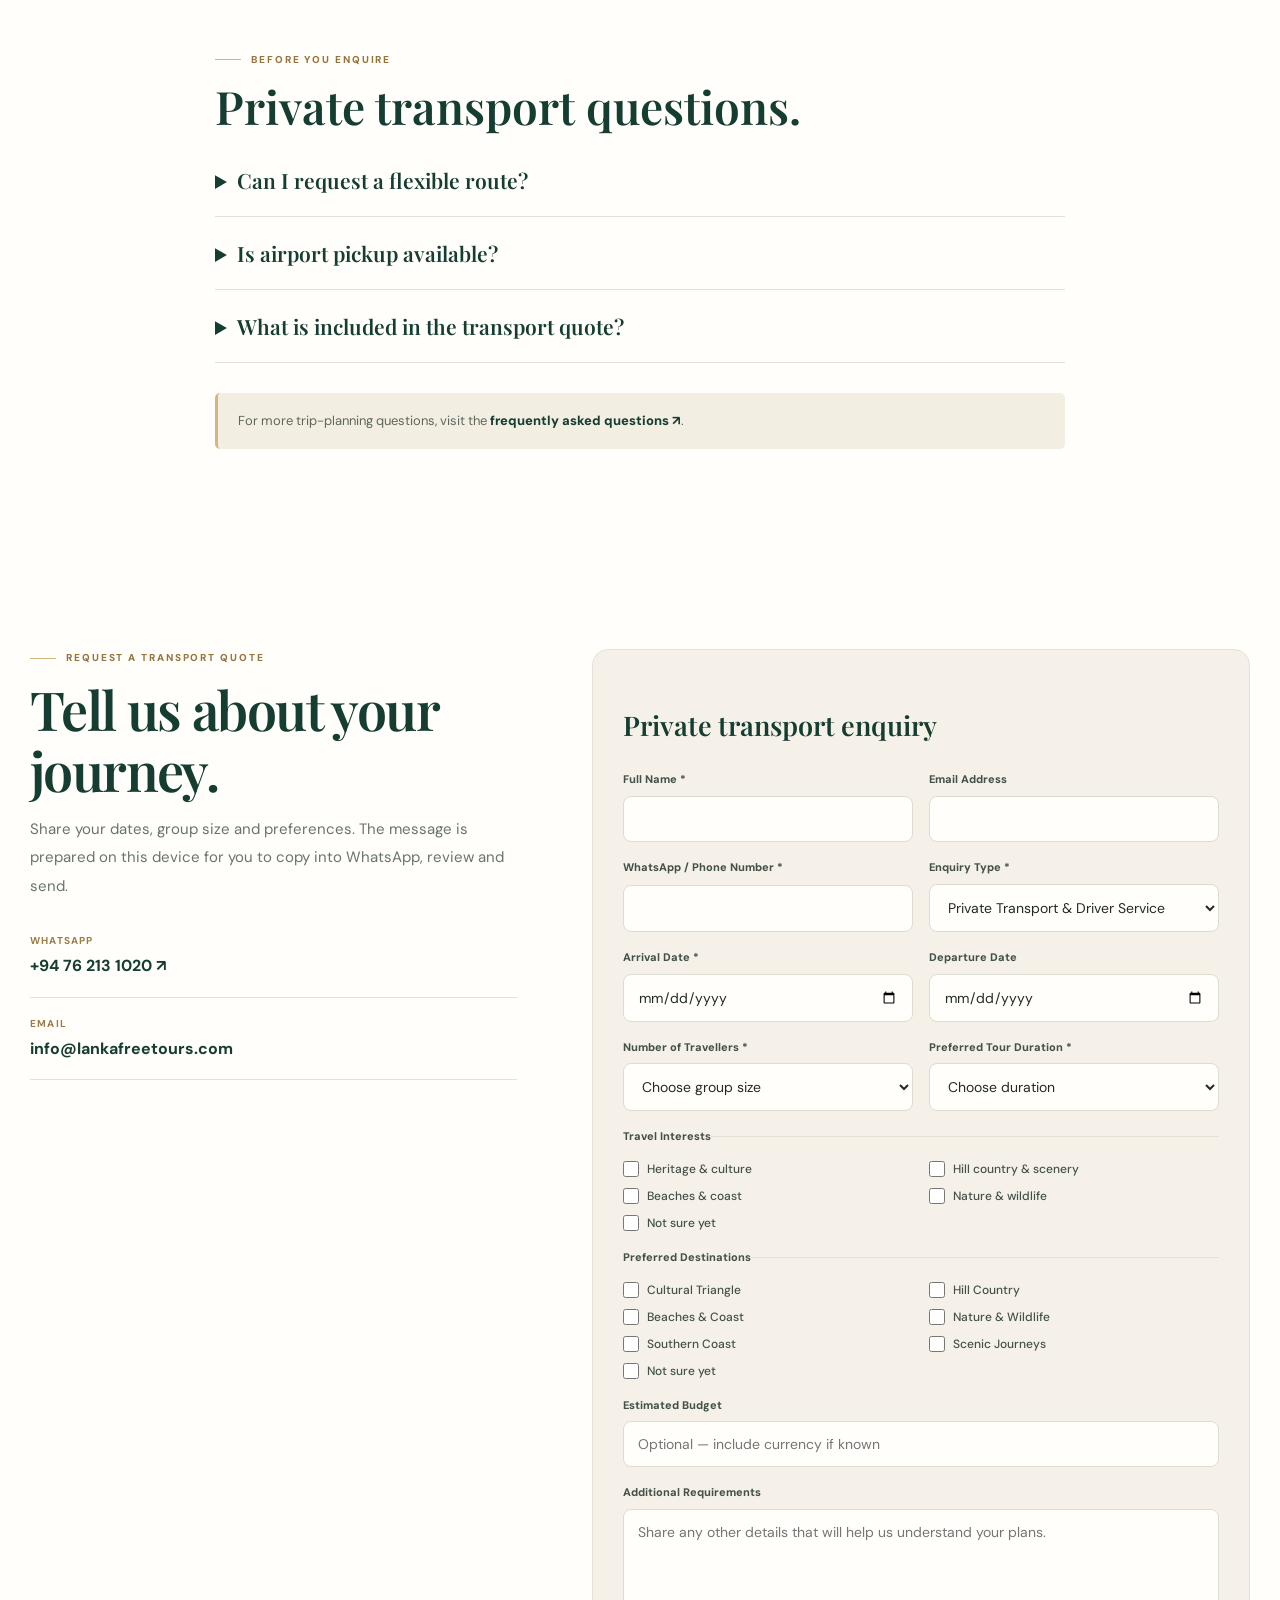
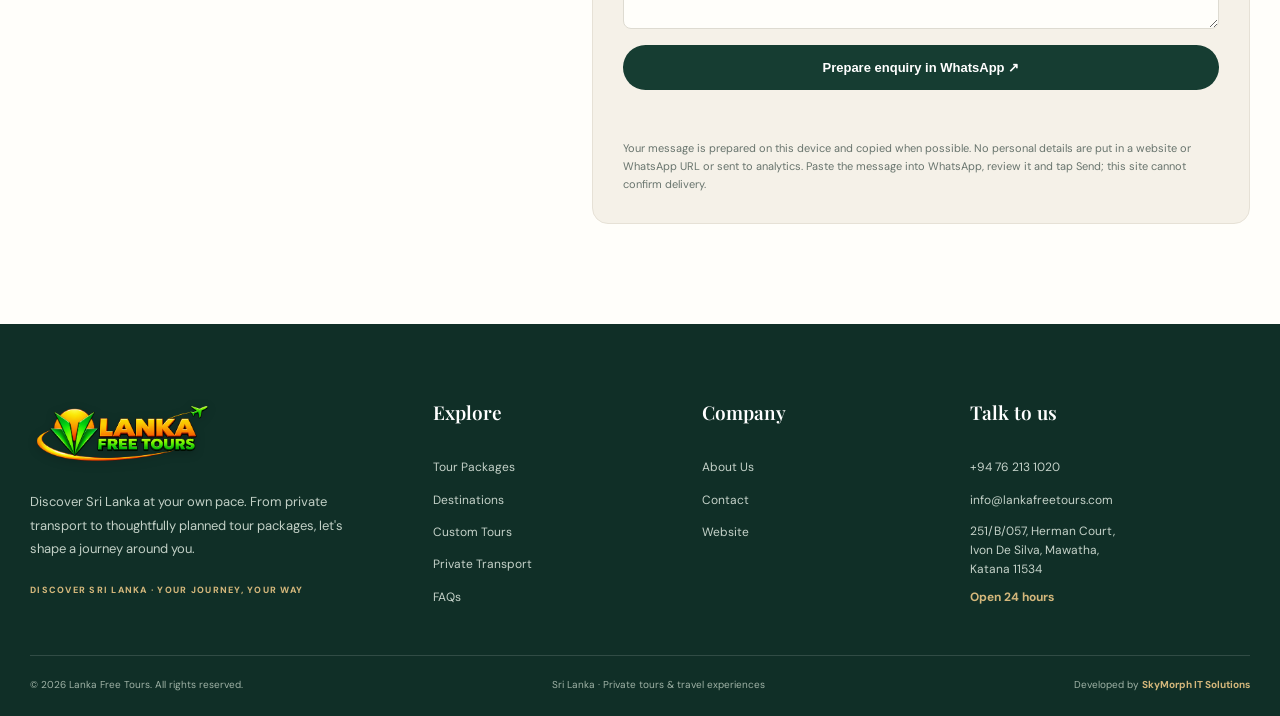
<file: transport.html>
<!doctype html>
<html lang="en">
  <head>
    <meta charset="utf-8" />
    <meta name="viewport" content="width=device-width,initial-scale=1" />
    <title>Private Transport &amp; Driver Service in Sri Lanka | Lanka Free Tours</title>
    <meta
      name="description"
      content="Arrange private transport and a driver for a flexible Sri Lanka journey. Share your dates, group size and preferred route to request a personalised quote."
    />
    <meta name="theme-color" content="#163d32" />
    <link rel="canonical" href="https://lankafreetours.com/transport.html" />
    <link rel="preconnect" href="https://images.unsplash.com" />
    <link rel="stylesheet" href="assets/css/style.css" />
    <link rel="stylesheet" href="assets/css/motion.css" />
    <meta property="og:locale" content="en_US" />
    <meta property="og:type" content="website" />
    <meta property="og:site_name" content="Lanka Free Tours" />
    <meta property="og:title" content="Private Transport &amp; Driver Service in Sri Lanka | Lanka Free Tours" />
    <meta property="og:description" content="Arrange private transport and a driver for a flexible Sri Lanka journey. Share your dates, group size and preferred route to request a personalised quote." />
    <meta property="og:url" content="https://lankafreetours.com/transport.html" />
    <meta property="og:image" content="https://lankafreetours.com/assets/img/hero-optimized.jpg" />
    <meta property="og:image:alt" content="Scenic Sri Lankan railway and green hillside" />
    <meta name="twitter:card" content="summary_large_image" />
    <meta name="twitter:title" content="Private Transport &amp; Driver Service in Sri Lanka | Lanka Free Tours" />
    <meta name="twitter:description" content="Arrange private transport and a driver for a flexible Sri Lanka journey. Share your dates, group size and preferred route to request a personalised quote." />
    <meta name="twitter:image" content="https://lankafreetours.com/assets/img/hero-optimized.jpg" />
    <script type="application/ld+json">
      {
        "@context": "https://schema.org",
        "@type": "TravelAgency",
        "name": "Lanka Free Tours",
        "url": "https://lankafreetours.com/",
        "telephone": "+94 76 213 1020",
        "email": "info@lankafreetours.com",
        "areaServed": {
          "@type": "Country",
          "name": "Sri Lanka"
        },
        "description": "Private tours, transport and driver arrangements, and personalised travel planning in Sri Lanka."
      }
    </script>
  <link rel="icon" type="image/x-icon" href="favicon.ico?v=3"><link rel="icon" type="image/png" sizes="192x192" href="assets/img/android-chrome-192x192.png?v=3"><link rel="icon" type="image/png" sizes="512x512" href="assets/img/android-chrome-512x512.png?v=3"><link rel="apple-touch-icon" sizes="180x180" href="assets/img/apple-touch-icon.png?v=3"></head>
  <body>
    <div class="topline">
      PRIVATE SRI LANKA TOURS <b>•</b> PERSONAL JOURNEYS, THOUGHTFULLY PLANNED
    </div>
    <header class="header">
      <div class="wrap nav">
        <a class="logo" href="index.html">
          <img src="assets/img/logo.png" alt="Lanka Free Tours" />
        </a>
        <button class="menu" aria-label="Toggle menu" aria-expanded="false">☰</button>
        <nav class="links">
          <a href="index.html">Home</a>
          <a href="tour-packages.html">Tour Packages</a>
          <a href="destinations.html">Destinations</a>
          <a href="custom-tours.html">Custom Tours</a>
          <a href="about.html">About Us</a>
          <a href="contact.html">Contact</a>
        </nav>
        <a class="navbutton" data-wa data-tracking-action="transport_enquiry" data-tracking-location="header">
          Plan your trip <span>↗</span>
        </a>
      </div>
    </header>
    <main>
      <section class="detail-hero">
        <img src="assets/img/Coastal Hill Road Adventure.png" alt="Scenic Sri Lankan railway and green hillside" />
        <div class="detail-shade"></div>
        <div class="wrap detail-title">
          <div class="eyebrow light">PRIVATE TRAVEL, PLANNED AROUND YOU</div>
          <h1>Private Transport &amp; Driver Service</h1>
          <p>
            Arrange private transport with a driver for your Sri Lanka trip.
            Share your dates, group size and preferred stops to discuss a route
            and arrangements that suit your plans.
          </p>
          <a class="btn gold" href="#transport-enquiry" data-tracking-action="transport_enquiry">
            Request a transport quote ↗
          </a>
        </div>
      </section>

      <section class="section">
        <div class="wrap">
          <div class="section-head">
            <div>
              <div class="eyebrow">TRAVEL THE WAY YOU LIKE</div>
              <h2>Flexible journeys around Sri Lanka.</h2>
            </div>
            <p>
              Tell us how you would like to travel. Route, dates and service
              details can be discussed before you decide.
            </p>
          </div>
          <div class="transport-benefits">
            <article class="transport-benefit">
              <span>01</span>
              <h3>Professional driver service</h3>
              <p>Request private transport with a driver for your journey. Confirm experience, languages and service details before booking.</p>
            </article>
            <article class="transport-benefit">
              <span>02</span>
              <h3>Flexible travel routes</h3>
              <p>Share the places and pace you have in mind to discuss a route.</p>
            </article>
            <article class="transport-benefit">
              <span>03</span>
              <h3>Clear trip details</h3>
              <p>Confirm vehicle, driver, inclusions and price with the business before booking.</p>
            </article>
          </div>
        </div>
      </section>

      <section class="feature transport-feature">
        <div class="wrap feature-grid">
          <div class="feature-copy">
            <div class="eyebrow">OUR VEHICLES</div>
            <h2>Vehicle details to confirm.</h2>
            <p>
              Vehicle types, passenger capacity, luggage capacity, accessibility
              and photographs have not yet been provided. Please request the
              details that matter for your group before confirming a journey.
            </p>
            <div class="notice">
              Business update needed: add verified vehicle models or classes,
              passenger and luggage capacity, photos, and any accessibility
              information here.
            </div>
          </div>
          <div class="feature-copy">
            <div class="eyebrow">DRIVER SERVICE</div>
            <h2>Arrangements discussed with you.</h2>
            <p>
              Private transport with a driver is available to enquire about.
              Driver experience, languages and service standards should be
              confirmed directly before booking.
            </p>
            <p class="micro">
              Airport pickup has not been confirmed, so it is not advertised as
              an available service on this page.
            </p>
          </div>
        </div>
      </section>

      <section class="section">
        <div class="wrap">
          <div class="section-head">
            <div>
              <div class="eyebrow">OUR TRAVEL EXPERIENCES</div>
              <h2>Make the island yours.</h2>
            </div>
            <p>
              Explore the existing suggested tour lengths and destinations, or
              ask about transport for an itinerary of your own.
            </p>
          </div>
          <div class="experience-links">
            <a class="btn dark" href="tour-packages.html">Explore tour packages ↗</a>
            <a class="underlink" href="destinations.html">Browse destinations ↗</a>
          </div>
        </div>
      </section>

      <section class="section transport-trust">
        <div class="wrap why-grid">
          <div>
            <div class="eyebrow">WHY TRAVEL WITH US?</div>
            <h2>Start with your plans.</h2>
            <p>
              Lanka Free Tours presents flexible private travel arrangements
              and personalised trip planning. Share what you need, ask
              questions, and confirm the details before booking.
            </p>
            <a class="btn dark" href="about.html">About Lanka Free Tours ↗</a>
          </div>
          <div class="why-list">
            <div><span>01</span><section><h3>Flexible by design</h3><p>Discuss route, trip length and travel style.</p></section></div>
            <div><span>02</span><section><h3>Personalised quote</h3><p>Request a quote based on your dates and group.</p></section></div>
            <div><span>03</span><section><h3>Details before booking</h3><p>Confirm service arrangements and inclusions with the business.</p></section></div>
          </div>
        </div>
      </section>

      <section class="section">
        <div class="wrap testimonial-placeholder">
          <div class="eyebrow">CUSTOMER FEEDBACK</div>
          <h2>Genuine feedback belongs here.</h2>
          <p>
            No verified customer testimonials have been provided. Add feedback
            only after it has been received from a real customer and approved
            for publication.
          </p>
        </div>
      </section>

      <section class="section transport-faq">
        <div class="wrap faq-wrap">
          <div class="eyebrow">BEFORE YOU ENQUIRE</div>
          <h2>Private transport questions.</h2>
          <details class="faq">
            <summary>Can I request a flexible route?</summary>
            <p>Yes. Share the places, dates and pace you have in mind so the route can be discussed.</p>
          </details>
          <details class="faq">
            <summary>Is airport pickup available?</summary>
            <p>Airport pickup has not been confirmed. Please ask the business before making plans.</p>
          </details>
          <details class="faq">
            <summary>What is included in the transport quote?</summary>
            <p>Vehicle, driver, route, inclusions and exclusions have not been specified here. Ask for the details in writing before booking.</p>
          </details>
          <div class="notice">
            For more trip-planning questions, visit the
            <a href="faq.html">frequently asked questions ↗</a>.
          </div>
        </div>
      </section>

      <section class="section" id="transport-enquiry">
        <div class="wrap inquiry-layout">
          <div>
            <div class="eyebrow">REQUEST A TRANSPORT QUOTE</div>
            <h2>Tell us about your journey.</h2>
            <p class="prose">
              Share your dates, group size and preferences. The message is
              prepared on this device for you to copy into WhatsApp, review and
              send.
            </p>
            <div class="contact-line">
              <b>WhatsApp</b>
              <a data-wa data-tracking-action="transport_enquiry" data-tracking-location="transport_page">
                +94 76 213 1020 ↗
              </a>
            </div>
            <div class="contact-line">
              <b>Email</b>
              <a href="mailto:info@lankafreetours.com">info@lankafreetours.com</a>
            </div>
          </div>
          <div class="form-card">
            <h3>Private transport enquiry</h3>
            <form class="inquiry" data-inquiry data-form-location="transport_page" data-service-default="transport">
              <div class="formgrid inquiry-grid">
                <div><label for="transport-name">Full Name *</label><input id="transport-name" name="Full Name" type="text" autocomplete="name" maxlength="100" required /></div>
                <div><label for="transport-email">Email Address</label><input id="transport-email" name="Email Address" type="email" autocomplete="email" maxlength="254" /></div>
                <div><label for="transport-phone">WhatsApp / Phone Number *</label><input id="transport-phone" name="WhatsApp / Phone Number" type="tel" autocomplete="tel" inputmode="tel" pattern="[0-9+ .\-\(\)]{7,25}" title="Use numbers and optional +, spaces, parentheses, hyphens, or periods." maxlength="25" required /></div>
                <div><label for="transport-type">Enquiry Type *</label><select id="transport-type" name="Enquiry Type" required><option value="">Choose a service</option><option>Private Transport &amp; Driver Service</option><option>Complete Tour Packages</option></select></div>
                <div><label for="transport-arrival">Arrival Date *</label><input id="transport-arrival" name="Arrival Date" type="date" required /></div>
                <div><label for="transport-departure">Departure Date</label><input id="transport-departure" name="Departure Date" type="date" /></div>
                <div><label for="transport-travellers">Number of Travellers *</label><select id="transport-travellers" name="Number of Travellers" required><option value="">Choose group size</option><option>1</option><option>2</option><option>3–4</option><option>5–8</option><option>9 or more</option></select></div>
                <div><label for="transport-duration">Preferred Tour Duration *</label><select id="transport-duration" name="Preferred Tour Duration" required><option value="">Choose duration</option><option>3 days</option><option>5 days</option><option>7 days</option><option>10 days</option><option>More than 10 days</option><option>Not sure yet</option></select></div>
                <fieldset class="wide choice-group"><legend>Travel Interests</legend><div class="choice-list"><label><input type="checkbox" name="Travel Interests" value="Heritage and culture" /> Heritage &amp; culture</label><label><input type="checkbox" name="Travel Interests" value="Hill country and scenery" /> Hill country &amp; scenery</label><label><input type="checkbox" name="Travel Interests" value="Beaches and coast" /> Beaches &amp; coast</label><label><input type="checkbox" name="Travel Interests" value="Nature and wildlife" /> Nature &amp; wildlife</label><label><input type="checkbox" name="Travel Interests" value="Not sure yet" /> Not sure yet</label></div></fieldset>
                <fieldset class="wide choice-group"><legend>Preferred Destinations</legend><div class="choice-list"><label><input type="checkbox" name="Preferred Destinations" value="Cultural Triangle" /> Cultural Triangle</label><label><input type="checkbox" name="Preferred Destinations" value="Hill Country" /> Hill Country</label><label><input type="checkbox" name="Preferred Destinations" value="Beaches and Coast" /> Beaches &amp; Coast</label><label><input type="checkbox" name="Preferred Destinations" value="Nature and Wildlife" /> Nature &amp; Wildlife</label><label><input type="checkbox" name="Preferred Destinations" value="Southern Coast" /> Southern Coast</label><label><input type="checkbox" name="Preferred Destinations" value="Scenic Journeys" /> Scenic Journeys</label><label><input type="checkbox" name="Preferred Destinations" value="Not sure yet" /> Not sure yet</label></div></fieldset>
                <div class="wide"><label for="transport-budget">Estimated Budget</label><input id="transport-budget" name="Estimated Budget" type="text" maxlength="100" placeholder="Optional — include currency if known" /></div>
                <div class="wide"><label for="transport-details">Additional Requirements</label><textarea id="transport-details" name="Additional Requirements" maxlength="1200" placeholder="Share any other details that will help us understand your plans."></textarea></div>
                <div class="wide">
                  <button class="btn dark" type="submit">Prepare enquiry in WhatsApp ↗</button>
                  <p class="form-status micro" data-form-status role="status" aria-live="polite"></p>
                  <a class="textlink" data-wa-fallback data-tracking-location="form_fallback" hidden>Open WhatsApp to send your message</a><textarea class="message-preview" data-message-preview aria-label="Prepared WhatsApp message" readonly hidden></textarea>
                  <p class="micro privacy-note">
                    Your message is prepared on this device and copied when possible. No personal details are put in a website or WhatsApp URL or sent to analytics. Paste the message into WhatsApp, review it and tap Send; this site cannot confirm delivery.
                  </p>
                </div>
              </div>
            </form>
          </div>
        </div>
      </section>
    </main>
    <footer class="footer">
      <div class="wrap">
        <div class="footer-main">
          <div class="footer-brand">
            <img src="assets/img/logo.png" alt="Lanka Free Tours" />
            <p>Discover Sri Lanka at your own pace. From private transport to thoughtfully planned tour packages, let's shape a journey around you.</p>
            <div class="social-note">DISCOVER SRI LANKA · YOUR JOURNEY, YOUR WAY</div>
          </div>
          <div><h4>Explore</h4><a href="tour-packages.html">Tour Packages</a><a href="destinations.html">Destinations</a><a href="custom-tours.html">Custom Tours</a><a href="transport.html">Private Transport</a><a href="faq.html">FAQs</a></div>
          <div><h4>Company</h4><a href="about.html">About Us</a><a href="contact.html">Contact</a><a href="https://lankafreetours.com">Website</a></div>
          <div><h4>Talk to us</h4><a href="https://wa.me/94762131020" target="_blank" rel="noopener">+94 76 213 1020</a><a href="mailto:info@lankafreetours.com">info@lankafreetours.com</a><div class="footer-contact"><span>251/B/057, Herman Court,<br>Ivon De Silva, Mawatha,<br>Katana 11534</span><span>Open 24 hours</span></div></div>
        </div>
        <div class="footer-bottom">
          <span>© 2026 Lanka Free Tours. All rights reserved.</span>
          <span>Sri Lanka · Private tours &amp; travel experiences</span>
        <span class="developer-credit">Developed by <a href="https://skymorphsolutions.com" target="_blank" rel="noopener noreferrer">SkyMorph IT Solutions</a></span></div>
      </div>
    </footer>
    <a class="floatwa" data-wa data-tracking-action="transport_enquiry" data-tracking-location="floating" aria-label="Contact us on WhatsApp"><svg class="whatsapp-icon" viewBox="0 0 24 24" aria-hidden="true" focusable="false"><path fill="currentColor" d="M17.472 14.382c-.297-.149-1.758-.867-2.03-.967-.273-.099-.471-.148-.67.15-.197.297-.767.966-.94 1.164-.173.198-.347.223-.644.075-.297-.15-1.255-.463-2.39-1.475-.883-.788-1.48-1.761-1.653-2.059-.173-.297-.018-.458.13-.606.134-.133.297-.347.446-.52.149-.174.198-.298.298-.497.099-.198.05-.371-.025-.52-.075-.149-.669-1.612-.916-2.207-.242-.579-.487-.5-.669-.51l-.57-.01c-.198 0-.52.074-.792.372s-1.04 1.016-1.04 2.479 1.065 2.876 1.213 3.074c.149.198 2.095 3.2 5.076 4.487.709.306 1.262.489 1.693.626.711.226 1.358.194 1.87.118.571-.085 1.758-.719 2.006-1.413.248-.694.248-1.289.173-1.413-.074-.124-.272-.198-.57-.347m-5.421 7.403h-.004a9.87 9.87 0 0 1-5.031-1.378l-.361-.214-3.741.982.998-3.648-.235-.374a9.86 9.86 0 0 1-1.51-5.26c.002-5.45 4.436-9.884 9.888-9.884 2.64 0 5.122 1.03 6.988 2.898a9.825 9.825 0 0 1 2.892 6.993c-.003 5.45-4.437 9.885-9.884 9.885m8.413-18.297A11.815 11.815 0 0 0 12.05 0C5.495 0 .16 5.335.157 11.892c0 2.096.547 4.142 1.588 5.946L.057 24l6.305-1.654a11.882 11.882 0 0 0 5.684 1.448h.005c6.554 0 11.89-5.335 11.893-11.893a11.821 11.821 0 0 0-3.48-8.413Z"/></svg></a>
    <script src="assets/js/main.js"></script>
  </body>
</html>
</file>
<file: assets/css/style.css>
@import url('https://fonts.googleapis.com/css2?family=DM+Sans:wght@400;500;600;700;800&family=Playfair+Display:ital,wght@0,500;0,600;0,700;1,500;1,600&display=swap');
:root{--forest:#163d32;--forest2:#245748;--cream:#f5f1e8;--paper:#fffefa;--gold:#d4b77b;--ink:#242b27;--muted:#68746d;--line:#e6e1d6;--max:1220px;--shadow:0 18px 50px rgba(18,48,38,.12)}*{box-sizing:border-box}html{scroll-behavior:smooth}body{margin:0;background:var(--paper);color:var(--ink);font:16px/1.7 'DM Sans',sans-serif}a{color:inherit;text-decoration:none}img{display:block;max-width:100%}.wrap{width:min(var(--max),calc(100% - 48px));margin:auto}.topline{height:31px;display:flex;align-items:center;justify-content:center;gap:12px;background:#102f27;color:#e7e5d9;font-size:10px;font-weight:800;letter-spacing:.17em}.topline b{color:var(--gold)}.header{position:sticky;top:0;z-index:30;background:rgba(255,254,250,.94);backdrop-filter:blur(18px);border-bottom:1px solid rgba(230,225,214,.8)}.nav{height:88px;display:flex;align-items:center;justify-content:space-between;gap:25px}.logo img{width:190px;height:70px;object-fit:contain}.links{display:flex;gap:25px;align-items:center;font-size:13px;font-weight:700;color:#46534b}.links a{transition:.2s}.links a:hover,.links .active{color:#a27c3d}.navbutton,.btn{display:inline-flex;align-items:center;justify-content:center;gap:13px;border-radius:999px;padding:14px 23px;background:var(--forest);color:white;font-size:13px;font-weight:800;transition:.25s;border:1px solid transparent}.navbutton:hover,.btn:hover{transform:translateY(-3px);box-shadow:var(--shadow);background:var(--forest2)}.navbutton span,.btn b{color:var(--gold)}.menu{display:none;border:1px solid var(--line);background:white;border-radius:10px;padding:9px 12px;font-size:20px}.hero{height:min(760px,calc(100vh - 119px));min-height:620px;position:relative;display:flex;align-items:center;background:#1a3d32;overflow:hidden}.hero-bg,.detail-hero>img{position:absolute;inset:0;width:100%;height:100%;object-fit:cover}.hero-overlay{position:absolute;inset:0;background:linear-gradient(90deg,rgba(9,34,26,.88) 0%,rgba(12,43,32,.66) 48%,rgba(14,40,30,.08) 100%)}.hero-content{position:relative;color:white;padding-top:20px}.eyebrow{font-size:10px;font-weight:800;letter-spacing:.19em;color:#96743e}.eyebrow:before{content:'';display:inline-block;width:26px;height:1px;background:var(--gold);vertical-align:middle;margin-right:10px}.eyebrow.light{color:#ead6a9}.hero h1,.detail-title h1{font:600 clamp(54px,7vw,94px)/1.04 'Playfair Display',serif;letter-spacing:-.04em;color:white;margin:23px 0}.hero h1 i,.pagehero h1 i,.feature h2 i,.detail-title h1 i{color:#e2c58b;font-weight:500}.hero-content>p{max-width:570px;color:#e4e9e2;font-size:17px;line-height:1.8;margin:0 0 30px}.actions{display:flex;gap:13px;flex-wrap:wrap}.btn.gold{background:var(--gold);color:#18362b}.btn.gold:hover{background:#e1c991}.btn.ghost{background:rgba(255,255,255,.1);border-color:rgba(255,255,255,.55);backdrop-filter:blur(8px)}.btn.ghost:hover{background:white;color:var(--forest)}.btn.dark{background:var(--forest)}.hero-tags{display:flex;gap:24px;flex-wrap:wrap;margin-top:54px;font-size:9px;letter-spacing:.16em;font-weight:800;color:#e1e8e1}.hero-tags span+span:before{content:'•';color:var(--gold);margin-right:24px}.hero-caption{position:absolute;right:25px;bottom:30px;writing-mode:vertical-rl;color:#fff9;font-size:9px;letter-spacing:.2em}.intro{background:var(--cream);border-bottom:1px solid var(--line)}.intro-inner{padding:32px 0;display:flex;align-items:center;justify-content:space-between;gap:35px}.intro h2{font:600 27px 'Playfair Display',serif;color:var(--forest);margin:0}.intro h2 em{color:#a27c3d;font-weight:500}.intro p{max-width:510px;color:var(--muted);margin:0;font-size:14px}.section{padding:100px 0}.section-head{display:flex;justify-content:space-between;align-items:end;gap:35px;margin-bottom:38px}.section-head h2,.feature h2,.why h2,.inquiry-layout h2,.about-grid h2{font:600 clamp(37px,4.2vw,55px)/1.12 'Playfair Display',serif;letter-spacing:-.03em;color:var(--forest);margin:13px 0 0}.section-head>p{max-width:430px;color:var(--muted);font-size:14px;margin:0}.tour-grid{display:grid;grid-template-columns:repeat(3,1fr);gap:24px}.tour-grid.four{grid-template-columns:repeat(2,1fr)}.tour-card{border:1px solid var(--line);border-radius:17px;overflow:hidden;background:white;transition:.3s}.tour-card:hover{transform:translateY(-7px);box-shadow:var(--shadow)}.tour-image{height:255px;display:block;position:relative;overflow:hidden}.tour-image img{width:100%;height:100%;object-fit:cover;transition:transform .6s}.tour-card:hover .tour-image img{transform:scale(1.06)}.tour-image>span{position:absolute;left:17px;top:17px;padding:8px 12px;border-radius:30px;background:#fffefaeb;color:var(--forest);font-size:9px;font-weight:900;letter-spacing:.12em}.tour-info{padding:24px}.tour-info .eyebrow{font-size:9px}.tour-info h3,.place h3{font:600 25px 'Playfair Display',serif;color:var(--forest);margin:9px 0}.tour-info p,.place p{font-size:13px;color:var(--muted);min-height:48px}.tour-foot{border-top:1px solid var(--line);padding-top:16px;margin-top:18px;display:flex;align-items:center;justify-content:space-between}.tour-foot strong{font:600 17px 'Playfair Display',serif;color:var(--forest)}.tour-foot a{width:38px;height:38px;display:grid;place-items:center;border-radius:50%;background:var(--cream);color:var(--forest);font-size:20px}.tour-foot a:hover{background:var(--forest);color:white}.center{text-align:center}.more{margin-top:36px}.underlink,.textlink{font-size:11px;font-weight:900;letter-spacing:.12em;color:var(--forest);border-bottom:1px solid var(--gold);padding-bottom:6px}.feature{background:var(--cream);padding:100px 0}.feature-grid{display:grid;grid-template-columns:1.05fr .95fr;gap:80px;align-items:center}.feature-photo{height:590px;position:relative;border-radius:18px;overflow:hidden}.feature-photo img{width:100%;height:100%;object-fit:cover}.photo-stamp{position:absolute;bottom:23px;left:23px;background:#fffefaed;padding:13px 17px;color:var(--forest);font-size:10px;font-weight:900;letter-spacing:.16em}.feature h2{font-size:clamp(42px,5vw,62px);margin:15px 0 23px}.feature h2 i{color:#a27c3d}.feature-copy>p,.why-grid>div>p,.prose{color:var(--muted);font-size:15px;line-height:1.9}.service{display:flex;gap:18px;padding:19px 0;border-top:1px solid #ded8ca}.service>span,.why-list>div>span{font:italic 25px 'Playfair Display',serif;color:#a7834a}.service h3,.why-list h3{font:600 19px 'Playfair Display',serif;color:var(--forest);margin:0 0 4px}.service p,.why-list p{font-size:13px;color:var(--muted);margin:0}.feature .btn{margin-top:17px}.destinations{padding-bottom:110px}.dest-grid{display:grid;grid-template-columns:1.15fr 1fr 1fr;grid-template-rows:230px 230px;gap:16px}.dest{position:relative;overflow:hidden;border-radius:15px}.dest img{width:100%;height:100%;object-fit:cover;transition:transform .5s}.dest:hover img{transform:scale(1.06)}.dest:after{content:'';position:absolute;inset:35% 0 0;background:linear-gradient(transparent,rgba(8,26,20,.78))}.dest b{position:absolute;bottom:19px;left:20px;z-index:1;color:white;font:600 23px 'Playfair Display',serif}.dest-large{grid-row:span 2}.why{background:#fff;border-top:1px solid var(--line)}.why-grid{display:grid;grid-template-columns:1fr 1fr;gap:100px;align-items:center}.why h2{margin:15px 0 20px}.why-list>div{display:flex;gap:20px;padding:20px 0;border-bottom:1px solid var(--line)}.cta-wrap{padding:15px 0 95px}.cta{background:var(--forest);border-radius:20px;padding:54px 60px;display:flex;align-items:center;justify-content:space-between;gap:30px;color:white}.cta h2{font:600 clamp(30px,4vw,47px)/1.15 'Playfair Display',serif;color:white;margin:13px 0}.cta p{margin:0;color:#d4e0d7;font-size:14px}.pagehero{background:var(--cream);padding:90px 0 84px}.pagehero h1{font:600 clamp(49px,6vw,78px)/1.06 'Playfair Display',serif;color:var(--forest);margin:20px 0}.pagehero h1 i{color:#a7834a}.pagehero p{max-width:670px;color:var(--muted);font-size:16px}.notice{margin-top:30px;background:#f3eee2;border-left:3px solid var(--gold);padding:17px 20px;border-radius:5px;color:#5f665e;font-size:13px}.notice a{font-weight:800;color:var(--forest)}.detail-hero{height:570px;position:relative;display:flex;align-items:end;overflow:hidden;background:var(--forest)}.detail-shade{position:absolute;inset:0;background:linear-gradient(90deg,#102f27d9,transparent 95%),linear-gradient(0deg,#102f27aa,transparent 75%)}.detail-title{position:relative;color:white;padding-bottom:65px}.detail-title h1{font-size:clamp(48px,6vw,76px)}.detail-title p{max-width:620px;color:#e5eae4}.detail-layout{display:grid;grid-template-columns:1.5fr .8fr;gap:70px;align-items:start}.detail-layout h2{font:600 40px 'Playfair Display',serif;color:var(--forest)}.detail-layout h3{font:600 24px 'Playfair Display',serif;color:var(--forest)}.ticks{padding-left:20px;color:var(--muted);line-height:2.2}.ticks li::marker{color:#a7834a}.quote-card,.form-card{background:var(--cream);padding:30px;border-radius:16px;border:1px solid var(--line)}.quote-card h3,.form-card h3{font:600 27px 'Playfair Display',serif;color:var(--forest)}.quote-card p{color:var(--muted);font-size:14px}.full{width:100%}.quote-card .textlink{display:block;text-align:center;margin-top:22px}.place-grid{display:grid;grid-template-columns:repeat(2,1fr);gap:25px}.place{border:1px solid var(--line);border-radius:15px;overflow:hidden}.place img{width:100%;height:280px;object-fit:cover}.place>div{padding:20px 24px}.place p{min-height:0}.inquiry-layout{display:grid;grid-template-columns:.85fr 1.15fr;gap:75px;align-items:start}.contact-line{padding:17px 0;border-bottom:1px solid var(--line);display:flex;flex-direction:column;gap:3px}.contact-line b{font-size:10px;text-transform:uppercase;letter-spacing:.12em;color:#9a7a46}.contact-line a{font-weight:700;color:var(--forest)}.formgrid{display:grid;grid-template-columns:1fr 1fr;gap:16px}.formgrid>div{display:grid;gap:7px}.formgrid .wide{grid-column:1/-1}label{font-size:11px;font-weight:800;color:#435148}input,select,textarea{width:100%;padding:13px 14px;border:1px solid #dedbd1;border-radius:8px;background:#fffefa;font:14px 'DM Sans',sans-serif;color:var(--ink)}textarea{min-height:120px;resize:vertical}.micro{font-size:11px;color:var(--muted);margin:0}.about-grid{display:grid;grid-template-columns:1fr 1fr;gap:70px;align-items:center}.about-grid>img{width:100%;height:500px;object-fit:cover;border-radius:16px}.faq-wrap{max-width:850px}.faq{padding:22px 0;border-bottom:1px solid var(--line)}.faq summary{font:600 21px 'Playfair Display',serif;color:var(--forest);cursor:pointer}.faq p{color:var(--muted);font-size:14px}.footer{background:#102f27;color:#e6eee7;padding:68px 0 23px}.footer-main{display:grid;grid-template-columns:1.6fr 1fr 1fr 1.25fr;gap:45px}.footer-brand img{width:185px;height:85px;object-fit:contain;object-position:left center;filter:drop-shadow(0 2px 5px #0003)}.footer-brand p{max-width:330px;color:#c2d0c6;font-size:13px;line-height:1.8}.social-note{font-size:9px;letter-spacing:.14em;color:var(--gold);font-weight:800;margin-top:23px}.footer h4{font:600 19px 'Playfair Display',serif;color:#fff;margin:7px 0 20px}.footer-main>div:not(:first-child){display:flex;flex-direction:column;align-items:flex-start;gap:12px}.footer-main a{font-size:12px;color:#c5d2c9;transition:.2s}.footer-main a:hover{color:var(--gold)}.footer-bottom{border-top:1px solid #ffffff24;margin-top:48px;padding-top:20px;display:flex;justify-content:space-between;gap:15px;flex-wrap:wrap;color:#9fb2a6;font-size:10px}.floatwa{position:fixed;z-index:20;right:23px;bottom:22px;background:#218c55;color:white;border-radius:99px;padding:13px 19px;font-size:12px;font-weight:800;box-shadow:0 10px 30px #0003}.floatwa:hover{background:#176c40}.floatwa b{margin-left:8px;color:#d7f0dd}
@media(max-width:980px){.links{gap:13px;font-size:11px}.navbutton{padding:12px 15px}.feature-grid,.why-grid{gap:45px}.footer-main{grid-template-columns:1.4fr 1fr 1fr}.footer-main>div:last-child{grid-column:2}.tour-image{height:220px}}
@media(max-width:760px){.wrap{width:min(var(--max),calc(100% - 34px))}.topline{font-size:8px;letter-spacing:.1em}.nav{height:74px}.logo img{width:158px;height:60px}.menu{display:block}.links{display:none;position:absolute;top:74px;left:0;right:0;background:var(--paper);padding:22px 26px;flex-direction:column;align-items:flex-start;border-bottom:1px solid var(--line);font-size:14px}.links.open{display:flex}.navbutton{display:none}.hero{height:auto;min-height:680px}.hero-overlay{background:linear-gradient(90deg,#0b2b22db,#0b2b2282)}.hero-content{padding-top:75px;padding-bottom:65px}.hero h1{font-size:clamp(49px,12vw,72px)}.hero-content>p{font-size:15px}.hero-tags{gap:12px;margin-top:35px;font-size:8px}.hero-tags span+span:before{margin-right:12px}.hero-caption{display:none}.intro-inner,.section-head{display:block}.intro-inner{padding:27px 0}.intro p{margin-top:10px}.section{padding:68px 0}.section-head>p{margin-top:15px}.tour-grid,.tour-grid.four{grid-template-columns:1fr}.tour-image{height:245px}.feature{padding:68px 0}.feature-grid,.why-grid,.inquiry-layout,.about-grid,.detail-layout{grid-template-columns:1fr;gap:34px}.feature-photo{height:390px}.dest-grid{grid-template-columns:1fr 1fr;grid-template-rows:180px 180px 180px}.dest-large{grid-row:auto;grid-column:span 2}.dest b{font-size:18px;left:13px;bottom:13px}.cta{padding:34px 25px;display:block}.cta .btn{margin-top:25px}.pagehero{padding:65px 0}.pagehero h1{font-size:52px}.detail-hero{height:540px}.detail-title{padding-bottom:45px}.place-grid{grid-template-columns:1fr}.place img{height:235px}.form-card{padding:22px}.footer-main{grid-template-columns:1fr 1fr;gap:30px}.footer-brand{grid-column:1/-1}.footer-main>div:last-child{grid-column:auto}.footer-bottom{display:block}.footer-bottom span{display:block;margin:7px 0}.cta-wrap{padding-bottom:65px}}
@media(max-width:420px){.formgrid{grid-template-columns:1fr}.formgrid .wide{grid-column:auto}.hero-tags{display:grid;gap:8px}.dest-grid{gap:10px}.dest{border-radius:10px}.dest b{font-size:16px}.footer-main{gap:25px 18px}}
.footer-contact{display:grid;gap:8px;max-width:230px;color:#c5d2c9;font-size:12px;line-height:1.6}
.footer-contact span:last-child{color:var(--gold);font-weight:700}
.contact-line>span{color:var(--forest);font-weight:600}
.contact-map{margin-top:70px}
.contact-map h2{margin:0 0 20px;color:var(--forest);font:600 clamp(32px,4vw,46px)/1.15 'Playfair Display',serif}
.map-frame{height:450px;overflow:hidden;border:1px solid var(--line);border-radius:16px;background:var(--cream)}
.map-frame iframe{display:block;width:100%;height:100%;border:0}
@media(max-width:760px){.contact-map{margin-top:48px}.map-frame{height:350px}}
</file>
<file: assets/css/motion.css>
:root {
  --motion-fast: 180ms;
  --motion-base: 320ms;
  --motion-slow: 680ms;
  --motion-ease: cubic-bezier(0.22, 1, 0.36, 1);
}

html {
  scroll-padding-top: 92px;
}

.header {
  transition:
    background-color var(--motion-base) ease,
    box-shadow var(--motion-base) ease,
    border-color var(--motion-base) ease;
}

.header.is-scrolled {
  background: rgba(255, 254, 250, 0.98);
  box-shadow: 0 8px 26px rgba(18, 48, 38, 0.08);
  border-bottom-color: rgba(230, 225, 214, 0.95);
}

.links a {
  position: relative;
  transition: color var(--motion-fast) ease;
}

.links a::after {
  content: "";
  position: absolute;
  right: 0;
  bottom: -7px;
  left: 0;
  height: 1px;
  background: var(--gold);
  transform: scaleX(0);
  transform-origin: left center;
  transition: transform var(--motion-base) var(--motion-ease);
}

.links a:hover::after,
.links a.active::after {
  transform: scaleX(1);
}

.navbutton,
.btn,
.underlink,
.textlink,
.tour-foot a,
.floatwa,
.contact-line a,
.footer-main a {
  transition:
    color var(--motion-fast) ease,
    background-color var(--motion-fast) ease,
    border-color var(--motion-fast) ease,
    box-shadow var(--motion-base) ease,
    transform var(--motion-base) var(--motion-ease);
}

.navbutton:hover,
.btn:hover {
  transform: translateY(-2px);
}

.floatwa {
  transition:
    background-color var(--motion-fast) ease,
    box-shadow var(--motion-base) ease,
    transform var(--motion-base) var(--motion-ease);
}

.floatwa:hover {
  transform: translateY(-3px);
  box-shadow: 0 14px 32px rgba(0, 0, 0, 0.22);
}

.hero-bg,
.detail-hero > img {
  transform-origin: center;
}

.motion-ready .hero-bg,
.motion-ready .detail-hero > img {
  animation: cinematic-image-in 1.8s var(--motion-ease) both;
}

.hero-bg-video {
  object-position: center center;
}

.hero-bg-video > .hero-bg-fallback {
  position: absolute;
  inset: 0;
  width: 100%;
  height: 100%;
  object-fit: cover;
  object-position: center center;
}

.hero-overlay {
  background: linear-gradient(
    90deg,
    rgba(9, 34, 26, 0.76) 0%,
    rgba(12, 43, 32, 0.5) 48%,
    rgba(14, 40, 30, 0.15) 100%
  );
}

.motion-ready .hero-content > *,
.motion-ready .detail-title > *,
.motion-ready .pagehero .wrap > * {
  animation: hero-copy-in 720ms var(--motion-ease) both;
}

.motion-ready .hero-content > :nth-child(1),
.motion-ready .detail-title > :nth-child(1),
.motion-ready .pagehero .wrap > :nth-child(1) {
  animation-delay: 80ms;
}

.motion-ready .hero-content > :nth-child(2),
.motion-ready .detail-title > :nth-child(2),
.motion-ready .pagehero .wrap > :nth-child(2) {
  animation-delay: 180ms;
}

.motion-ready .hero-content > :nth-child(3),
.motion-ready .detail-title > :nth-child(3),
.motion-ready .pagehero .wrap > :nth-child(3) {
  animation-delay: 280ms;
}

.motion-ready .hero-content > :nth-child(4),
.motion-ready .detail-title > :nth-child(4) {
  animation-delay: 380ms;
}

.motion-ready .hero-content > :nth-child(5) {
  animation-delay: 460ms;
}

.motion-ready main {
  animation: page-enter 360ms ease-out both;
}

@keyframes cinematic-image-in {
  from {
    transform: translate3d(0, var(--parallax-offset, 0), 0) scale(1.075);
  }
  to {
    transform: translate3d(0, var(--parallax-offset, 0), 0) scale(1.02);
  }
}

@keyframes hero-copy-in {
  from {
    opacity: 0;
    transform: translate3d(0, 18px, 0);
  }
  to {
    opacity: 1;
    transform: translate3d(0, 0, 0);
  }
}

@keyframes page-enter {
  from {
    opacity: 0.86;
  }
  to {
    opacity: 1;
  }
}

.motion-ready [data-reveal] {
  opacity: 0;
  transform: translate3d(0, 22px, 0) scale(0.99);
  transition:
    opacity var(--motion-slow) var(--motion-ease),
    transform var(--motion-slow) var(--motion-ease);
  transition-delay: var(--reveal-delay, 0ms);
}

.motion-ready [data-reveal="left"] {
  transform: translate3d(-22px, 0, 0) scale(0.99);
}

.motion-ready [data-reveal="right"] {
  transform: translate3d(22px, 0, 0) scale(0.99);
}

.motion-ready [data-reveal="scale"] {
  transform: scale(0.96);
}

.motion-ready [data-reveal].is-visible {
  opacity: 1;
  transform: translate3d(0, 0, 0) scale(1);
}

.tour-card,
.place,
.dest {
  transition:
    transform var(--motion-base) var(--motion-ease),
    box-shadow var(--motion-base) var(--motion-ease),
    border-color var(--motion-base) ease;
}

.tour-card {
  border-color: var(--line);
}

.tour-image img,
.dest img,
.place img {
  transition: transform 720ms var(--motion-ease);
}

.tour-image::after,
.dest::before {
  content: "";
  position: absolute;
  inset: 0;
  pointer-events: none;
  opacity: 0;
  background: linear-gradient(180deg, transparent 48%, rgba(12, 39, 30, 0.18));
  transition: opacity var(--motion-base) ease;
}

.tour-image::after {
  z-index: 0;
}

.tour-image > span {
  z-index: 1;
}

.tour-foot a {
  transition:
    color var(--motion-fast) ease,
    background-color var(--motion-fast) ease,
    transform var(--motion-base) var(--motion-ease);
}

.faq {
  transition:
    background-color var(--motion-base) ease,
    border-color var(--motion-base) ease;
}

.faq summary {
  transition: color var(--motion-fast) ease;
}

.faq summary:hover,
.faq[open] summary {
  color: #a27c3d;
}

.faq p {
  animation: faq-answer-in 240ms ease-out both;
}

@keyframes faq-answer-in {
  from {
    opacity: 0;
    transform: translateY(-4px);
  }
  to {
    opacity: 1;
    transform: translateY(0);
  }
}

.form-card {
  transition:
    border-color var(--motion-base) ease,
    box-shadow var(--motion-base) ease;
}

.form-card:focus-within {
  border-color: rgba(212, 183, 123, 0.8);
  box-shadow: 0 12px 34px rgba(18, 48, 38, 0.08);
}

input,
select,
textarea {
  transition:
    border-color var(--motion-fast) ease,
    box-shadow var(--motion-fast) ease;
}

input:focus,
select:focus,
textarea:focus {
  outline: none;
  border-color: #a7834a;
  box-shadow: 0 0 0 3px rgba(212, 183, 123, 0.2);
}

:where(a, button, input, select, textarea, summary):focus-visible {
  outline: 2px solid #a7834a;
  outline-offset: 3px;
}

@media (hover: hover) and (pointer: fine) {
  .tour-card:hover,
  .place:hover {
    transform: translateY(-5px);
    border-color: rgba(212, 183, 123, 0.75);
    box-shadow: 0 18px 42px rgba(18, 48, 38, 0.12);
  }

  .tour-card:hover .tour-image img,
  .place:hover img,
  .dest:hover img {
    transform: scale(1.045);
  }

  .tour-image:hover::after,
  .dest:hover::before {
    opacity: 1;
  }

  .tour-foot a:hover {
    transform: translateX(3px);
  }
}

.menu {
  transition:
    color var(--motion-fast) ease,
    background-color var(--motion-fast) ease,
    border-color var(--motion-fast) ease,
    transform var(--motion-base) var(--motion-ease);
}

.menu[aria-expanded="true"] {
  color: var(--forest);
  border-color: var(--gold);
}

@media (max-width: 760px) {
  .hero-overlay {
    background: linear-gradient(
      90deg,
      rgba(11, 43, 34, 0.8),
      rgba(11, 43, 34, 0.56)
    );
  }

  html {
    scroll-padding-top: 78px;
  }

  .header .links {
    display: flex;
    visibility: hidden;
    opacity: 0;
    pointer-events: none;
    transform: translateY(-8px);
    transition:
      opacity 220ms ease,
      transform 220ms var(--motion-ease),
      visibility 220ms;
  }

  .header .links.open {
    visibility: visible;
    opacity: 1;
    pointer-events: auto;
    transform: translateY(0);
  }

  .header .links a::after {
    bottom: -4px;
  }
}

@media (prefers-reduced-motion: reduce) {
  html {
    scroll-behavior: auto;
  }

  *,
  *::before,
  *::after {
    scroll-behavior: auto !important;
    animation-duration: 0.01ms !important;
    animation-iteration-count: 1 !important;
    transition-duration: 0.01ms !important;
    transition-delay: 0ms !important;
  }
}

.inquiry-grid fieldset {
  min-width: 0;
  margin: 0;
}

.choice-group {
  padding: 14px 0 0;
  border: 0;
  border-top: 1px solid var(--line);
}

.choice-group legend {
  padding: 0;
  color: #435148;
  font-size: 11px;
  font-weight: 800;
}

.choice-list {
  display: grid;
  grid-template-columns: repeat(2, minmax(0, 1fr));
  gap: 9px 16px;
}

.choice-list label {
  display: flex;
  align-items: flex-start;
  gap: 8px;
  font-size: 12px;
  font-weight: 500;
  line-height: 1.5;
}

.choice-list input {
  width: 16px;
  min-width: 16px;
  height: 16px;
  margin: 1px 0 0;
  padding: 0;
  accent-color: var(--forest);
}

.form-status {
  min-height: 1.5em;
  margin: 10px 0 0;
  color: var(--forest);
}

.textlink[data-wa-fallback][hidden] {
  display: none;
}

.privacy-note {
  margin-top: 10px;
  line-height: 1.6;
}

.message-preview {
  min-height: 180px;
  margin-top: 12px;
  font-size: 12px;
  line-height: 1.6;
  white-space: pre-wrap;
}

.message-preview[hidden] {
  display: none;
}

.transport-benefits {
  display: grid;
  grid-template-columns: repeat(3, minmax(0, 1fr));
  gap: 20px;
}

.transport-benefit {
  padding: 25px;
  border: 1px solid var(--line);
  border-radius: 15px;
  background: #fff;
}

.transport-benefit > span {
  color: #a7834a;
  font: italic 25px 'Playfair Display', serif;
}

.transport-benefit h3,
.package-facts h3 {
  margin: 8px 0;
  color: var(--forest);
  font: 600 22px 'Playfair Display', serif;
}

.transport-benefit p,
.package-facts p,
.package-facts dd {
  color: var(--muted);
  font-size: 13px;
}

.transport-feature .feature-grid {
  gap: 55px;
}

.transport-trust .why-grid {
  gap: 70px;
}

.testimonial-placeholder {
  max-width: 850px;
  padding: 32px;
  border: 1px solid var(--line);
  border-radius: 16px;
  background: var(--cream);
}

.testimonial-placeholder h2,
.transport-faq h2 {
  margin: 12px 0;
  color: var(--forest);
  font: 600 clamp(32px, 4vw, 46px)/1.15 'Playfair Display', serif;
}

.testimonial-placeholder p {
  max-width: 680px;
  margin: 0;
  color: var(--muted);
  font-size: 14px;
}

.experience-links {
  display: flex;
  align-items: center;
  gap: 22px;
  flex-wrap: wrap;
}

.package-facts {
  margin-top: 36px;
  padding-top: 25px;
  border-top: 1px solid var(--line);
}

.package-facts dl {
  display: grid;
  grid-template-columns: minmax(120px, 0.4fr) 1fr;
  gap: 9px 18px;
  margin: 18px 0 28px;
}

.package-facts dt {
  color: var(--forest);
  font-size: 13px;
  font-weight: 800;
}

.package-facts dd {
  margin: 0;
}

.package-facts ol {
  padding-left: 22px;
  color: var(--muted);
  font-size: 13px;
}

.package-facts li {
  padding: 4px 0;
}

.package-facts .btn {
  margin-top: 12px;
}

@media (max-width: 980px) {
  .transport-benefits {
    gap: 14px;
  }

  .transport-benefit {
    padding: 20px;
  }
}

@media (max-width: 760px) {
  .choice-list,
  .transport-benefits {
    grid-template-columns: 1fr;
  }

  .transport-feature .feature-grid,
  .transport-trust .why-grid {
    gap: 30px;
  }

  .testimonial-placeholder {
    padding: 24px;
  }

  .package-facts dl {
    grid-template-columns: 1fr;
    gap: 3px;
  }
}

.floatwa {
  display: grid;
  width: 52px;
  height: 52px;
  padding: 0;
  place-items: center;
}

.whatsapp-icon {
  display: block;
  width: 27px;
  height: 27px;
  color: currentColor;
}

.back-to-top {
  position: fixed;
  z-index: 19;
  right: 23px;
  bottom: 86px;
  display: grid;
  width: 48px;
  height: 48px;
  padding: 0;
  place-items: center;
  border: 1px solid rgba(212, 183, 123, 0.85);
  border-radius: 50%;
  background: var(--cream);
  color: var(--forest);
  box-shadow: 0 8px 24px rgba(0, 0, 0, 0.18);
  opacity: 0;
  visibility: hidden;
  pointer-events: none;
  transform: translateY(8px);
  cursor: pointer;
  transition:
    opacity var(--motion-base) ease,
    visibility var(--motion-base) ease,
    transform var(--motion-base) var(--motion-ease),
    box-shadow var(--motion-base) ease;
}

.back-to-top.is-visible {
  opacity: 1;
  visibility: visible;
  pointer-events: auto;
  transform: translateY(0);
}

.back-to-top svg {
  width: 23px;
  height: 23px;
  fill: currentColor;
}

.developer-credit {
  white-space: normal;
}

.developer-credit a {
  color: var(--gold);
  font-weight: 700;
  transition: color var(--motion-fast) ease;
}

.developer-credit a:hover {
  color: #ead6a9;
}

@media (hover: hover) and (pointer: fine) {
  .back-to-top:hover {
    transform: translateY(-2px);
    box-shadow: 0 12px 28px rgba(0, 0, 0, 0.22);
  }
}

@media (max-width: 760px) {
  .floatwa {
    width: 50px;
    height: 50px;
  }

  .back-to-top {
    right: 23px;
    bottom: 84px;
    width: 46px;
    height: 46px;
  }
}
</file>
